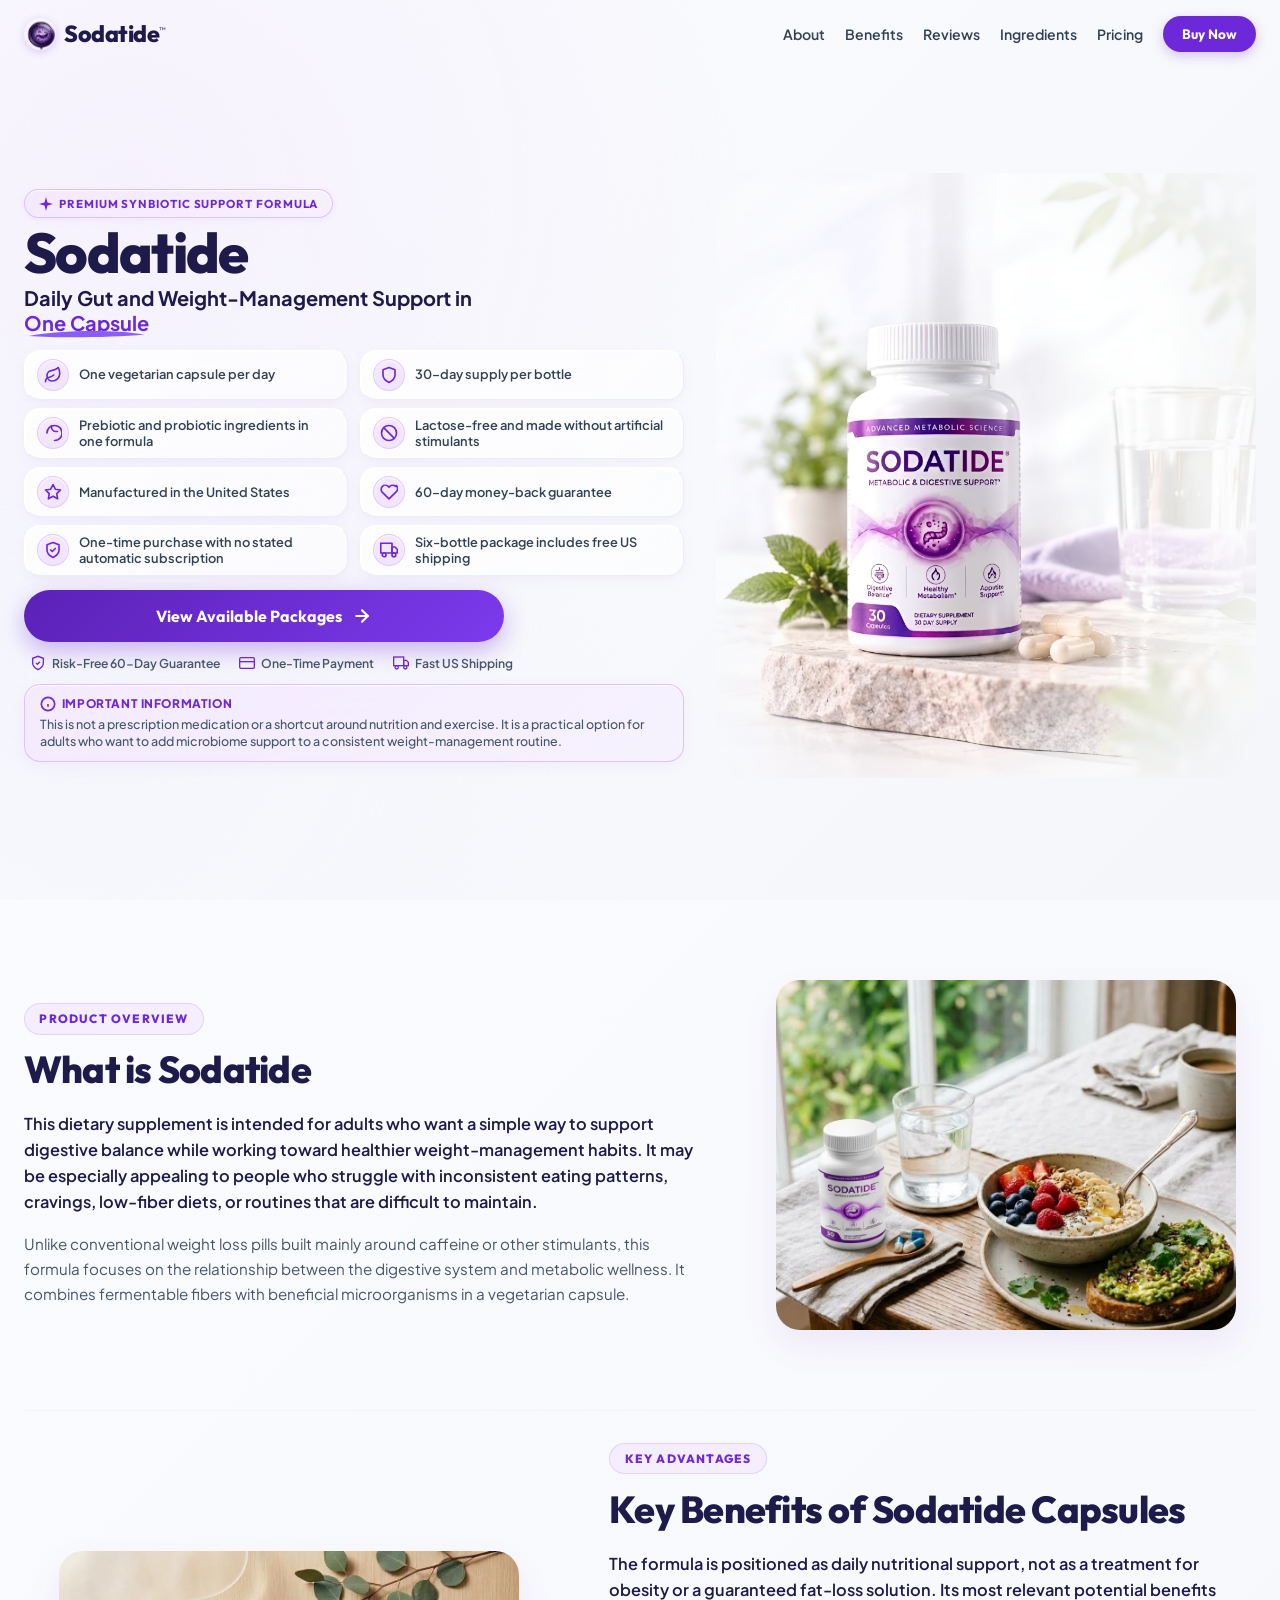
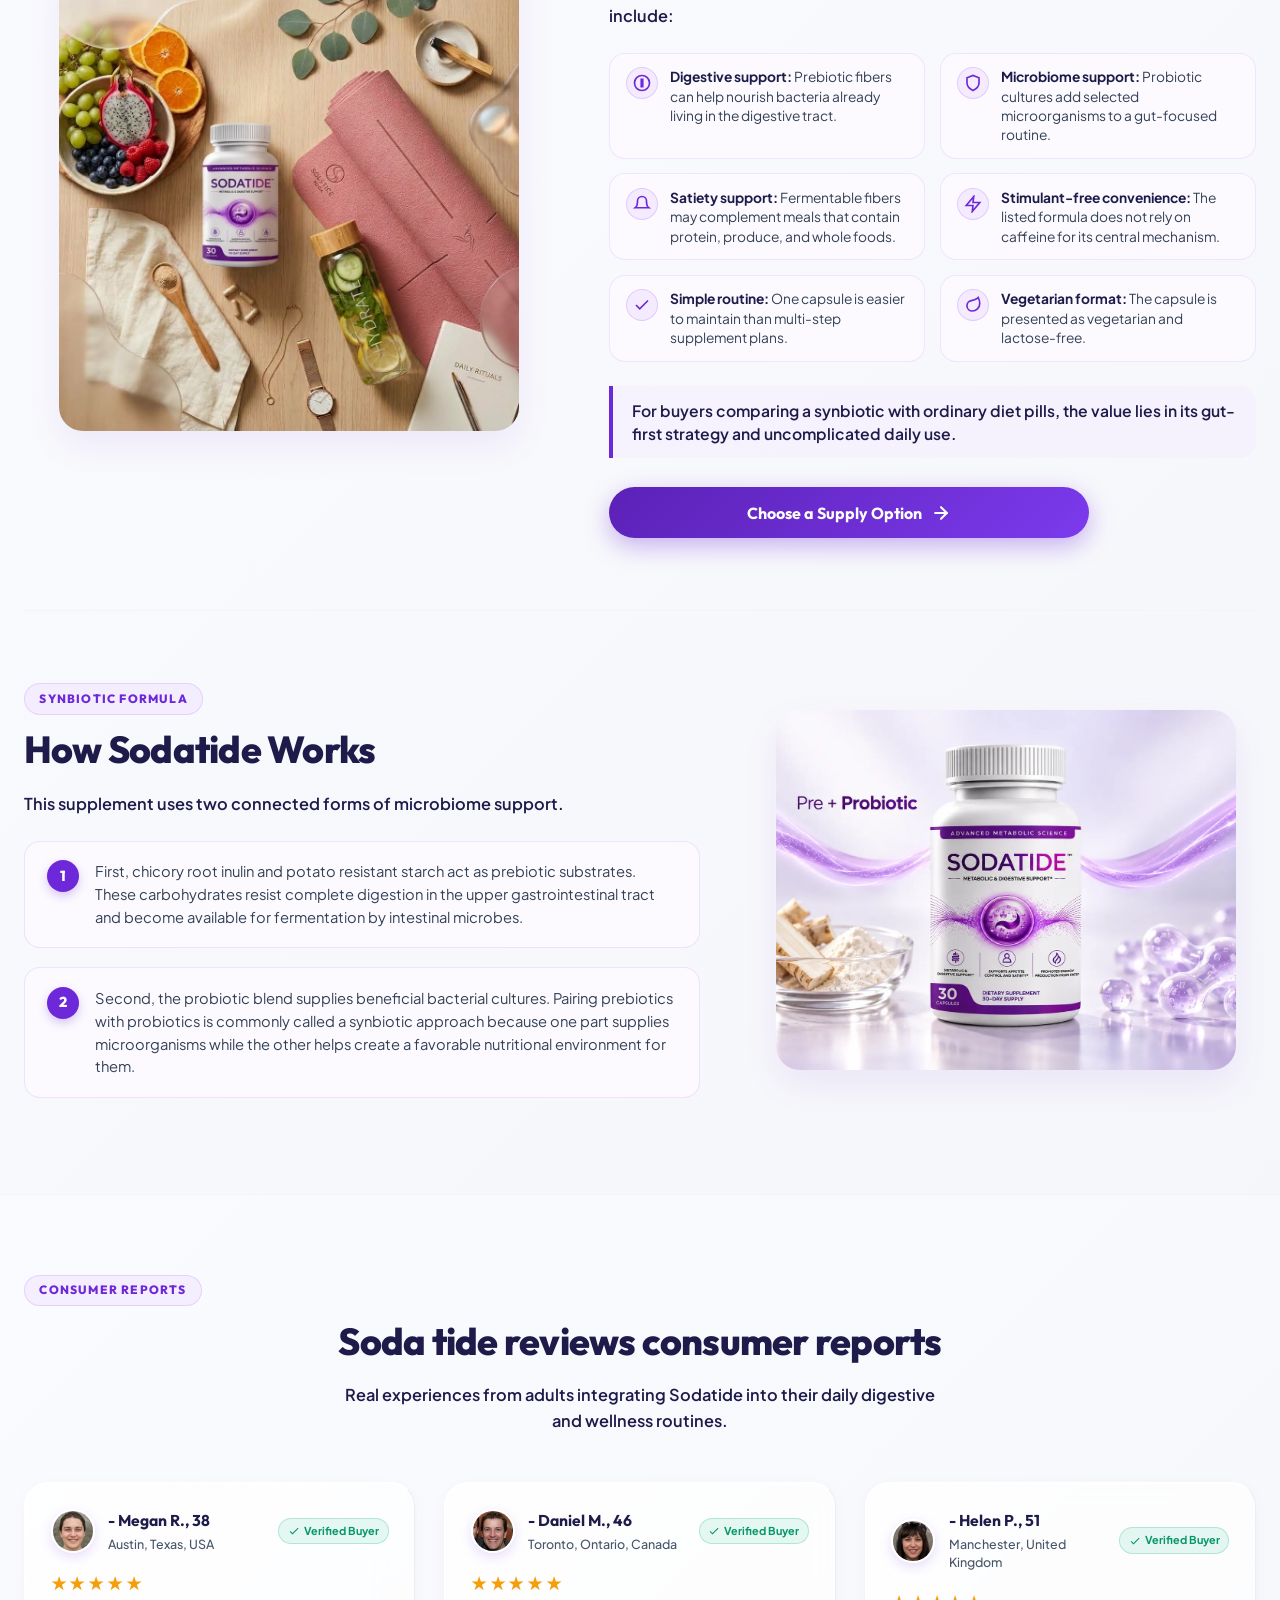
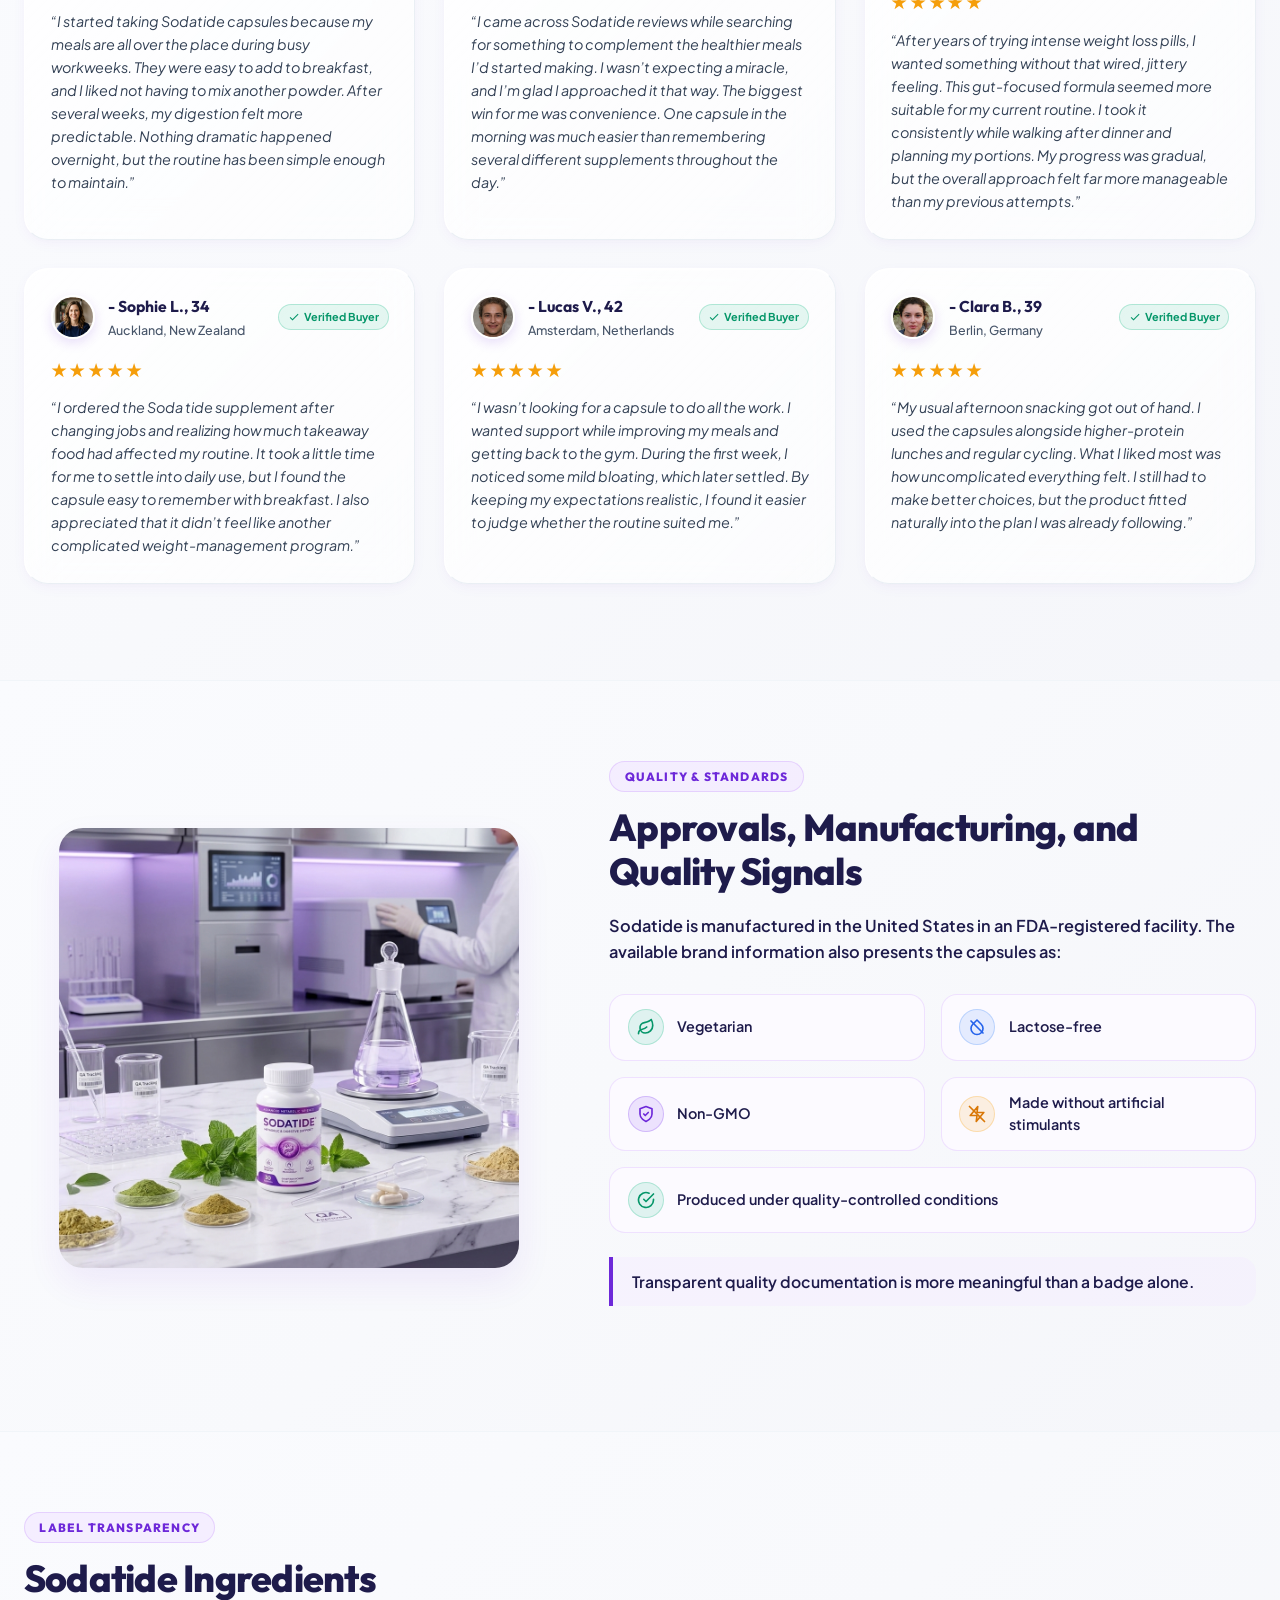
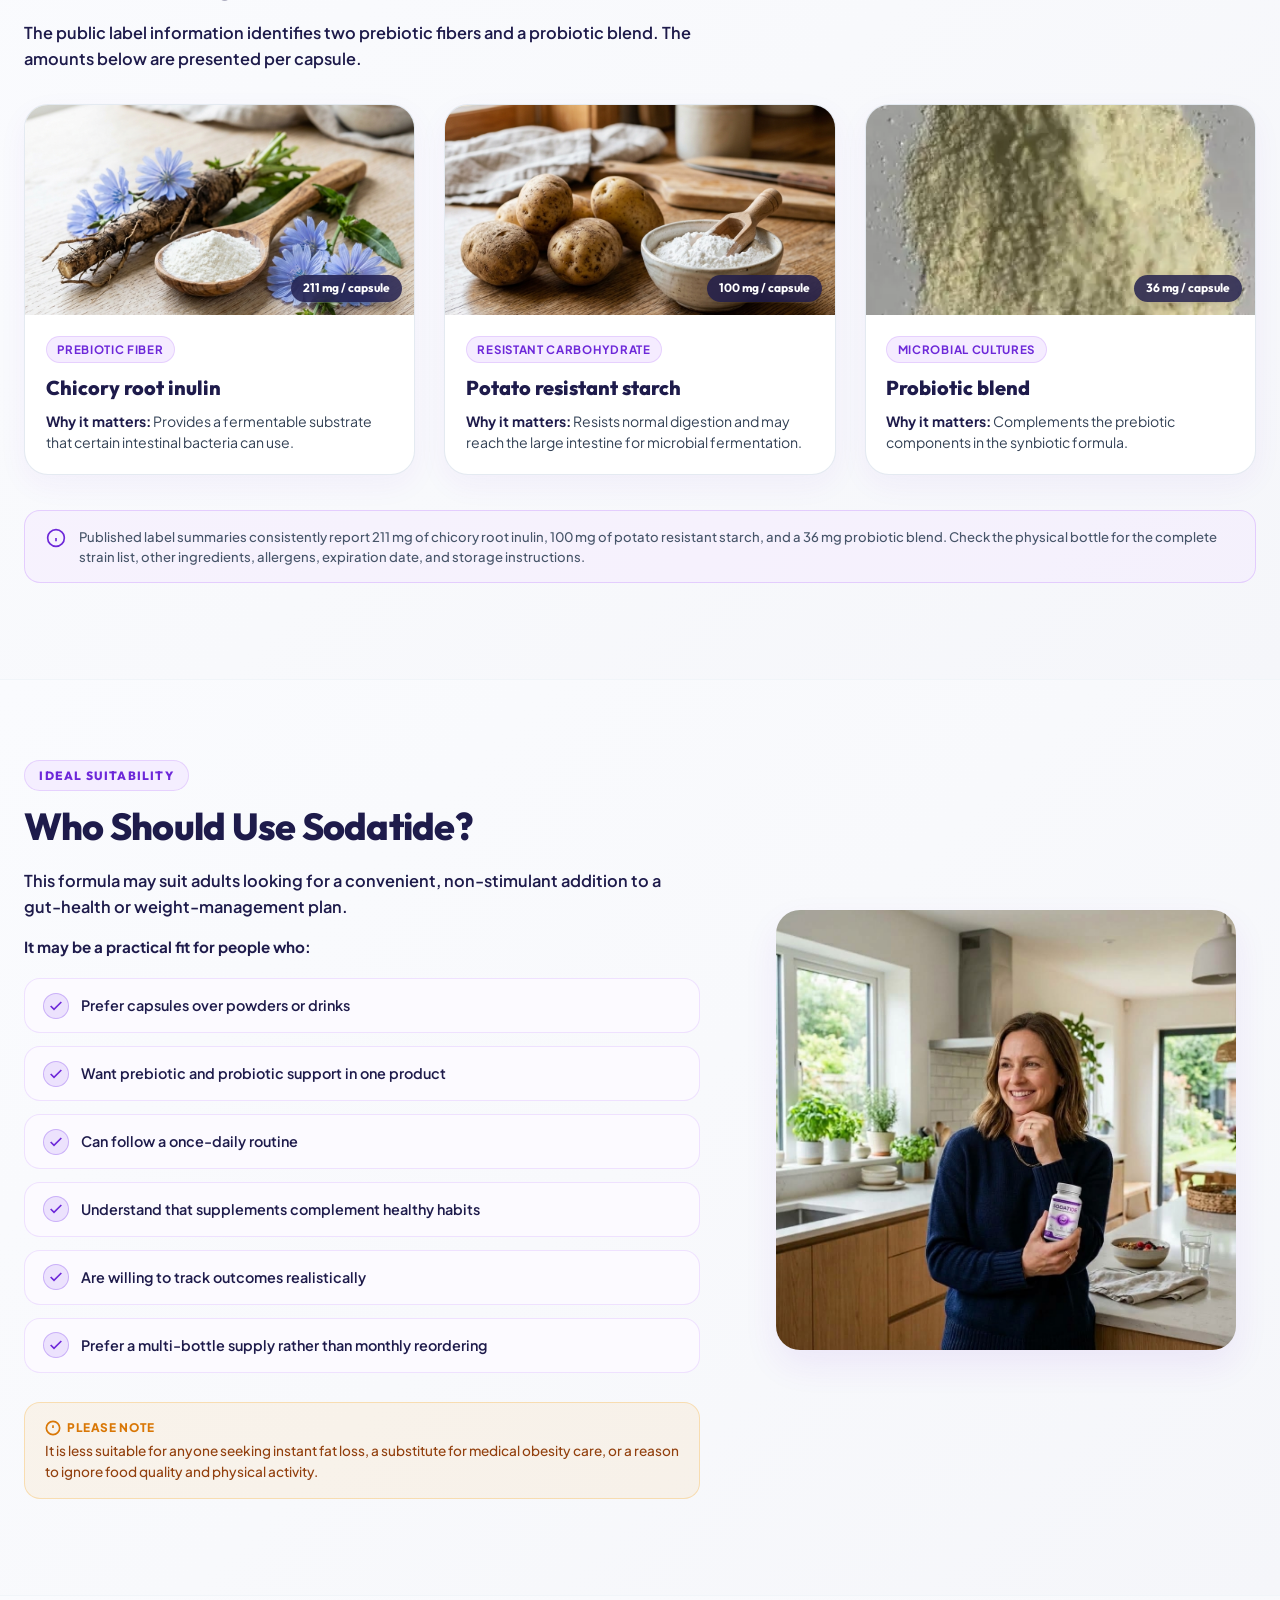
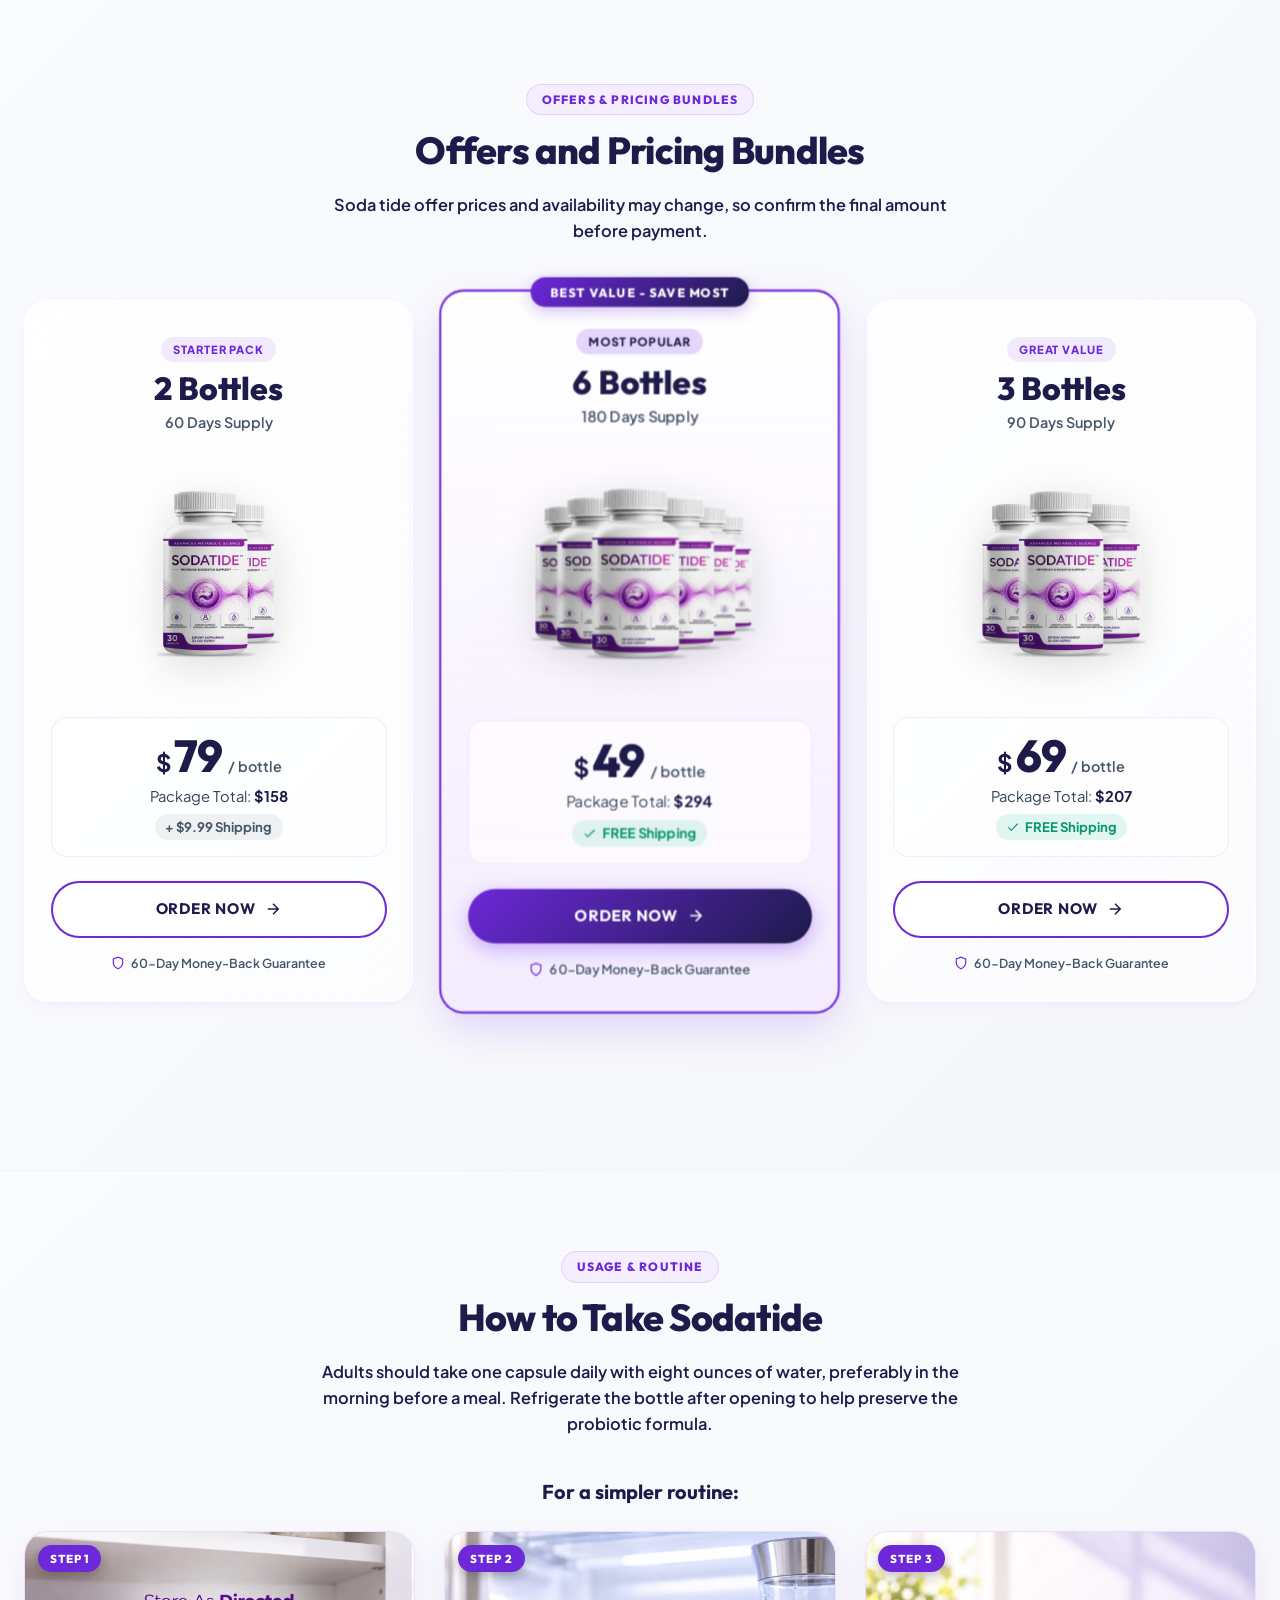
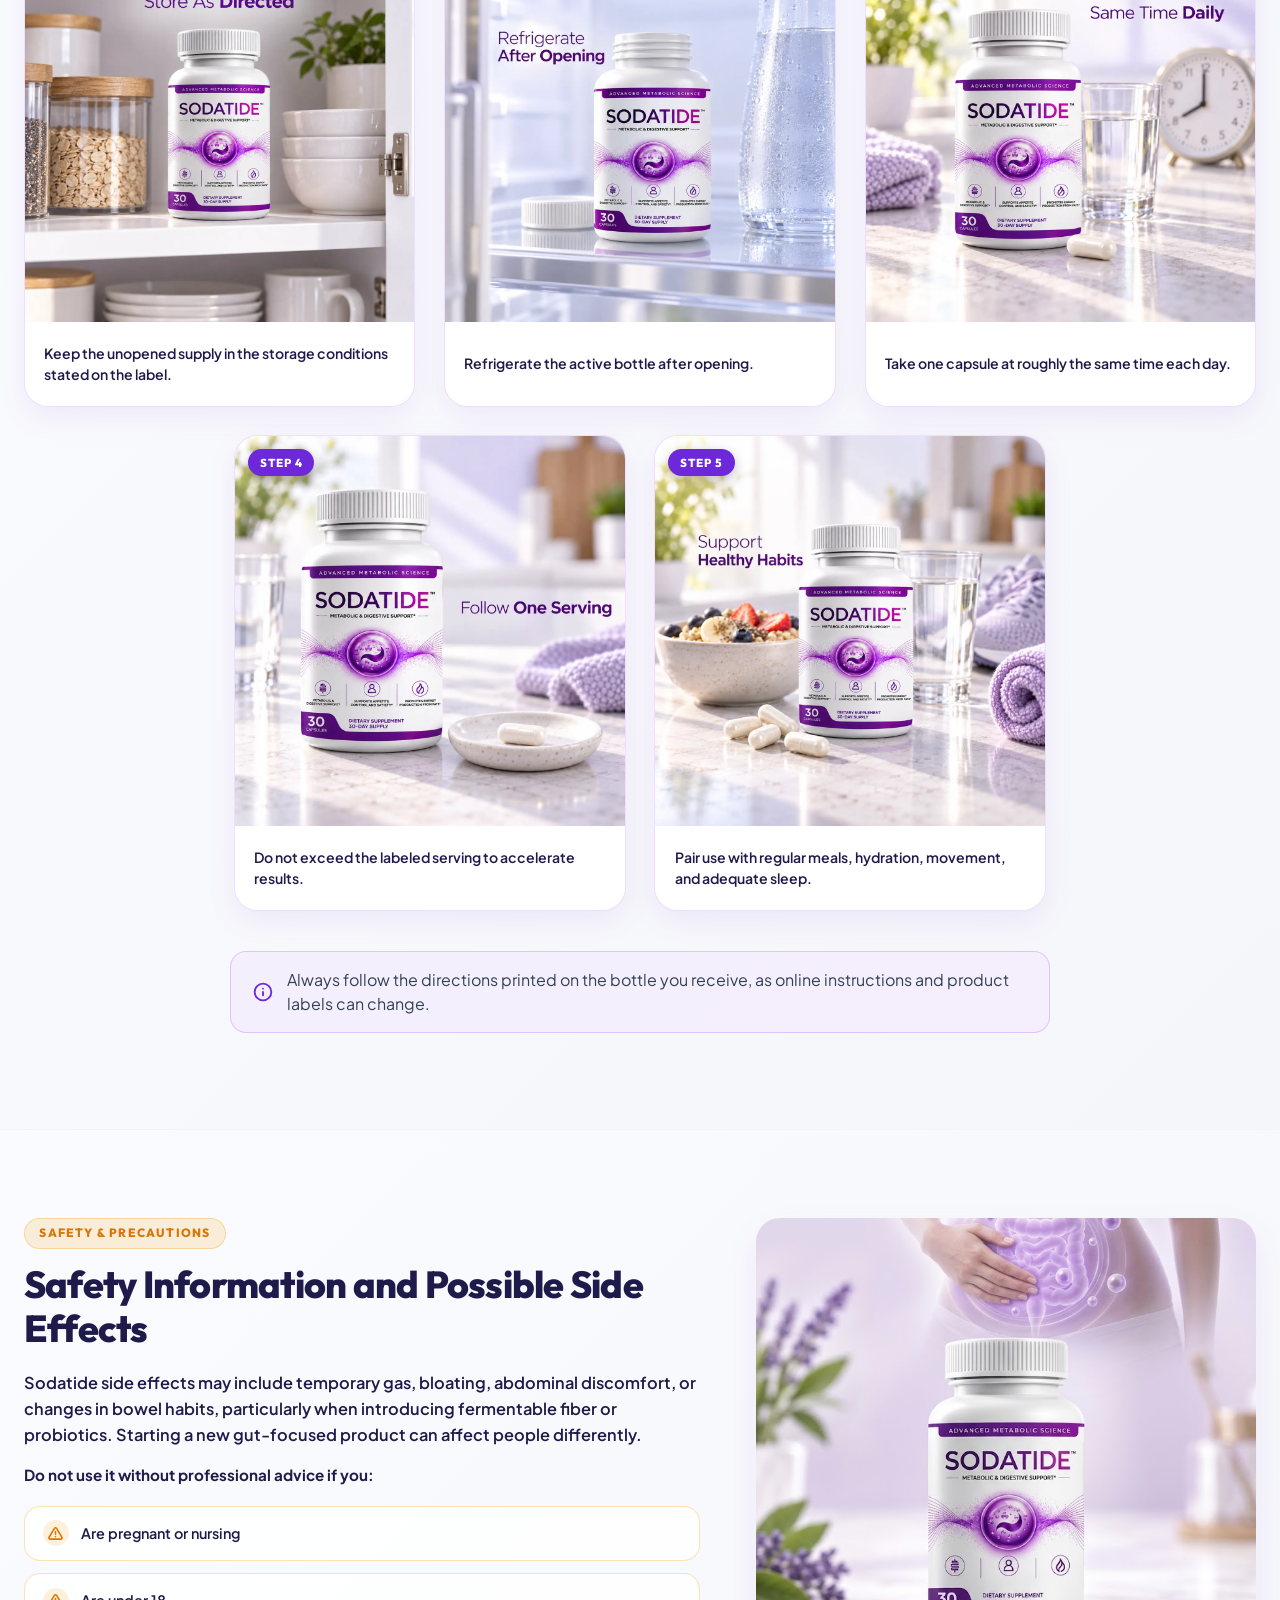
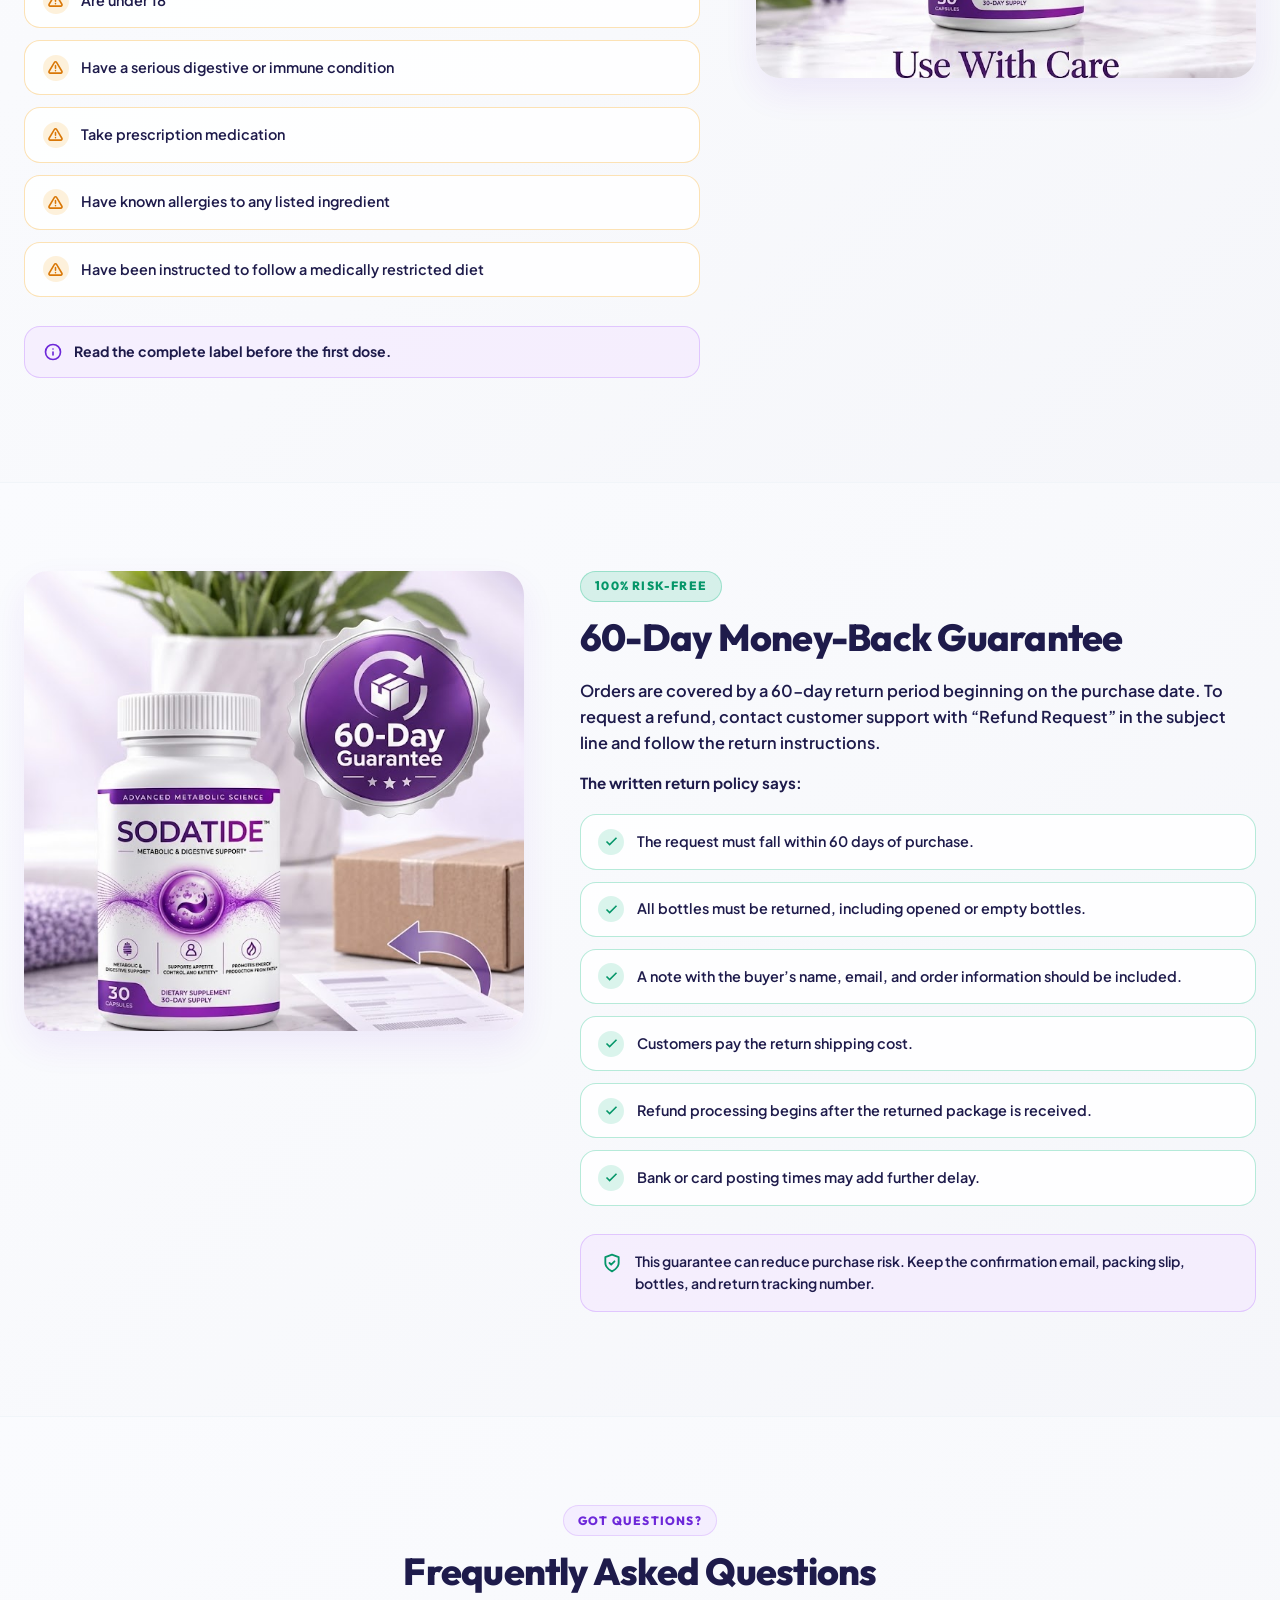
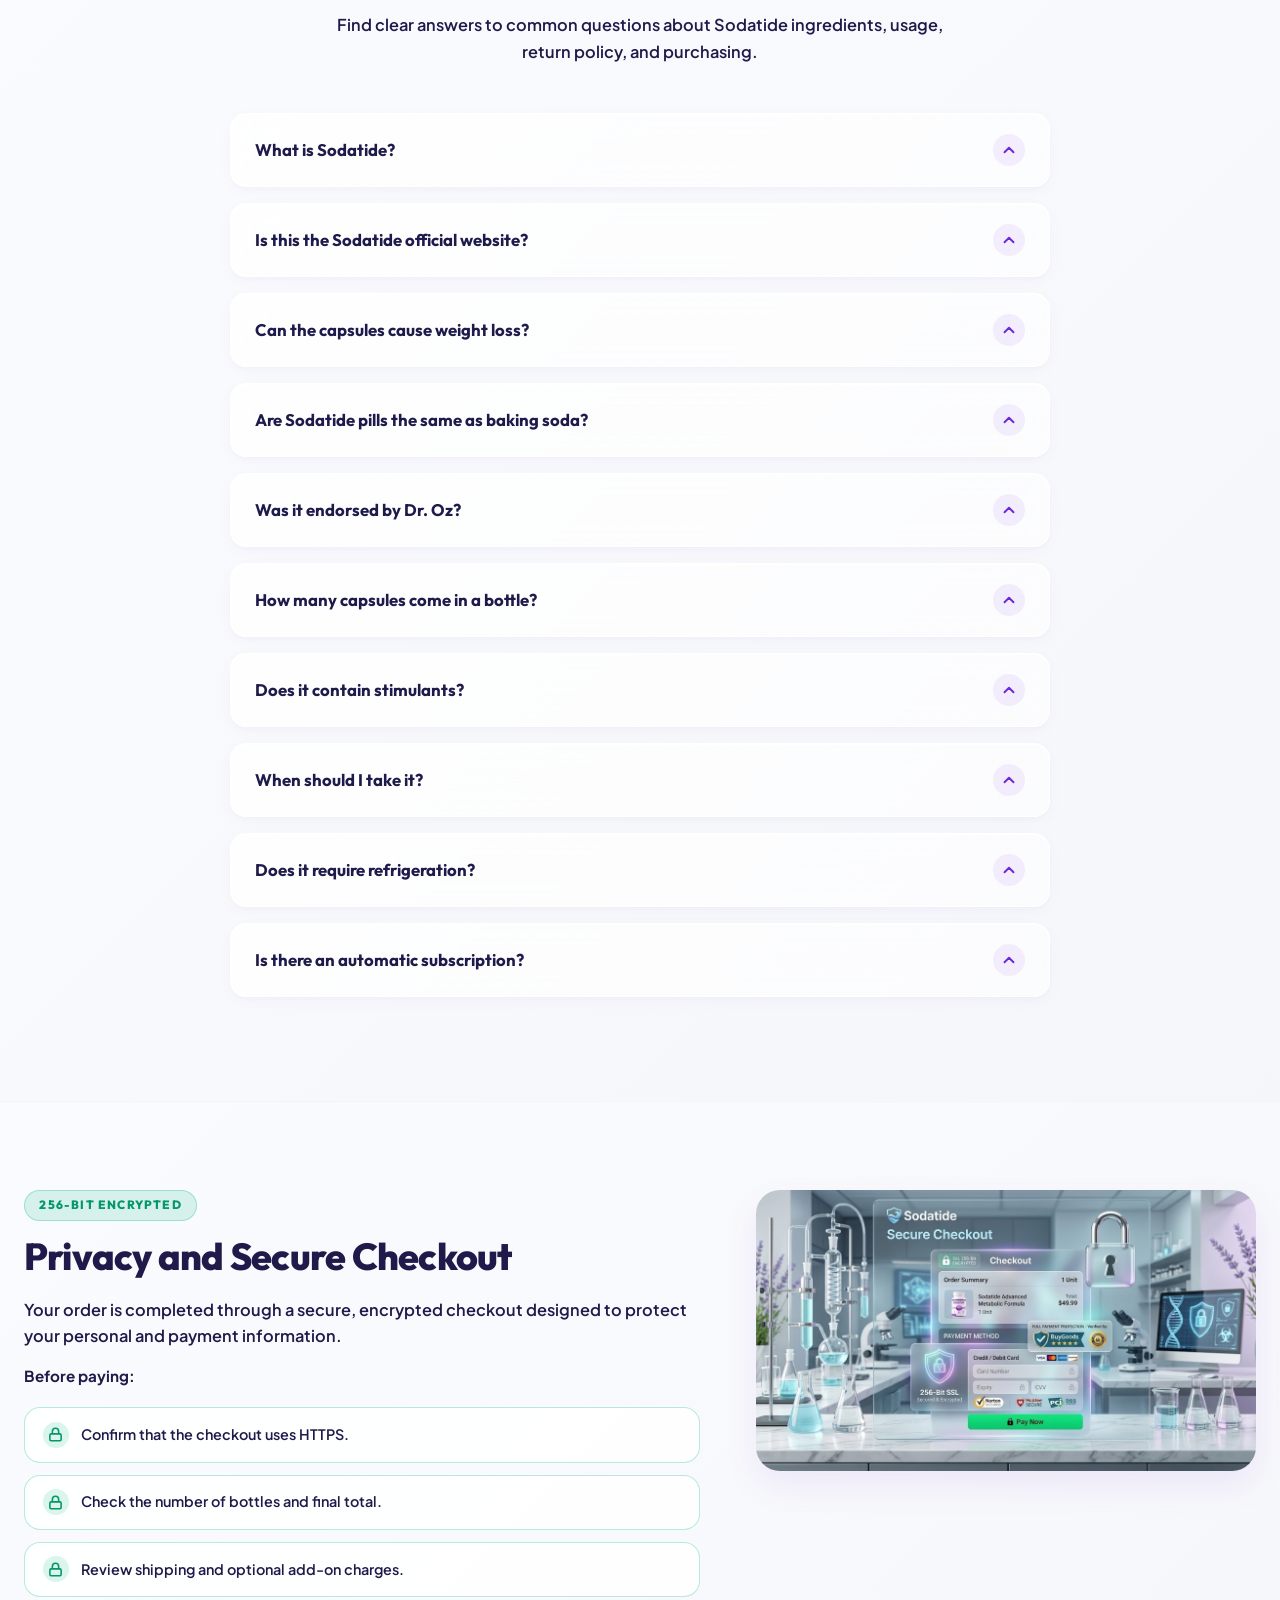
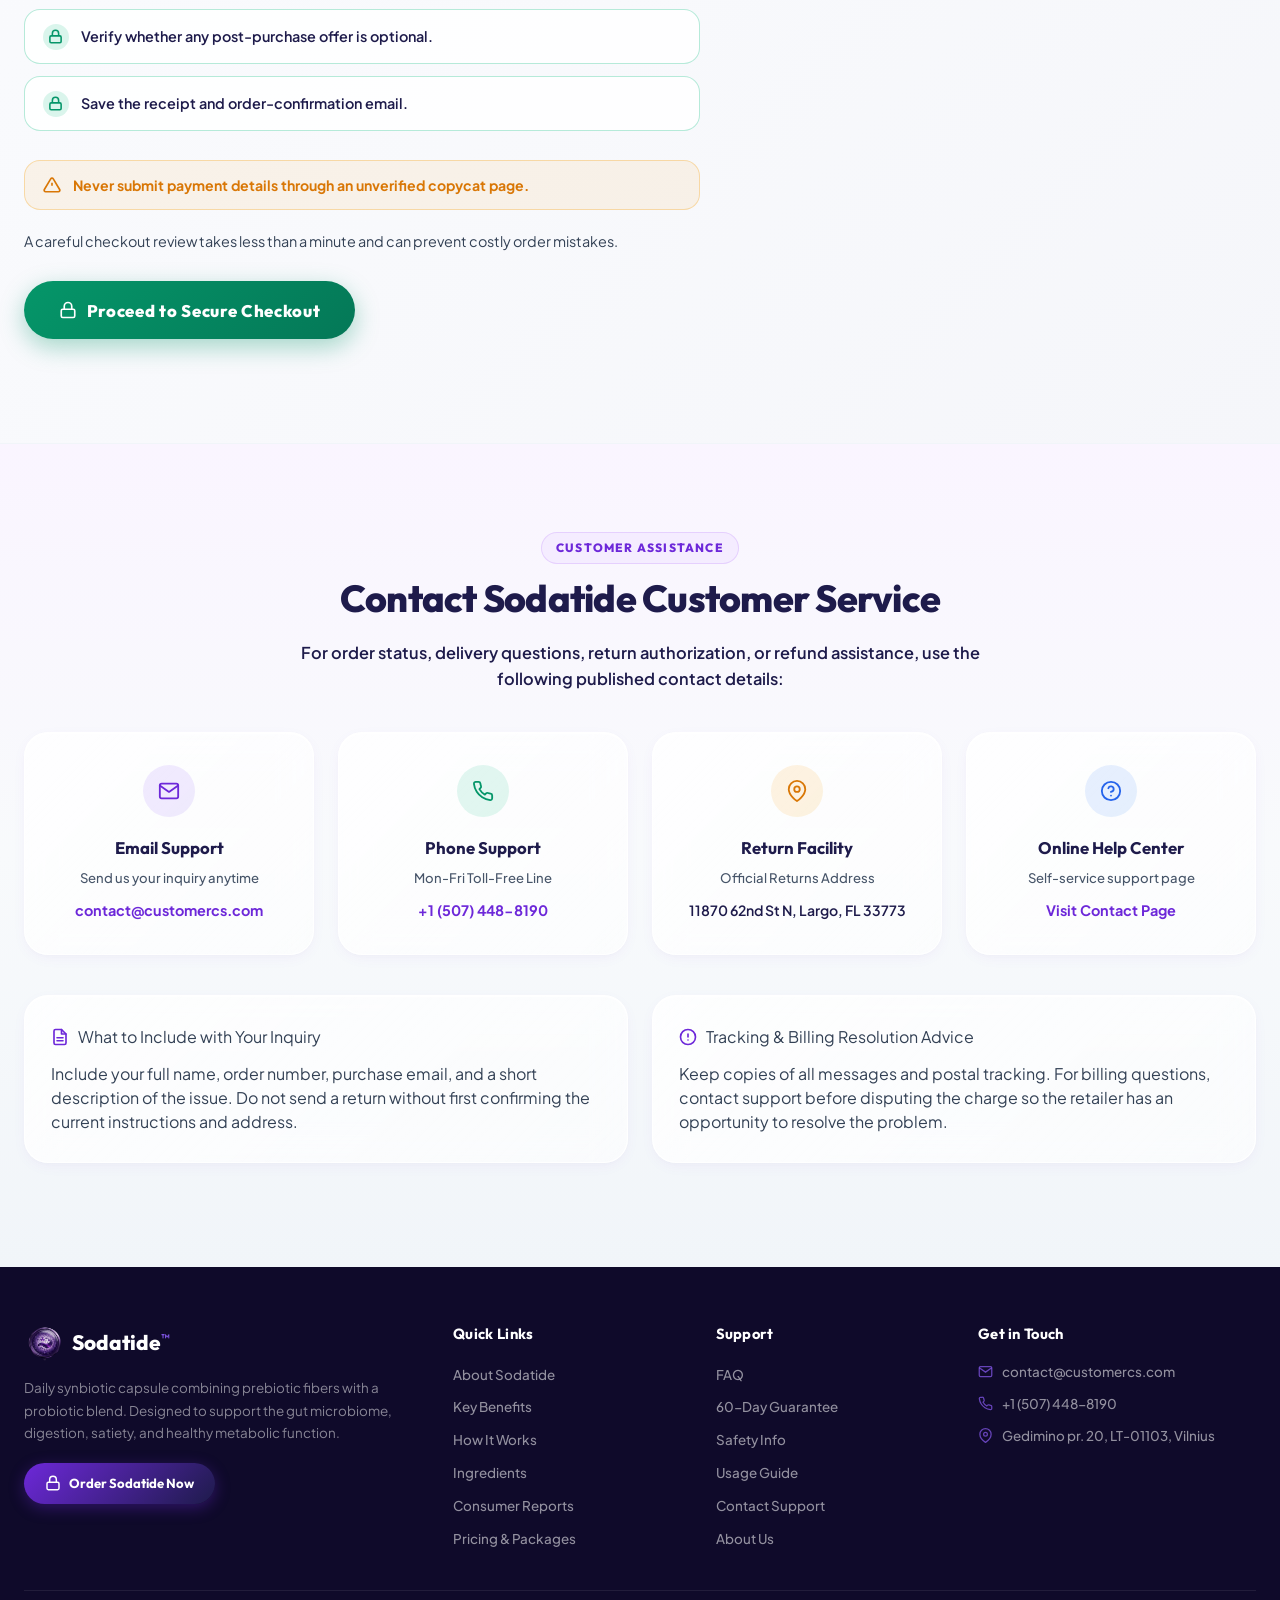
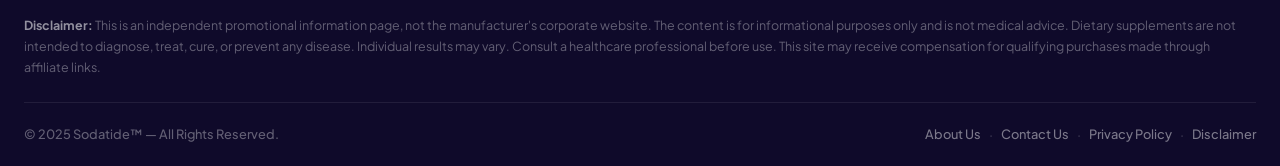
<file: index.html>
<!DOCTYPE html>
<html lang="en">
<head>
  <meta charset="UTF-8" />
  <meta name="viewport" content="width=device-width, initial-scale=1.0" />
  <title>Sodatide | Daily Gut and Weight-Management Support in One Capsule</title>
  <meta name="description" content="Sodatide is a daily synbiotic supplement featuring prebiotic and probiotic ingredients in one vegetarian capsule. 60-day money-back guarantee." />
  
  <!-- Google Fonts: Outfit, Plus Jakarta Sans -->
  <link rel="preconnect" href="https://fonts.googleapis.com">
  <link rel="preconnect" href="https://fonts.gstatic.com" crossorigin>
  <link href="https://fonts.googleapis.com/css2?family=Outfit:wght@500;600;700;800&family=Plus+Jakarta+Sans:wght@400;500;600;700&display=swap" rel="stylesheet">
  
  <link rel="icon" href="public/favicon.ico" type="image/x-icon" />
  <link rel="stylesheet" href="style.css" />

  <!-- Schema.org Structured Data -->
  <script type="application/ld+json">
  {
    "@context": "https://schema.org",
    "@graph": [
      {
        "@type": "WebSite",
        "@id": "https://www.sodatideofficial.us/#website",
        "url": "https://www.sodatideofficial.us/",
        "name": "Sodatide™ Official Information",
        "description": "Daily Synbiotic Support Supplement Information"
      },
      {
        "@type": "Organization",
        "@id": "https://www.sodatideofficial.us/#organization",
        "name": "Sodatide™",
        "url": "https://www.sodatideofficial.us",
        "logo": "https://www.sodatideofficial.us/public/logo.png",
        "email": "contact@customercs.com",
        "telephone": "+1-507-448-8190",
        "address": {
          "@type": "PostalAddress",
          "streetAddress": "Gedimino pr. 20",
          "addressLocality": "Vilnius",
          "postalCode": "LT-01103",
          "addressCountry": "Lithuania"
        }
      },
      {
        "@type": "Product",
        "@id": "https://www.sodatideofficial.us/#product",
        "name": "Sodatide Synbiotic Capsules",
        "image": "https://www.sodatideofficial.us/public/hero-blend.png",
        "description": "Sodatide is a once-daily synbiotic dietary supplement combining prebiotic fibers with a probiotic blend in vegetarian capsules to support gut microbiome, digestion, and satiety.",
        "brand": {
          "@type": "Brand",
          "name": "Sodatide™"
        },
        "offers": [
          {
            "@type": "Offer",
            "name": "6 Bottle Package (180 Day Supply)",
            "price": "234.00",
            "priceCurrency": "USD",
            "priceValidUntil": "2027-12-31",
            "availability": "https://schema.org/InStock",
            "url": "https://secureofficialsite.store/buy-sodatide"
          },
          {
            "@type": "Offer",
            "name": "3 Bottle Package (90 Day Supply)",
            "price": "147.00",
            "priceCurrency": "USD",
            "priceValidUntil": "2027-12-31",
            "availability": "https://schema.org/InStock",
            "url": "https://secureofficialsite.store/buy-sodatide"
          },
          {
            "@type": "Offer",
            "name": "1 Bottle Package (30 Day Supply)",
            "price": "69.00",
            "priceCurrency": "USD",
            "priceValidUntil": "2027-12-31",
            "availability": "https://schema.org/InStock",
            "url": "https://secureofficialsite.store/buy-sodatide"
          }
        ]
      },
      {
        "@type": "FAQPage",
        "@id": "https://www.sodatideofficial.us/#faq",
        "mainEntity": [
          {
            "@type": "Question",
            "name": "What is Sodatide?",
            "acceptedAnswer": {
              "@type": "Answer",
              "text": "Sodatide is a once-daily synbiotic capsule combining prebiotic fibers (Chicory Root Inulin and Potato Resistant Starch) with a probiotic blend. It is formulated to support gut microbiome, digestion, satiety, and healthy metabolic function."
            }
          },
          {
            "@type": "Question",
            "name": "Is this the Sodatide official website?",
            "acceptedAnswer": {
              "@type": "Answer",
              "text": "This is an independent promotional information page. Purchases are completed securely through BuyGoods, the stated online retailer."
            }
          },
          {
            "@type": "Question",
            "name": "Can the capsules cause weight loss?",
            "acceptedAnswer": {
              "@type": "Answer",
              "text": "The product is positioned as weight-management support, but no supplement can guarantee fat loss. Sustainable results depend on balanced nutrition, physical activity, sleep, and consistency."
            }
          },
          {
            "@type": "Question",
            "name": "Are Sodatide pills the same as baking soda?",
            "acceptedAnswer": {
              "@type": "Answer",
              "text": "No. Despite the 'soda tide' spelling sometimes used in searches, Sodatide is a capsule-based synbiotic formula."
            }
          },
          {
            "@type": "Question",
            "name": "How do I take Sodatide capsules?",
            "acceptedAnswer": {
              "@type": "Answer",
              "text": "Take one capsule daily with morning water or a meal according to bottle directions."
            }
          },
          {
            "@type": "Question",
            "name": "What is the return policy?",
            "acceptedAnswer": {
              "@type": "Answer",
              "text": "Orders are backed by a 60-day money-back guarantee."
            }
          }
        ]
      }
    ]
  }
  </script>
</head>
<body>

  <!-- Transparent Navbar -->
  <header class="navbar" id="navbar">
    <div class="container nav-inner">
      <a href="#hero" class="nav-logo">
        <img src="public/logo.png" alt="Sodatide logo" class="nav-logo-img" />
        <span class="nav-logo-text">Sodatide<sup>™</sup></span>
      </a>

      <nav class="nav-links" id="nav-links">
        <a href="#about" class="nav-link">About</a>
        <a href="#benefits" class="nav-link">Benefits</a>
        <a href="#reviews" class="nav-link">Reviews</a>
        <a href="#ingredients" class="nav-link">Ingredients</a>
        <a href="#pricing" class="nav-link">Pricing</a>
        <a href="https://secureofficialsite.store/buy-sodatide" target="_blank" rel="noopener" class="nav-cta">Buy Now</a>
      </nav>

      <!-- Hamburger Button (mobile) -->
      <button class="hamburger" id="hamburger-btn" aria-label="Toggle navigation menu" aria-expanded="false">
        <span class="ham-line"></span>
        <span class="ham-line"></span>
        <span class="ham-line"></span>
      </button>
    </div>
  </header>

  <!-- Mobile overlay backdrop -->
  <div class="mobile-nav-overlay" id="mobile-overlay"></div>

  <!-- Main Hero Section -->
  <section class="hero-section" id="hero">
    <!-- Ambient Background Glow Overlay -->
    <div class="hero-bg-overlay"></div>

    <div class="container hero-container">
      
      <!-- Left Section: Content -->
      <div class="hero-left">
        
        <!-- Eyebrow Pill Badge -->
        <div class="eyebrow-pill">
          <svg class="sparkle-icon" width="14" height="14" viewBox="0 0 24 24" fill="currentColor">
            <path d="M12 0L14.59 9.41L24 12L14.59 14.59L12 24L9.41 14.59L0 12L9.41 9.41L12 0Z"/>
          </svg>
          <span>PREMIUM SYNBIOTIC SUPPORT FORMULA</span>
        </div>

        <!-- Main Title -->
        <h1 class="hero-title">Sodatide</h1>

        <!-- Subtitle with Brush Curved Underline -->
        <h2 class="hero-subtitle">
          Daily Gut and Weight-Management Support in 
          <span class="underline-target">
            One Capsule
            <svg class="curved-underline" viewBox="0 0 160 16" fill="none" xmlns="http://www.w3.org/2000/svg">
              <path d="M3 12C45 4 115 3 157 10C115 14 45 15 3 12Z" fill="#8b5cf6"/>
            </svg>
          </span>
        </h2>

        <!-- 8 Glassmorphic Feature Cards Grid (2 Cols x 4 Rows) -->
        <div class="features-grid">
          
          <!-- Feature 1 -->
          <div class="feature-card">
            <div class="icon-bubble">
              <svg width="18" height="18" viewBox="0 0 24 24" fill="none" stroke="currentColor" stroke-width="2.2" stroke-linecap="round" stroke-linejoin="round">
                <path d="M11 20A7 7 0 0 1 9.8 6.1C15.5 5 17 4.48 19 2c1 2 2 4.18 2 8 0 5.5-4.78 10-10 10Z"/>
                <path d="M2 21c0-3 1.85-5.36 5.08-6C9.5 14.52 12 13 13 12"/>
              </svg>
            </div>
            <span class="feature-text">One vegetarian capsule per day</span>
          </div>

          <!-- Feature 2 -->
          <div class="feature-card">
            <div class="icon-bubble">
              <svg width="18" height="18" viewBox="0 0 24 24" fill="none" stroke="currentColor" stroke-width="2.2" stroke-linecap="round" stroke-linejoin="round">
                <path d="M12 22s8-4 8-10V5l-8-3-8 3v7c0 6 8 10 8 10z"/>
              </svg>
            </div>
            <span class="feature-text">30–day supply per bottle</span>
          </div>

          <!-- Feature 3 -->
          <div class="feature-card">
            <div class="icon-bubble">
              <svg width="18" height="18" viewBox="0 0 24 24" fill="none" stroke="currentColor" stroke-width="2.2" stroke-linecap="round" stroke-linejoin="round">
                <path d="M10 2v2a6 6 0 0 0 6 6h2"/><path d="M14 22A10 10 0 1 0 4 12"/>
              </svg>
            </div>
            <span class="feature-text">Prebiotic and probiotic ingredients in one formula</span>
          </div>

          <!-- Feature 4 -->
          <div class="feature-card">
            <div class="icon-bubble">
              <svg width="18" height="18" viewBox="0 0 24 24" fill="none" stroke="currentColor" stroke-width="2.2" stroke-linecap="round" stroke-linejoin="round">
                <circle cx="12" cy="12" r="10"/><path d="m4.93 4.93 14.14 14.14"/>
              </svg>
            </div>
            <span class="feature-text">Lactose-free and made without artificial stimulants</span>
          </div>

          <!-- Feature 5 -->
          <div class="feature-card">
            <div class="icon-bubble">
              <svg width="18" height="18" viewBox="0 0 24 24" fill="none" stroke="currentColor" stroke-width="2.2" stroke-linecap="round" stroke-linejoin="round">
                <polygon points="12 2 15.09 8.26 22 9.27 17 14.14 18.18 21.02 12 17.77 5.82 21.02 7 14.14 2 9.27 8.91 8.26 12 2"/>
              </svg>
            </div>
            <span class="feature-text">Manufactured in the United States</span>
          </div>

          <!-- Feature 6 -->
          <div class="feature-card">
            <div class="icon-bubble">
              <svg width="18" height="18" viewBox="0 0 24 24" fill="none" stroke="currentColor" stroke-width="2.2" stroke-linecap="round" stroke-linejoin="round">
                <path d="M20.84 4.61a5.5 5.5 0 0 0-7.78 0L12 5.67l-1.06-1.06a5.5 5.5 0 0 0-7.78 7.78l1.06 1.06L12 21.23l8.78-8.78 1.06-1.06a5.5 5.5 0 0 0 0-7.78z"/>
              </svg>
            </div>
            <span class="feature-text">60–day money-back guarantee</span>
          </div>

          <!-- Feature 7 -->
          <div class="feature-card">
            <div class="icon-bubble">
              <svg width="18" height="18" viewBox="0 0 24 24" fill="none" stroke="currentColor" stroke-width="2.2" stroke-linecap="round" stroke-linejoin="round">
                <path d="M12 22s8-4 8-10V5l-8-3-8 3v7c0 6 8 10 8 10z"/><polyline points="9 12 11 14 15 10"/>
              </svg>
            </div>
            <span class="feature-text">One-time purchase with no stated automatic subscription</span>
          </div>

          <!-- Feature 8 -->
          <div class="feature-card">
            <div class="icon-bubble">
              <svg width="18" height="18" viewBox="0 0 24 24" fill="none" stroke="currentColor" stroke-width="2.2" stroke-linecap="round" stroke-linejoin="round">
                <rect x="1" y="3" width="15" height="13"/><polygon points="16 8 20 8 23 11 23 16 16 16 16 8"/><circle cx="5.5" cy="18.5" r="2.5"/><circle cx="18.5" cy="18.5" r="2.5"/>
              </svg>
            </div>
            <span class="feature-text">Six-bottle package includes free US shipping</span>
          </div>

        </div>

        <!-- CTA Button -->
        <div class="cta-wrap">
          <a href="https://secureofficialsite.store/buy-sodatide" target="_blank" rel="noopener" class="cta-button">
            <span>View Available Packages</span>
            <svg class="cta-arrow" width="20" height="20" viewBox="0 0 24 24" fill="none" stroke="currentColor" stroke-width="2.5" stroke-linecap="round" stroke-linejoin="round">
              <line x1="5" y1="12" x2="19" y2="12"/><polyline points="12 5 19 12 12 19"/>
            </svg>
          </a>
        </div>

        <!-- Trust Line -->
        <div class="trust-line">
          <div class="trust-badge">
            <svg width="16" height="16" viewBox="0 0 24 24" fill="none" stroke="currentColor" stroke-width="2">
              <path d="M12 22s8-4 8-10V5l-8-3-8 3v7c0 6 8 10 8 10z"/><polyline points="9 12 11 14 15 10"/>
            </svg>
            <span>Risk-Free 60-Day Guarantee</span>
          </div>
          <div class="trust-badge">
            <svg width="16" height="16" viewBox="0 0 24 24" fill="none" stroke="currentColor" stroke-width="2">
              <rect x="1" y="4" width="22" height="16" rx="2" ry="2"/><line x1="1" y1="10" x2="23" y2="10"/>
            </svg>
            <span>One-Time Payment</span>
          </div>
          <div class="trust-badge">
            <svg width="16" height="16" viewBox="0 0 24 24" fill="none" stroke="currentColor" stroke-width="2">
              <rect x="1" y="3" width="15" height="13"/><polygon points="16 8 20 8 23 11 23 16 16 16 16 8"/><circle cx="5.5" cy="18.5" r="2.5"/><circle cx="18.5" cy="18.5" r="2.5"/>
            </svg>
            <span>Fast US Shipping</span>
          </div>
        </div>

        <!-- Glassmorphic Important Information Box -->
        <div class="info-box">
          <div class="info-header">
            <svg width="16" height="16" viewBox="0 0 24 24" fill="none" stroke="currentColor" stroke-width="2.5">
              <circle cx="12" cy="12" r="10"/><line x1="12" y1="16" x2="12" y2="12"/><line x1="12" y1="8" x2="12.01" y2="8"/>
            </svg>
            <span>IMPORTANT INFORMATION</span>
          </div>
          <p class="info-content">
            This is not a prescription medication or a shortcut around nutrition and exercise. It is a practical option for adults who want to add microbiome support to a consistent weight-management routine.
          </p>
        </div>

      </div>

      <!-- Right Section: Seamless Full-Bleed Image -->
      <div class="hero-right">
        <div class="hero-image-stage">
          <img 
            src="public/hero.png" 
            alt="Sodatide supplement bottle with daily synbiotic capsules" 
            class="hero-main-img" 
          />
        </div>
      </div>

    </div>
  </section>

  <!-- About & Benefits Section (Appended directly after Hero) -->
  <section class="about-section" id="about">
    <div class="container">
      
      <!-- Block 1: What is Sodatide -->
      <div class="about-grid">
        <div class="about-text-content">
          <div class="section-badge">PRODUCT OVERVIEW</div>
          <h2 class="section-heading">What is Sodatide</h2>
          <p class="section-lead-p">
            This dietary supplement is intended for adults who want a simple way to support digestive balance while working toward healthier weight-management habits. It may be especially appealing to people who struggle with inconsistent eating patterns, cravings, low-fiber diets, or routines that are difficult to maintain.
          </p>
          <p class="section-body-p">
            Unlike conventional weight loss pills built mainly around caffeine or other stimulants, this formula focuses on the relationship between the digestive system and metabolic wellness. It combines fermentable fibers with beneficial microorganisms in a vegetarian capsule.
          </p>
        </div>
        <div class="about-img-wrap">
          <div class="img-glass-frame">
            <img 
              src="public/sodatide-breakfast.png" 
              alt="Sodatide capsules beside water and a balanced breakfast" 
              class="about-img"
            />
          </div>
        </div>
      </div>

      <!-- Block 2: Key Benefits of Sodatide Capsules -->
      <div class="benefits-block" id="benefits">
        <div class="benefits-grid">
          <div class="benefits-img-wrap">
            <div class="img-glass-frame">
              <img 
                src="public/sodatide-lifestyle.png" 
                alt="Sodatide weight loss support as part of a balanced lifestyle" 
                class="benefits-img"
              />
            </div>
          </div>

          <div class="benefits-text-content">
            <div class="section-badge">KEY ADVANTAGES</div>
            <h2 class="section-heading">Key Benefits of Sodatide Capsules</h2>
            <p class="section-lead-p">
              The formula is positioned as daily nutritional support, not as a treatment for obesity or a guaranteed fat-loss solution. Its most relevant potential benefits include:
            </p>

            <div class="benefits-list">
              <!-- Benefit 1 -->
              <div class="benefit-card">
                <div class="benefit-icon-bubble">
                  <svg width="18" height="18" viewBox="0 0 24 24" fill="none" stroke="currentColor" stroke-width="2.2"><path d="M12 2a10 10 0 1 0 10 10A10 10 0 0 0 12 2zm1 15h-2v-6h2zm0-8h-2V7h2z"/></svg>
                </div>
                <div class="benefit-card-content">
                  <strong>Digestive support:</strong> Prebiotic fibers can help nourish bacteria already living in the digestive tract.
                </div>
              </div>

              <!-- Benefit 2 -->
              <div class="benefit-card">
                <div class="benefit-icon-bubble">
                  <svg width="18" height="18" viewBox="0 0 24 24" fill="none" stroke="currentColor" stroke-width="2.2"><path d="M12 22s8-4 8-10V5l-8-3-8 3v7c0 6 8 10 8 10z"/></svg>
                </div>
                <div class="benefit-card-content">
                  <strong>Microbiome support:</strong> Probiotic cultures add selected microorganisms to a gut-focused routine.
                </div>
              </div>

              <!-- Benefit 3 -->
              <div class="benefit-card">
                <div class="benefit-icon-bubble">
                  <svg width="18" height="18" viewBox="0 0 24 24" fill="none" stroke="currentColor" stroke-width="2.2"><path d="M18 8A6 6 0 0 0 6 8c0 7-3 9-3 9h18s-3-2-3-9"/></svg>
                </div>
                <div class="benefit-card-content">
                  <strong>Satiety support:</strong> Fermentable fibers may complement meals that contain protein, produce, and whole foods.
                </div>
              </div>

              <!-- Benefit 4 -->
              <div class="benefit-card">
                <div class="benefit-icon-bubble">
                  <svg width="18" height="18" viewBox="0 0 24 24" fill="none" stroke="currentColor" stroke-width="2.2"><polygon points="13 2 3 14 12 14 11 22 21 10 12 10 13 2"/></svg>
                </div>
                <div class="benefit-card-content">
                  <strong>Stimulant-free convenience:</strong> The listed formula does not rely on caffeine for its central mechanism.
                </div>
              </div>

              <!-- Benefit 5 -->
              <div class="benefit-card">
                <div class="benefit-icon-bubble">
                  <svg width="18" height="18" viewBox="0 0 24 24" fill="none" stroke="currentColor" stroke-width="2.2"><polyline points="20 6 9 17 4 12"/></svg>
                </div>
                <div class="benefit-card-content">
                  <strong>Simple routine:</strong> One capsule is easier to maintain than multi-step supplement plans.
                </div>
              </div>

              <!-- Benefit 6 -->
              <div class="benefit-card">
                <div class="benefit-icon-bubble">
                  <svg width="18" height="18" viewBox="0 0 24 24" fill="none" stroke="currentColor" stroke-width="2.2"><path d="M11 20A7 7 0 0 1 9.8 6.1C15.5 5 17 4.48 19 2c1 2 2 4.18 2 8 0 5.5-4.78 10-10 10Z"/></svg>
                </div>
                <div class="benefit-card-content">
                  <strong>Vegetarian format:</strong> The capsule is presented as vegetarian and lactose-free.
                </div>
              </div>
            </div>

            <p class="benefits-summary-text">
              For buyers comparing a synbiotic with ordinary diet pills, the value lies in its gut-first strategy and uncomplicated daily use.
            </p>

            <div class="benefits-cta-wrap">
              <a href="https://secureofficialsite.store/buy-sodatide" target="_blank" rel="noopener" class="cta-button">
                <span>Choose a Supply Option</span>
                <svg class="cta-arrow" width="20" height="20" viewBox="0 0 24 24" fill="none" stroke="currentColor" stroke-width="2.5" stroke-linecap="round" stroke-linejoin="round">
                  <line x1="5" y1="12" x2="19" y2="12"/><polyline points="12 5 19 12 12 19"/>
                </svg>
              </a>
            </div>

          </div>
        </div>
      </div>

      <!-- Block 3: How Sodatide Works -->
      <div class="works-block" id="how-it-works">
        <div class="works-grid">
          <div class="works-text-content">
            <div class="section-badge">SYNBIOTIC FORMULA</div>
            <h2 class="section-heading">How Sodatide Works</h2>
            <p class="section-lead-p">
              This supplement uses two connected forms of microbiome support.
            </p>

            <div class="works-steps-list">
              <!-- Step 1 -->
              <div class="works-step-card">
                <div class="step-num-pill">1</div>
                <div class="step-card-text">
                  First, chicory root inulin and potato resistant starch act as prebiotic substrates. These carbohydrates resist complete digestion in the upper gastrointestinal tract and become available for fermentation by intestinal microbes.
                </div>
              </div>

              <!-- Step 2 -->
              <div class="works-step-card">
                <div class="step-num-pill">2</div>
                <div class="step-card-text">
                  Second, the probiotic blend supplies beneficial bacterial cultures. Pairing prebiotics with probiotics is commonly called a synbiotic approach because one part supplies microorganisms while the other helps create a favorable nutritional environment for them.
                </div>
              </div>
            </div>
          </div>

          <div class="works-img-wrap">
            <div class="img-glass-frame">
              <img 
                src="public/How%20Sodatide%20Works.webp" 
                alt="How Sodatide supplement combines prebiotics and probiotics" 
                class="works-img"
              />
            </div>
          </div>
        </div>
      </div>

    </div>
  </section>

  <!-- Consumer Reviews Section -->
  <section class="reviews-section" id="reviews">
    <div class="container">
      <div class="section-title-box">
        <div class="section-badge">CONSUMER REPORTS</div>
        <h2 class="section-heading" style="text-align: center;">Soda tide reviews consumer reports</h2>
        <p class="section-lead-p" style="margin: 0 auto; max-width: 620px; text-align: center;">
          Real experiences from adults integrating Sodatide into their daily digestive and wellness routines.
        </p>
      </div>

      <div class="reviews-grid">
        
        <!-- Review 1: Megan R. -->
        <div class="review-card">
          <div class="review-top">
            <img src="public/Megan.webp" alt="Megan R." class="reviewer-avatar-img" />
            <div class="reviewer-info">
              <h3 class="reviewer-name">- Megan R., 38</h3>
              <p class="reviewer-location">Austin, Texas, USA</p>
            </div>
            <div class="verified-badge">
              <svg width="12" height="12" viewBox="0 0 24 24" fill="currentColor"><path d="M9 16.17L4.83 12l-1.42 1.41L9 19 21 7l-1.41-1.41z"/></svg>
              <span>Verified Buyer</span>
            </div>
          </div>
          <div class="star-rating">
            ★★★★★
          </div>
          <p class="review-quote">
            “I started taking Sodatide capsules because my meals are all over the place during busy workweeks. They were easy to add to breakfast, and I liked not having to mix another powder. After several weeks, my digestion felt more predictable. Nothing dramatic happened overnight, but the routine has been simple enough to maintain.”
          </p>
        </div>

        <!-- Review 2: Daniel M. -->
        <div class="review-card">
          <div class="review-top">
            <img src="public/Daniel.webp" alt="Daniel M." class="reviewer-avatar-img" />
            <div class="reviewer-info">
              <h3 class="reviewer-name">- Daniel M., 46</h3>
              <p class="reviewer-location">Toronto, Ontario, Canada</p>
            </div>
            <div class="verified-badge">
              <svg width="12" height="12" viewBox="0 0 24 24" fill="currentColor"><path d="M9 16.17L4.83 12l-1.42 1.41L9 19 21 7l-1.41-1.41z"/></svg>
              <span>Verified Buyer</span>
            </div>
          </div>
          <div class="star-rating">
            ★★★★★
          </div>
          <p class="review-quote">
            “I came across Sodatide reviews while searching for something to complement the healthier meals I’d started making. I wasn’t expecting a miracle, and I’m glad I approached it that way. The biggest win for me was convenience. One capsule in the morning was much easier than remembering several different supplements throughout the day.”
          </p>
        </div>

        <!-- Review 3: Helen P. -->
        <div class="review-card">
          <div class="review-top">
            <img src="public/Helen.webp" alt="Helen P." class="reviewer-avatar-img" />
            <div class="reviewer-info">
              <h3 class="reviewer-name">- Helen P., 51</h3>
              <p class="reviewer-location">Manchester, United Kingdom</p>
            </div>
            <div class="verified-badge">
              <svg width="12" height="12" viewBox="0 0 24 24" fill="currentColor"><path d="M9 16.17L4.83 12l-1.42 1.41L9 19 21 7l-1.41-1.41z"/></svg>
              <span>Verified Buyer</span>
            </div>
          </div>
          <div class="star-rating">
            ★★★★★
          </div>
          <p class="review-quote">
            “After years of trying intense weight loss pills, I wanted something without that wired, jittery feeling. This gut-focused formula seemed more suitable for my current routine. I took it consistently while walking after dinner and planning my portions. My progress was gradual, but the overall approach felt far more manageable than my previous attempts.”
          </p>
        </div>

        <!-- Review 4: Sophie L. -->
        <div class="review-card">
          <div class="review-top">
            <img src="public/Sophie.webp" alt="Sophie L." class="reviewer-avatar-img" />
            <div class="reviewer-info">
              <h3 class="reviewer-name">- Sophie L., 34</h3>
              <p class="reviewer-location">Auckland, New Zealand</p>
            </div>
            <div class="verified-badge">
              <svg width="12" height="12" viewBox="0 0 24 24" fill="currentColor"><path d="M9 16.17L4.83 12l-1.42 1.41L9 19 21 7l-1.41-1.41z"/></svg>
              <span>Verified Buyer</span>
            </div>
          </div>
          <div class="star-rating">
            ★★★★★
          </div>
          <p class="review-quote">
            “I ordered the Soda tide supplement after changing jobs and realizing how much takeaway food had affected my routine. It took a little time for me to settle into daily use, but I found the capsule easy to remember with breakfast. I also appreciated that it didn’t feel like another complicated weight-management program.”
          </p>
        </div>

        <!-- Review 5: Lucas V. -->
        <div class="review-card">
          <div class="review-top">
            <img src="public/Lucas.webp" alt="Lucas V." class="reviewer-avatar-img" />
            <div class="reviewer-info">
              <h3 class="reviewer-name">- Lucas V., 42</h3>
              <p class="reviewer-location">Amsterdam, Netherlands</p>
            </div>
            <div class="verified-badge">
              <svg width="12" height="12" viewBox="0 0 24 24" fill="currentColor"><path d="M9 16.17L4.83 12l-1.42 1.41L9 19 21 7l-1.41-1.41z"/></svg>
              <span>Verified Buyer</span>
            </div>
          </div>
          <div class="star-rating">
            ★★★★★
          </div>
          <p class="review-quote">
            “I wasn’t looking for a capsule to do all the work. I wanted support while improving my meals and getting back to the gym. During the first week, I noticed some mild bloating, which later settled. By keeping my expectations realistic, I found it easier to judge whether the routine suited me.”
          </p>
        </div>

        <!-- Review 6: Clara B. -->
        <div class="review-card">
          <div class="review-top">
            <img src="public/Clara.webp" alt="Clara B." class="reviewer-avatar-img" />
            <div class="reviewer-info">
              <h3 class="reviewer-name">- Clara B., 39</h3>
              <p class="reviewer-location">Berlin, Germany</p>
            </div>
            <div class="verified-badge">
              <svg width="12" height="12" viewBox="0 0 24 24" fill="currentColor"><path d="M9 16.17L4.83 12l-1.42 1.41L9 19 21 7l-1.41-1.41z"/></svg>
              <span>Verified Buyer</span>
            </div>
          </div>
          <div class="star-rating">
            ★★★★★
          </div>
          <p class="review-quote">
            “My usual afternoon snacking got out of hand. I used the capsules alongside higher-protein lunches and regular cycling. What I liked most was how uncomplicated everything felt. I still had to make better choices, but the product fitted naturally into the plan I was already following.”
          </p>
        </div>

      </div>
    </div>
  </section>

  <!-- Approvals, Manufacturing, and Quality Signals Section -->
  <section class="quality-section" id="quality">
    <div class="container">
      <div class="quality-grid">
        <div class="quality-img-wrap">
          <div class="img-glass-frame">
            <img 
              src="public/sodatide-quality.png" 
              alt="Sodatide manufacturing and supplement quality information" 
              class="quality-img"
            />
          </div>
        </div>

        <div class="quality-text-content">
          <div class="section-badge">QUALITY & STANDARDS</div>
          <h2 class="section-heading">Approvals, Manufacturing, and Quality Signals</h2>
          <p class="section-lead-p">
            Sodatide is manufactured in the United States in an FDA-registered facility. The available brand information also presents the capsules as:
          </p>

          <div class="quality-signals-grid">
            <!-- Signal 1: Vegetarian (Leaf Icon) -->
            <div class="quality-card">
              <div class="quality-icon-bubble leaf-icon">
                <svg width="18" height="18" viewBox="0 0 24 24" fill="none" stroke="currentColor" stroke-width="2.2" stroke-linecap="round" stroke-linejoin="round">
                  <path d="M11 20A7 7 0 0 1 9.8 6.1C15.5 5 17 4.48 19 2c1 2 2 4.18 2 8 0 5.5-4.78 10-10 10Z"/>
                  <path d="M2 21c0-3 1.85-5.36 5.08-6C9.5 14.52 12 13 13 12"/>
                </svg>
              </div>
              <span>Vegetarian</span>
            </div>

            <!-- Signal 2: Lactose-free (Drop Icon) -->
            <div class="quality-card">
              <div class="quality-icon-bubble drop-icon">
                <svg width="18" height="18" viewBox="0 0 24 24" fill="none" stroke="currentColor" stroke-width="2.2" stroke-linecap="round" stroke-linejoin="round">
                  <path d="M12 2.69l5.66 5.66a8 8 0 1 1-11.31 0z"/>
                  <line x1="4" y1="4" x2="20" y2="20"/>
                </svg>
              </div>
              <span>Lactose-free</span>
            </div>

            <!-- Signal 3: Non-GMO (Shield Icon) -->
            <div class="quality-card">
              <div class="quality-icon-bubble shield-icon">
                <svg width="18" height="18" viewBox="0 0 24 24" fill="none" stroke="currentColor" stroke-width="2.2" stroke-linecap="round" stroke-linejoin="round">
                  <path d="M12 22s8-4 8-10V5l-8-3-8 3v7c0 6 8 10 8 10z"/>
                  <path d="M9 12l2 2 4-4"/>
                </svg>
              </div>
              <span>Non-GMO</span>
            </div>

            <!-- Signal 4: Made without artificial stimulants (Energy Free Icon) -->
            <div class="quality-card">
              <div class="quality-icon-bubble bolt-icon">
                <svg width="18" height="18" viewBox="0 0 24 24" fill="none" stroke="currentColor" stroke-width="2.2" stroke-linecap="round" stroke-linejoin="round">
                  <polygon points="13 2 3 14 12 14 11 22 21 10 12 10 13 2"/>
                  <line x1="2" y1="2" x2="22" y2="22"/>
                </svg>
              </div>
              <span>Made without artificial stimulants</span>
            </div>

            <!-- Signal 5: Quality-controlled conditions (Facility Badge Icon) -->
            <div class="quality-card full-width-signal">
              <div class="quality-icon-bubble badge-icon">
                <svg width="18" height="18" viewBox="0 0 24 24" fill="none" stroke="currentColor" stroke-width="2.2" stroke-linecap="round" stroke-linejoin="round">
                  <path d="M22 11.08V12a10 10 0 1 1-5.93-9.14"/>
                  <polyline points="22 4 12 14.01 9 11.01"/>
                </svg>
              </div>
              <span>Produced under quality-controlled conditions</span>
            </div>
          </div>

          <p class="benefits-summary-text" style="margin-top: 1.5rem;">
            Transparent quality documentation is more meaningful than a badge alone.
          </p>
        </div>
      </div>
    </div>
  </section>

  <!-- Sodatide Ingredients Section (Moved to the very bottom) -->
  <section class="ingredients-section" id="ingredients">
    <div class="container">
      <div class="ingredients-header">
        <div class="section-badge">LABEL TRANSPARENCY</div>
        <h2 class="section-heading">Sodatide Ingredients</h2>
        <p class="section-lead-p" style="max-width: 680px;">
          The public label information identifies two prebiotic fibers and a probiotic blend. The amounts below are presented per capsule.
        </p>
      </div>

      <div class="ingredients-grid">
        
        <!-- Ingredient 1: Chicory root inulin -->
        <div class="ingredient-card">
          <div class="ingredient-img-wrap">
            <img 
              src="public/ingredient-chicory.png" 
              alt="Chicory root inulin prebiotic fiber" 
              class="ingredient-img"
            />
            <span class="ingredient-amount-badge">211 mg / capsule</span>
          </div>
          <div class="ingredient-card-body">
            <div class="ingredient-function-tag">Prebiotic fiber</div>
            <h3 class="ingredient-title">Chicory root inulin</h3>
            <p class="ingredient-matters">
              <strong>Why it matters:</strong> Provides a fermentable substrate that certain intestinal bacteria can use.
            </p>
          </div>
        </div>

        <!-- Ingredient 2: Potato resistant starch -->
        <div class="ingredient-card">
          <div class="ingredient-img-wrap">
            <img 
              src="public/ingredient-potato.png" 
              alt="Potato resistant starch carbohydrate" 
              class="ingredient-img"
            />
            <span class="ingredient-amount-badge">100 mg / capsule</span>
          </div>
          <div class="ingredient-card-body">
            <div class="ingredient-function-tag">Resistant carbohydrate</div>
            <h3 class="ingredient-title">Potato resistant starch</h3>
            <p class="ingredient-matters">
              <strong>Why it matters:</strong> Resists normal digestion and may reach the large intestine for microbial fermentation.
            </p>
          </div>
        </div>

        <!-- Ingredient 3: Probiotic blend -->
        <div class="ingredient-card">
          <div class="ingredient-img-wrap">
            <img 
              src="public/ingredient-probiotic.png" 
              alt="Probiotic blend micro-flora cultures" 
              class="ingredient-img"
            />
            <span class="ingredient-amount-badge">36 mg / capsule</span>
          </div>
          <div class="ingredient-card-body">
            <div class="ingredient-function-tag">Microbial cultures</div>
            <h3 class="ingredient-title">Probiotic blend</h3>
            <p class="ingredient-matters">
              <strong>Why it matters:</strong> Complements the prebiotic components in the synbiotic formula.
            </p>
          </div>
        </div>

      </div>

      <!-- Published Label Summary Disclaimer Note -->
      <div class="ingredients-disclaimer-box">
        <div class="disclaimer-icon">
          <svg width="20" height="20" viewBox="0 0 24 24" fill="none" stroke="currentColor" stroke-width="2">
            <circle cx="12" cy="12" r="10"/><line x1="12" y1="16" x2="12" y2="12"/><line x1="12" y1="8" x2="12.01" y2="8"/>
          </svg>
        </div>
        <p class="disclaimer-text">
          Published label summaries consistently report 211 mg of chicory root inulin, 100 mg of potato resistant starch, and a 36 mg probiotic blend. Check the physical bottle for the complete strain list, other ingredients, allergens, expiration date, and storage instructions.
        </p>
      </div>

    </div>
  </section>

  <!-- Who Should Use Sodatide Section (Appended as the last section) -->
  <section class="suitability-section" id="who-should-use">
    <div class="container">
      <div class="suitability-grid">
        <div class="suitability-text-content">
          <div class="section-badge">IDEAL SUITABILITY</div>
          <h2 class="section-heading">Who Should Use Sodatide?</h2>
          <p class="section-lead-p">
            This formula may suit adults looking for a convenient, non-stimulant addition to a gut-health or weight-management plan.
          </p>
          <p class="suitability-intro-p">
            It may be a practical fit for people who:
          </p>

          <div class="suitability-list">
            <!-- Point 1 -->
            <div class="suitability-item">
              <div class="suitability-check">
                <svg width="16" height="16" viewBox="0 0 24 24" fill="none" stroke="currentColor" stroke-width="2.5"><polyline points="20 6 9 17 4 12"/></svg>
              </div>
              <span>Prefer capsules over powders or drinks</span>
            </div>

            <!-- Point 2 -->
            <div class="suitability-item">
              <div class="suitability-check">
                <svg width="16" height="16" viewBox="0 0 24 24" fill="none" stroke="currentColor" stroke-width="2.5"><polyline points="20 6 9 17 4 12"/></svg>
              </div>
              <span>Want prebiotic and probiotic support in one product</span>
            </div>

            <!-- Point 3 -->
            <div class="suitability-item">
              <div class="suitability-check">
                <svg width="16" height="16" viewBox="0 0 24 24" fill="none" stroke="currentColor" stroke-width="2.5"><polyline points="20 6 9 17 4 12"/></svg>
              </div>
              <span>Can follow a once-daily routine</span>
            </div>

            <!-- Point 4 -->
            <div class="suitability-item">
              <div class="suitability-check">
                <svg width="16" height="16" viewBox="0 0 24 24" fill="none" stroke="currentColor" stroke-width="2.5"><polyline points="20 6 9 17 4 12"/></svg>
              </div>
              <span>Understand that supplements complement healthy habits</span>
            </div>

            <!-- Point 5 -->
            <div class="suitability-item">
              <div class="suitability-check">
                <svg width="16" height="16" viewBox="0 0 24 24" fill="none" stroke="currentColor" stroke-width="2.5"><polyline points="20 6 9 17 4 12"/></svg>
              </div>
              <span>Are willing to track outcomes realistically</span>
            </div>

            <!-- Point 6 -->
            <div class="suitability-item">
              <div class="suitability-check">
                <svg width="16" height="16" viewBox="0 0 24 24" fill="none" stroke="currentColor" stroke-width="2.5"><polyline points="20 6 9 17 4 12"/></svg>
              </div>
              <span>Prefer a multi-bottle supply rather than monthly reordering</span>
            </div>
          </div>

          <!-- Less Suitable Caution Box -->
          <div class="less-suitable-box">
            <div class="less-suitable-header">
              <svg width="16" height="16" viewBox="0 0 24 24" fill="none" stroke="currentColor" stroke-width="2.5">
                <circle cx="12" cy="12" r="10"/><line x1="12" y1="8" x2="12" y2="12"/><line x1="12" y1="16" x2="12.01" y2="16"/>
              </svg>
              <span>PLEASE NOTE</span>
            </div>
            <p class="less-suitable-text">
              It is less suitable for anyone seeking instant fat loss, a substitute for medical obesity care, or a reason to ignore food quality and physical activity.
            </p>
          </div>

        </div>

        <div class="suitability-img-wrap">
          <div class="img-glass-frame">
            <img 
              src="public/sodatide-who-should-use.png" 
              alt="Adult considering Sodatide for weight loss and digestive support" 
              class="suitability-img"
            />
          </div>
        </div>
      </div>
    </div>
  </section>

  <!-- Offers and Pricing Bundles Section -->
  <section class="pricing-section" id="pricing">
    <div class="container">
      <div class="section-title-box" style="text-align: center;">
        <div class="section-badge">OFFERS & PRICING BUNDLES</div>
        <h2 class="section-heading">Offers and Pricing Bundles</h2>
        <p class="section-lead-p" style="margin: 0 auto; max-width: 650px;">
          Soda tide offer prices and availability may change, so confirm the final amount before payment.
        </p>
      </div>

      <div class="pricing-grid">

        <!-- Bundle 1: 2 Bottles -->
        <div class="pricing-card">
          <div class="pricing-card-header">
            <span class="pricing-tag">STARTER PACK</span>
            <h3 class="pricing-package-title">2 Bottles</h3>
            <span class="pricing-supply">60 Days Supply</span>
          </div>

          <div class="pricing-card-img-wrap">
            <img src="public/2-bottles.png" alt="Sodatide 2 Bottles 60 Days Supply" class="pricing-img" />
          </div>

          <div class="pricing-price-box">
            <div class="price-per-bottle">
              <span class="price-currency">$</span>
              <span class="price-amount">79</span>
              <span class="price-unit">/ bottle</span>
            </div>
            <div class="price-total">
              Package Total: <strong>$158</strong>
            </div>
            <div class="price-shipping shipping-paid">
              + $9.99 Shipping
            </div>
          </div>

          <a href="https://secureofficialsite.store/buy-sodatide" target="_blank" rel="noopener" class="pricing-btn secondary-btn">
            <span>ORDER NOW</span>
            <svg width="18" height="18" viewBox="0 0 24 24" fill="none" stroke="currentColor" stroke-width="2"><path d="M5 12h14M12 5l7 7-7 7"/></svg>
          </a>

          <div class="pricing-guarantee-note">
            <svg width="14" height="14" viewBox="0 0 24 24" fill="none" stroke="currentColor" stroke-width="2"><path d="M12 22s8-4 8-10V5l-8-3-8 3v7c0 6 8 10 8 10z"/></svg>
            <span>60-Day Money-Back Guarantee</span>
          </div>
        </div>

        <!-- Bundle 2: 6 Bottles (Best Value / Featured) -->
        <div class="pricing-card featured">
          <div class="featured-ribbon">BEST VALUE - SAVE MOST</div>
          <div class="pricing-card-header">
            <span class="pricing-tag featured-tag">MOST POPULAR</span>
            <h3 class="pricing-package-title">6 Bottles</h3>
            <span class="pricing-supply">180 Days Supply</span>
          </div>

          <div class="pricing-card-img-wrap">
            <img src="public/6-bottles.png" alt="Sodatide 6 Bottles 180 Days Supply" class="pricing-img" />
          </div>

          <div class="pricing-price-box">
            <div class="price-per-bottle">
              <span class="price-currency">$</span>
              <span class="price-amount">49</span>
              <span class="price-unit">/ bottle</span>
            </div>
            <div class="price-total">
              Package Total: <strong>$294</strong>
            </div>
            <div class="price-shipping shipping-free">
              <svg width="14" height="14" viewBox="0 0 24 24" fill="currentColor"><path d="M9 16.17L4.83 12l-1.42 1.41L9 19 21 7l-1.41-1.41z"/></svg>
              <span>FREE Shipping</span>
            </div>
          </div>

          <a href="https://secureofficialsite.store/buy-sodatide" target="_blank" rel="noopener" class="pricing-btn primary-btn">
            <span>ORDER NOW</span>
            <svg width="18" height="18" viewBox="0 0 24 24" fill="none" stroke="currentColor" stroke-width="2"><path d="M5 12h14M12 5l7 7-7 7"/></svg>
          </a>

          <div class="pricing-guarantee-note">
            <svg width="14" height="14" viewBox="0 0 24 24" fill="none" stroke="currentColor" stroke-width="2"><path d="M12 22s8-4 8-10V5l-8-3-8 3v7c0 6 8 10 8 10z"/></svg>
            <span>60-Day Money-Back Guarantee</span>
          </div>
        </div>

        <!-- Bundle 3: 3 Bottles -->
        <div class="pricing-card">
          <div class="pricing-card-header">
            <span class="pricing-tag">GREAT VALUE</span>
            <h3 class="pricing-package-title">3 Bottles</h3>
            <span class="pricing-supply">90 Days Supply</span>
          </div>

          <div class="pricing-card-img-wrap">
            <img src="public/3-bottles.png" alt="Sodatide 3 Bottles 90 Days Supply" class="pricing-img" />
          </div>

          <div class="pricing-price-box">
            <div class="price-per-bottle">
              <span class="price-currency">$</span>
              <span class="price-amount">69</span>
              <span class="price-unit">/ bottle</span>
            </div>
            <div class="price-total">
              Package Total: <strong>$207</strong>
            </div>
            <div class="price-shipping shipping-free">
              <svg width="14" height="14" viewBox="0 0 24 24" fill="currentColor"><path d="M9 16.17L4.83 12l-1.42 1.41L9 19 21 7l-1.41-1.41z"/></svg>
              <span>FREE Shipping</span>
            </div>
          </div>

          <a href="https://secureofficialsite.store/buy-sodatide" target="_blank" rel="noopener" class="pricing-btn secondary-btn">
            <span>ORDER NOW</span>
            <svg width="18" height="18" viewBox="0 0 24 24" fill="none" stroke="currentColor" stroke-width="2"><path d="M5 12h14M12 5l7 7-7 7"/></svg>
          </a>

          <div class="pricing-guarantee-note">
            <svg width="14" height="14" viewBox="0 0 24 24" fill="none" stroke="currentColor" stroke-width="2"><path d="M12 22s8-4 8-10V5l-8-3-8 3v7c0 6 8 10 8 10z"/></svg>
            <span>60-Day Money-Back Guarantee</span>
          </div>
        </div>

      </div>

    </div>
  </section>

  <!-- How to Take Sodatide Section (Appended as the bottom-most section) -->
  <section class="take-section" id="how-to-take">
    <div class="container">
      <div class="section-title-box" style="text-align: center;">
        <div class="section-badge">USAGE & ROUTINE</div>
        <h2 class="section-heading">How to Take Sodatide</h2>
        <p class="section-lead-p" style="margin: 0 auto; max-width: 680px;">
          Adults should take one capsule daily with eight ounces of water, preferably in the morning before a meal. Refrigerate the bottle after opening to help preserve the probiotic formula.
        </p>
      </div>

      <div class="take-routine-header">
        <h3 class="routine-subtitle">For a simpler routine:</h3>
      </div>

      <div class="take-steps-grid">
        
        <!-- Step 1 -->
        <div class="take-step-card">
          <div class="take-step-img-wrap">
            <img src="public/How%20to%20take%20sodatide%20step%201.webp" alt="Keep unopened supply stored as directed" class="take-step-img" />
            <span class="take-step-badge">STEP 1</span>
          </div>
          <div class="take-step-content">
            <p class="take-step-text">Keep the unopened supply in the storage conditions stated on the label.</p>
          </div>
        </div>

        <!-- Step 2 -->
        <div class="take-step-card">
          <div class="take-step-img-wrap">
            <img src="public/How%20to%20take%20sodatide%20step%202.webp" alt="Refrigerate active bottle after opening" class="take-step-img" />
            <span class="take-step-badge">STEP 2</span>
          </div>
          <div class="take-step-content">
            <p class="take-step-text">Refrigerate the active bottle after opening.</p>
          </div>
        </div>

        <!-- Step 3 -->
        <div class="take-step-card">
          <div class="take-step-img-wrap">
            <img src="public/How%20to%20take%20sodatide%20step%203.webp" alt="Take one capsule daily at roughly the same time" class="take-step-img" />
            <span class="take-step-badge">STEP 3</span>
          </div>
          <div class="take-step-content">
            <p class="take-step-text">Take one capsule at roughly the same time each day.</p>
          </div>
        </div>

        <!-- Step 4 -->
        <div class="take-step-card">
          <div class="take-step-img-wrap">
            <img src="public/How%20to%20take%20sodatide%20step%204.webp" alt="Do not exceed labeled serving size" class="take-step-img" />
            <span class="take-step-badge">STEP 4</span>
          </div>
          <div class="take-step-content">
            <p class="take-step-text">Do not exceed the labeled serving to accelerate results.</p>
          </div>
        </div>

        <!-- Step 5 -->
        <div class="take-step-card">
          <div class="take-step-img-wrap">
            <img src="public/How%20to%20take%20sodatide%20step%205.webp" alt="Pair with regular meals, hydration, movement and sleep" class="take-step-img" />
            <span class="take-step-badge">STEP 5</span>
          </div>
          <div class="take-step-content">
            <p class="take-step-text">Pair use with regular meals, hydration, movement, and adequate sleep.</p>
          </div>
        </div>

      </div>

      <!-- Closing Label Warning Note -->
      <div class="take-notice-box">
        <svg width="20" height="20" viewBox="0 0 24 24" fill="none" stroke="currentColor" stroke-width="2.2" stroke-linecap="round" stroke-linejoin="round">
          <circle cx="12" cy="12" r="10"/>
          <line x1="12" y1="16" x2="12" y2="12"/>
          <line x1="12" y1="8" x2="12.01" y2="8"/>
        </svg>
        <p class="take-notice-text">
          Always follow the directions printed on the bottle you receive, as online instructions and product labels can change.
        </p>
      </div>

    </div>
    </section>
  <!-- Safety Information and Possible Side Effects Section (Appended as the last section) -->
  <section class="safety-section" id="safety">
    <div class="container">
      <div class="safety-grid">
        
        <div class="safety-text-content">
          <div class="section-badge badge-warning">SAFETY & PRECAUTIONS</div>
          <h2 class="section-heading">Safety Information and Possible Side Effects</h2>
          <p class="section-lead-p">
            Sodatide side effects may include temporary gas, bloating, abdominal discomfort, or changes in bowel habits, particularly when introducing fermentable fiber or probiotics. Starting a new gut-focused product can affect people differently.
          </p>

          <p class="safety-intro-p">
            Do not use it without professional advice if you:
          </p>

          <div class="safety-list">
            <!-- Item 1 -->
            <div class="safety-item">
              <div class="safety-warning-icon">
                <svg width="15" height="15" viewBox="0 0 24 24" fill="none" stroke="currentColor" stroke-width="2.5" stroke-linecap="round" stroke-linejoin="round">
                  <path d="M10.29 3.86L1.82 18a2 2 0 0 0 1.71 3h16.94a2 2 0 0 0 1.71-3L13.71 3.86a2 2 0 0 0-3.42 0z"/>
                  <line x1="12" y1="9" x2="12" y2="13"/>
                  <line x1="12" y1="17" x2="12.01" y2="17"/>
                </svg>
              </div>
              <span>Are pregnant or nursing</span>
            </div>

            <!-- Item 2 -->
            <div class="safety-item">
              <div class="safety-warning-icon">
                <svg width="15" height="15" viewBox="0 0 24 24" fill="none" stroke="currentColor" stroke-width="2.5" stroke-linecap="round" stroke-linejoin="round">
                  <path d="M10.29 3.86L1.82 18a2 2 0 0 0 1.71 3h16.94a2 2 0 0 0 1.71-3L13.71 3.86a2 2 0 0 0-3.42 0z"/>
                  <line x1="12" y1="9" x2="12" y2="13"/>
                  <line x1="12" y1="17" x2="12.01" y2="17"/>
                </svg>
              </div>
              <span>Are under 18</span>
            </div>

            <!-- Item 3 -->
            <div class="safety-item">
              <div class="safety-warning-icon">
                <svg width="15" height="15" viewBox="0 0 24 24" fill="none" stroke="currentColor" stroke-width="2.5" stroke-linecap="round" stroke-linejoin="round">
                  <path d="M10.29 3.86L1.82 18a2 2 0 0 0 1.71 3h16.94a2 2 0 0 0 1.71-3L13.71 3.86a2 2 0 0 0-3.42 0z"/>
                  <line x1="12" y1="9" x2="12" y2="13"/>
                  <line x1="12" y1="17" x2="12.01" y2="17"/>
                </svg>
              </div>
              <span>Have a serious digestive or immune condition</span>
            </div>

            <!-- Item 4 -->
            <div class="safety-item">
              <div class="safety-warning-icon">
                <svg width="15" height="15" viewBox="0 0 24 24" fill="none" stroke="currentColor" stroke-width="2.5" stroke-linecap="round" stroke-linejoin="round">
                  <path d="M10.29 3.86L1.82 18a2 2 0 0 0 1.71 3h16.94a2 2 0 0 0 1.71-3L13.71 3.86a2 2 0 0 0-3.42 0z"/>
                  <line x1="12" y1="9" x2="12" y2="13"/>
                  <line x1="12" y1="17" x2="12.01" y2="17"/>
                </svg>
              </div>
              <span>Take prescription medication</span>
            </div>

            <!-- Item 5 -->
            <div class="safety-item">
              <div class="safety-warning-icon">
                <svg width="15" height="15" viewBox="0 0 24 24" fill="none" stroke="currentColor" stroke-width="2.5" stroke-linecap="round" stroke-linejoin="round">
                  <path d="M10.29 3.86L1.82 18a2 2 0 0 0 1.71 3h16.94a2 2 0 0 0 1.71-3L13.71 3.86a2 2 0 0 0-3.42 0z"/>
                  <line x1="12" y1="9" x2="12" y2="13"/>
                  <line x1="12" y1="17" x2="12.01" y2="17"/>
                </svg>
              </div>
              <span>Have known allergies to any listed ingredient</span>
            </div>

            <!-- Item 6 -->
            <div class="safety-item">
              <div class="safety-warning-icon">
                <svg width="15" height="15" viewBox="0 0 24 24" fill="none" stroke="currentColor" stroke-width="2.5" stroke-linecap="round" stroke-linejoin="round">
                  <path d="M10.29 3.86L1.82 18a2 2 0 0 0 1.71 3h16.94a2 2 0 0 0 1.71-3L13.71 3.86a2 2 0 0 0-3.42 0z"/>
                  <line x1="12" y1="9" x2="12" y2="13"/>
                  <line x1="12" y1="17" x2="12.01" y2="17"/>
                </svg>
              </div>
              <span>Have been instructed to follow a medically restricted diet</span>
            </div>
          </div>

          <div class="safety-label-box">
            <svg width="18" height="18" viewBox="0 0 24 24" fill="none" stroke="currentColor" stroke-width="2.2" stroke-linecap="round" stroke-linejoin="round">
              <circle cx="12" cy="12" r="10"/>
              <line x1="12" y1="16" x2="12" y2="12"/>
              <line x1="12" y1="8" x2="12.01" y2="8"/>
            </svg>
            <span>Read the complete label before the first dose.</span>
          </div>
        </div>

        <div class="safety-img-wrap">
          <div class="img-glass-frame">
            <img 
              src="public/Soda%20tide%20safety%20information.webp" 
              alt="Soda tide safety information" 
              class="safety-img"
            />
          </div>
        </div>

      </div>
    </div>
    </section>
  <!-- 60-Day Money-Back Guarantee Section (Appended as the last section) -->
  <section class="guarantee-section" id="guarantee">
    <div class="container">
      <div class="guarantee-grid">
        
        <div class="guarantee-img-wrap">
          <div class="img-glass-frame">
            <img 
              src="public/Soda%20tide%20money%20back%20guarantee.webp" 
              alt="Soda tide money back guarantee" 
              class="guarantee-img"
            />
          </div>
        </div>

        <div class="guarantee-text-content">
          <div class="section-badge badge-success">100% RISK-FREE</div>
          <h2 class="section-heading">60-Day Money-Back Guarantee</h2>
          <p class="section-lead-p">
            Orders are covered by a 60-day return period beginning on the purchase date. To request a refund, contact customer support with “Refund Request” in the subject line and follow the return instructions.
          </p>

          <p class="guarantee-intro-p">
            The written return policy says:
          </p>

          <div class="guarantee-list">
            <!-- Item 1 -->
            <div class="guarantee-item">
              <div class="guarantee-check-icon">
                <svg width="15" height="15" viewBox="0 0 24 24" fill="none" stroke="currentColor" stroke-width="2.5"><polyline points="20 6 9 17 4 12"/></svg>
              </div>
              <span>The request must fall within 60 days of purchase.</span>
            </div>

            <!-- Item 2 -->
            <div class="guarantee-item">
              <div class="guarantee-check-icon">
                <svg width="15" height="15" viewBox="0 0 24 24" fill="none" stroke="currentColor" stroke-width="2.5"><polyline points="20 6 9 17 4 12"/></svg>
              </div>
              <span>All bottles must be returned, including opened or empty bottles.</span>
            </div>

            <!-- Item 3 -->
            <div class="guarantee-item">
              <div class="guarantee-check-icon">
                <svg width="15" height="15" viewBox="0 0 24 24" fill="none" stroke="currentColor" stroke-width="2.5"><polyline points="20 6 9 17 4 12"/></svg>
              </div>
              <span>A note with the buyer’s name, email, and order information should be included.</span>
            </div>

            <!-- Item 4 -->
            <div class="guarantee-item">
              <div class="guarantee-check-icon">
                <svg width="15" height="15" viewBox="0 0 24 24" fill="none" stroke="currentColor" stroke-width="2.5"><polyline points="20 6 9 17 4 12"/></svg>
              </div>
              <span>Customers pay the return shipping cost.</span>
            </div>

            <!-- Item 5 -->
            <div class="guarantee-item">
              <div class="guarantee-check-icon">
                <svg width="15" height="15" viewBox="0 0 24 24" fill="none" stroke="currentColor" stroke-width="2.5"><polyline points="20 6 9 17 4 12"/></svg>
              </div>
              <span>Refund processing begins after the returned package is received.</span>
            </div>

            <!-- Item 6 -->
            <div class="guarantee-item">
              <div class="guarantee-check-icon">
                <svg width="15" height="15" viewBox="0 0 24 24" fill="none" stroke="currentColor" stroke-width="2.5"><polyline points="20 6 9 17 4 12"/></svg>
              </div>
              <span>Bank or card posting times may add further delay.</span>
            </div>
          </div>

          <div class="guarantee-summary-box">
            <svg width="20" height="20" viewBox="0 0 24 24" fill="none" stroke="currentColor" stroke-width="2.2" stroke-linecap="round" stroke-linejoin="round">
              <path d="M12 22s8-4 8-10V5l-8-3-8 3v7c0 6 8 10 8 10z"/>
              <path d="M9 12l2 2 4-4"/>
            </svg>
            <p class="guarantee-summary-text">
              This guarantee can reduce purchase risk. Keep the confirmation email, packing slip, bottles, and return tracking number.
            </p>
          </div>
        </div>

      </div>
    </div>
  </section>
  <!-- Frequently Asked Questions Section (Appended) -->
  <section class="faq-section" id="faq">
    <div class="container">
      <div class="section-title-box" style="text-align: center;">
        <div class="section-badge">GOT QUESTIONS?</div>
        <h2 class="section-heading">Frequently Asked Questions</h2>
        <p class="section-lead-p" style="margin: 0 auto; max-width: 650px;">
          Find clear answers to common questions about Sodatide ingredients, usage, return policy, and purchasing.
        </p>
      </div>

      <div class="faq-container">
        
        <!-- FAQ Item 1 -->
        <div class="faq-item">
          <button class="faq-question" aria-expanded="false">
            <span class="faq-title">What is Sodatide?</span>
            <div class="faq-toggle-icon">
              <svg width="18" height="18" viewBox="0 0 24 24" fill="none" stroke="currentColor" stroke-width="2.5" stroke-linecap="round" stroke-linejoin="round">
                <polyline points="18 15 12 9 6 15"/>
              </svg>
            </div>
          </button>
          <div class="faq-answer">
            <div class="faq-answer-inner">
              Sodatide is a once-daily synbiotic capsule combining prebiotic fibers with a probiotic blend. It is marketed to support the gut microbiome, digestion, satiety, and healthy metabolic function alongside balanced nutrition and regular activity.
            </div>
          </div>
        </div>

        <!-- FAQ Item 2 -->
        <div class="faq-item">
          <button class="faq-question" aria-expanded="false">
            <span class="faq-title">Is this the Sodatide official website?</span>
            <div class="faq-toggle-icon">
              <svg width="18" height="18" viewBox="0 0 24 24" fill="none" stroke="currentColor" stroke-width="2.5" stroke-linecap="round" stroke-linejoin="round">
                <polyline points="18 15 12 9 6 15"/>
              </svg>
            </div>
          </button>
          <div class="faq-answer">
            <div class="faq-answer-inner">
              This is an independent promotional information page, not the manufacturer’s corporate website. Purchases are completed through BuyGoods, the stated online retailer. Always verify the package, total, shipping charge, return terms, and seller details before submitting payment.
            </div>
          </div>
        </div>

        <!-- FAQ Item 3 -->
        <div class="faq-item">
          <button class="faq-question" aria-expanded="false">
            <span class="faq-title">Can the capsules cause weight loss?</span>
            <div class="faq-toggle-icon">
              <svg width="18" height="18" viewBox="0 0 24 24" fill="none" stroke="currentColor" stroke-width="2.5" stroke-linecap="round" stroke-linejoin="round">
                <polyline points="18 15 12 9 6 15"/>
              </svg>
            </div>
          </button>
          <div class="faq-answer">
            <div class="faq-answer-inner">
              The product is positioned as weight-management support, but no supplement can guarantee fat loss. Sustainable results still depend on calorie intake, food quality, movement, sleep, health conditions, and consistency.
            </div>
          </div>
        </div>

        <!-- FAQ Item 4 -->
        <div class="faq-item">
          <button class="faq-question" aria-expanded="false">
            <span class="faq-title">Are Sodatide pills the same as baking soda?</span>
            <div class="faq-toggle-icon">
              <svg width="18" height="18" viewBox="0 0 24 24" fill="none" stroke="currentColor" stroke-width="2.5" stroke-linecap="round" stroke-linejoin="round">
                <polyline points="18 15 12 9 6 15"/>
              </svg>
            </div>
          </button>
          <div class="faq-answer">
            <div class="faq-answer-inner">
              No. Despite the “soda tide” spelling sometimes used in searches, the product is a capsule-based synbiotic formula. It should not be confused with baking soda drinks, sodium bicarbonate remedies, or household products.
            </div>
          </div>
        </div>

        <!-- FAQ Item 5 -->
        <div class="faq-item">
          <button class="faq-question" aria-expanded="false">
            <span class="faq-title">Was it endorsed by Dr. Oz?</span>
            <div class="faq-toggle-icon">
              <svg width="18" height="18" viewBox="0 0 24 24" fill="none" stroke="currentColor" stroke-width="2.5" stroke-linecap="round" stroke-linejoin="round">
                <polyline points="18 15 12 9 6 15"/>
              </svg>
            </div>
          </button>
          <div class="faq-answer">
            <div class="faq-answer-inner">
              No verified endorsement was found. Searches for “Dr Oz soda tide” may lead to unaffiliated pages or promotional claims. His official website warns that scammers use his name and likeness to market products without permission. (<a href="https://www.doctoroz.com" target="_blank" rel="noopener" style="color: var(--purple-primary); text-decoration: underline;">Dr. Oz scam warning</a>)
            </div>
          </div>
        </div>

        <!-- FAQ Item 6 -->
        <div class="faq-item">
          <button class="faq-question" aria-expanded="false">
            <span class="faq-title">How many capsules come in a bottle?</span>
            <div class="faq-toggle-icon">
              <svg width="18" height="18" viewBox="0 0 24 24" fill="none" stroke="currentColor" stroke-width="2.5" stroke-linecap="round" stroke-linejoin="round">
                <polyline points="18 15 12 9 6 15"/>
              </svg>
            </div>
          </button>
          <div class="faq-answer">
            <div class="faq-answer-inner">
              The available label information indicates that one bottle contains 30 capsules, equal to a 30-day supply when taken once daily.
            </div>
          </div>
        </div>

        <!-- FAQ Item 7 -->
        <div class="faq-item">
          <button class="faq-question" aria-expanded="false">
            <span class="faq-title">Does it contain stimulants?</span>
            <div class="faq-toggle-icon">
              <svg width="18" height="18" viewBox="0 0 24 24" fill="none" stroke="currentColor" stroke-width="2.5" stroke-linecap="round" stroke-linejoin="round">
                <polyline points="18 15 12 9 6 15"/>
              </svg>
            </div>
          </button>
          <div class="faq-answer">
            <div class="faq-answer-inner">
              The published product information describes the formula as free from artificial stimulants. Check the current physical label before use, especially if you are sensitive to particular ingredients.
            </div>
          </div>
        </div>

        <!-- FAQ Item 8 -->
        <div class="faq-item">
          <button class="faq-question" aria-expanded="false">
            <span class="faq-title">When should I take it?</span>
            <div class="faq-toggle-icon">
              <svg width="18" height="18" viewBox="0 0 24 24" fill="none" stroke="currentColor" stroke-width="2.5" stroke-linecap="round" stroke-linejoin="round">
                <polyline points="18 15 12 9 6 15"/>
              </svg>
            </div>
          </button>
          <div class="faq-answer">
            <div class="faq-answer-inner">
              Take one capsule with eight ounces of water, preferably in the morning before a meal, unless the label or your healthcare professional gives different instructions.
            </div>
          </div>
        </div>

        <!-- FAQ Item 9 -->
        <div class="faq-item">
          <button class="faq-question" aria-expanded="false">
            <span class="faq-title">Does it require refrigeration?</span>
            <div class="faq-toggle-icon">
              <svg width="18" height="18" viewBox="0 0 24 24" fill="none" stroke="currentColor" stroke-width="2.5" stroke-linecap="round" stroke-linejoin="round">
                <polyline points="18 15 12 9 6 15"/>
              </svg>
            </div>
          </button>
          <div class="faq-answer">
            <div class="faq-answer-inner">
              The available directions say to refrigerate the bottle after opening to preserve probiotic potency. Follow the storage instructions printed on the delivered product.
            </div>
          </div>
        </div>

        <!-- FAQ Item 10 -->
        <div class="faq-item">
          <button class="faq-question" aria-expanded="false">
            <span class="faq-title">Is there an automatic subscription?</span>
            <div class="faq-toggle-icon">
              <svg width="18" height="18" viewBox="0 0 24 24" fill="none" stroke="currentColor" stroke-width="2.5" stroke-linecap="round" stroke-linejoin="round">
                <polyline points="18 15 12 9 6 15"/>
              </svg>
            </div>
          </button>
          <div class="faq-answer">
            <div class="faq-answer-inner">
              The seller states that purchases are one-time orders without automatic renewal. Review the checkout page carefully before paying to confirm that no optional recurring offer has been added.
            </div>
          </div>
        </div>

      </div>
    </div>
  </section>

  <!-- Privacy and Secure Checkout Section (Appended as the last section) -->
  <section class="privacy-section" id="privacy">
    <div class="container">
      <div class="privacy-grid">
        
        <div class="privacy-text-content">
          <div class="section-badge badge-secure">256-BIT ENCRYPTED</div>
          <h2 class="section-heading">Privacy and Secure Checkout</h2>
          <p class="section-lead-p">
            Your order is completed through a secure, encrypted checkout designed to protect your personal and payment information.
          </p>

          <p class="privacy-intro-p">
            Before paying:
          </p>

          <div class="privacy-list">
            <!-- Item 1 -->
            <div class="privacy-item">
              <div class="privacy-lock-icon">
                <svg width="15" height="15" viewBox="0 0 24 24" fill="none" stroke="currentColor" stroke-width="2.5"><rect x="3" y="11" width="18" height="11" rx="2" ry="2"/><path d="M7 11V7a5 5 0 0 1 10 0v4"/></svg>
              </div>
              <span>Confirm that the checkout uses HTTPS.</span>
            </div>

            <!-- Item 2 -->
            <div class="privacy-item">
              <div class="privacy-lock-icon">
                <svg width="15" height="15" viewBox="0 0 24 24" fill="none" stroke="currentColor" stroke-width="2.5"><rect x="3" y="11" width="18" height="11" rx="2" ry="2"/><path d="M7 11V7a5 5 0 0 1 10 0v4"/></svg>
              </div>
              <span>Check the number of bottles and final total.</span>
            </div>

            <!-- Item 3 -->
            <div class="privacy-item">
              <div class="privacy-lock-icon">
                <svg width="15" height="15" viewBox="0 0 24 24" fill="none" stroke="currentColor" stroke-width="2.5"><rect x="3" y="11" width="18" height="11" rx="2" ry="2"/><path d="M7 11V7a5 5 0 0 1 10 0v4"/></svg>
              </div>
              <span>Review shipping and optional add-on charges.</span>
            </div>

            <!-- Item 4 -->
            <div class="privacy-item">
              <div class="privacy-lock-icon">
                <svg width="15" height="15" viewBox="0 0 24 24" fill="none" stroke="currentColor" stroke-width="2.5"><rect x="3" y="11" width="18" height="11" rx="2" ry="2"/><path d="M7 11V7a5 5 0 0 1 10 0v4"/></svg>
              </div>
              <span>Verify whether any post-purchase offer is optional.</span>
            </div>

            <!-- Item 5 -->
            <div class="privacy-item">
              <div class="privacy-lock-icon">
                <svg width="15" height="15" viewBox="0 0 24 24" fill="none" stroke="currentColor" stroke-width="2.5"><rect x="3" y="11" width="18" height="11" rx="2" ry="2"/><path d="M7 11V7a5 5 0 0 1 10 0v4"/></svg>
              </div>
              <span>Save the receipt and order-confirmation email.</span>
            </div>
          </div>

          <div class="privacy-warning-box">
            <svg width="18" height="18" viewBox="0 0 24 24" fill="none" stroke="currentColor" stroke-width="2.2">
              <path d="M10.29 3.86L1.82 18a2 2 0 0 0 1.71 3h16.94a2 2 0 0 0 1.71-3L13.71 3.86a2 2 0 0 0-3.42 0z"/>
              <line x1="12" y1="9" x2="12" y2="13"/><line x1="12" y1="17" x2="12.01" y2="17"/>
            </svg>
            <span>Never submit payment details through an unverified copycat page.</span>
          </div>

          <p class="privacy-summary-p">
            A careful checkout review takes less than a minute and can prevent costly order mistakes.
          </p>

          <div class="privacy-cta-wrap">
            <a href="https://secureofficialsite.store/buy-sodatide" target="_blank" rel="noopener" class="checkout-btn">
              <svg width="18" height="18" viewBox="0 0 24 24" fill="none" stroke="currentColor" stroke-width="2.2"><rect x="3" y="11" width="18" height="11" rx="2" ry="2"/><path d="M7 11V7a5 5 0 0 1 10 0v4"/></svg>
              <span>Proceed to Secure Checkout</span>
            </a>
          </div>
        </div>

        <div class="privacy-img-wrap">
          <div class="img-glass-frame">
            <img 
              src="public/sodatide-checkout.png" 
              alt="Secure BuyGoods checkout for Sodatide capsules" 
              class="privacy-img"
            />
          </div>
        </div>

      </div>
    </div>
  </section>

  <!-- Contact Sodatide Customer Service Section (Appended as the last section) -->
  <section class="contact-section" id="contact">
    <div class="container">
      <div class="section-title-box" style="text-align: center;">
        <div class="section-badge">CUSTOMER ASSISTANCE</div>
        <h2 class="section-heading">Contact Sodatide Customer Service</h2>
        <p class="section-lead-p" style="margin: 0 auto; max-width: 680px;">
          For order status, delivery questions, return authorization, or refund assistance, use the following published contact details:
        </p>
      </div>

      <!-- 4 Contact Cards Grid -->
      <div class="contact-cards-grid">
        
        <!-- Email Card -->
        <div class="contact-card">
          <div class="contact-icon-bubble email-bubble">
            <svg width="22" height="22" viewBox="0 0 24 24" fill="none" stroke="currentColor" stroke-width="2" stroke-linecap="round" stroke-linejoin="round">
              <path d="M4 4h16c1.1 0 2 .9 2 2v12c0 1.1-.9 2-2 2H4c-1.1 0-2-.9-2-2V6c0-1.1.9-2 2-2z"/>
              <polyline points="22,6 12,13 2,6"/>
            </svg>
          </div>
          <h3 class="contact-card-title">Email Support</h3>
          <p class="contact-card-sub">Send us your inquiry anytime</p>
          <a href="mailto:contact@customercs.com" class="contact-value-link">contact@customercs.com</a>
        </div>

        <!-- Phone Card -->
        <div class="contact-card">
          <div class="contact-icon-bubble phone-bubble">
            <svg width="22" height="22" viewBox="0 0 24 24" fill="none" stroke="currentColor" stroke-width="2" stroke-linecap="round" stroke-linejoin="round">
              <path d="M22 16.92v3a2 2 0 0 1-2.18 2 19.79 19.79 0 0 1-8.63-3.07 19.5 19.5 0 0 1-6-6 19.79 19.79 0 0 1-3.07-8.67A2 2 0 0 1 4.11 2h3a2 2 0 0 1 2 1.72 12.84 12.84 0 0 0 .7 2.81 2 2 0 0 1-.45 2.11L8.09 9.91a16 16 0 0 0 6 6l1.27-1.27a2 2 0 0 1 2.11-.45 12.84 12.84 0 0 0 2.81.7A2 2 0 0 1 22 16.92z"/>
            </svg>
          </div>
          <h3 class="contact-card-title">Phone Support</h3>
          <p class="contact-card-sub">Mon-Fri Toll-Free Line</p>
          <a href="tel:+15074488190" class="contact-value-link">+1 (507) 448-8190</a>
        </div>

        <!-- Returns Address Card -->
        <div class="contact-card">
          <div class="contact-icon-bubble address-bubble">
            <svg width="22" height="22" viewBox="0 0 24 24" fill="none" stroke="currentColor" stroke-width="2" stroke-linecap="round" stroke-linejoin="round">
              <path d="M21 10c0 7-9 13-9 13s-9-6-9-13a9 9 0 0 1 18 0z"/>
              <circle cx="12" cy="10" r="3"/>
            </svg>
          </div>
          <h3 class="contact-card-title">Return Facility</h3>
          <p class="contact-card-sub">Official Returns Address</p>
          <span class="contact-value-text">11870 62nd St N, Largo, FL 33773</span>
        </div>

        <!-- Help Page Card -->
        <div class="contact-card">
          <div class="contact-icon-bubble help-bubble">
            <svg width="22" height="22" viewBox="0 0 24 24" fill="none" stroke="currentColor" stroke-width="2" stroke-linecap="round" stroke-linejoin="round">
              <circle cx="12" cy="12" r="10"/>
              <path d="M9.09 9a3 3 0 0 1 5.83 1c0 2-3 3-3 3"/>
              <line x1="12" y1="17" x2="12.01" y2="17"/>
            </svg>
          </div>
          <h3 class="contact-card-title">Online Help Center</h3>
          <p class="contact-card-sub">Self-service support page</p>
          <a href="https://secureofficialsite.store/buy-sodatide" target="_blank" rel="noopener" class="contact-value-link">Visit Contact Page</a>
        </div>

      </div>

      <!-- Additional Instructions & Billing Advice Grid -->
      <div class="contact-info-boxes">
        
        <div class="contact-notice-card">
          <div class="notice-card-header">
            <svg width="18" height="18" viewBox="0 0 24 24" fill="none" stroke="currentColor" stroke-width="2.2" stroke-linecap="round" stroke-linejoin="round">
              <path d="M14 2H6a2 2 0 0 0-2 2v16a2 2 0 0 0 2 2h12a2 2 0 0 0 2-2V8z"/>
              <polyline points="14 2 14 8 20 8"/>
              <line x1="16" y1="13" x2="8" y2="13"/>
              <line x1="16" y1="17" x2="8" y2="17"/>
            </svg>
            <span>What to Include with Your Inquiry</span>
          </div>
          <p class="notice-card-text">
            Include your full name, order number, purchase email, and a short description of the issue. Do not send a return without first confirming the current instructions and address.
          </p>
        </div>

        <div class="contact-notice-card">
          <div class="notice-card-header">
            <svg width="18" height="18" viewBox="0 0 24 24" fill="none" stroke="currentColor" stroke-width="2.2" stroke-linecap="round" stroke-linejoin="round">
              <circle cx="12" cy="12" r="10"/>
              <path d="M12 8v4"/>
              <path d="M12 16h.01"/>
            </svg>
            <span>Tracking & Billing Resolution Advice</span>
          </div>
          <p class="notice-card-text">
            Keep copies of all messages and postal tracking. For billing questions, contact support before disputing the charge so the retailer has an opportunity to resolve the problem.
          </p>
        </div>

      </div>

    </div>
  </section>

  <!-- Site Footer -->
  <footer class="site-footer" id="footer">
    <div class="container">

      <div class="footer-top">
        <!-- Brand Column -->
        <div class="footer-brand-col">
          <a href="#hero" class="footer-logo">
            <img src="public/logo.png" alt="Sodatide logo" class="footer-logo-img" />
            <span class="footer-logo-text">Sodatide<sup>™</sup></span>
          </a>
          <p class="footer-brand-desc">
            Daily synbiotic capsule combining prebiotic fibers with a probiotic blend. Designed to support the gut microbiome, digestion, satiety, and healthy metabolic function.
          </p>
          <a href="https://secureofficialsite.store/buy-sodatide" target="_blank" rel="noopener" class="footer-cta-btn">
            <svg width="16" height="16" viewBox="0 0 24 24" fill="none" stroke="currentColor" stroke-width="2.2"><rect x="3" y="11" width="18" height="11" rx="2" ry="2"/><path d="M7 11V7a5 5 0 0 1 10 0v4"/></svg>
            <span>Order Sodatide Now</span>
          </a>
        </div>

        <!-- Quick Links Column -->
        <div class="footer-links-col">
          <h4 class="footer-col-title">Quick Links</h4>
          <ul class="footer-link-list">
            <li><a href="#about">About Sodatide</a></li>
            <li><a href="#benefits">Key Benefits</a></li>
            <li><a href="#how-it-works">How It Works</a></li>
            <li><a href="#ingredients">Ingredients</a></li>
            <li><a href="#reviews">Consumer Reports</a></li>
            <li><a href="#pricing">Pricing & Packages</a></li>
          </ul>
        </div>

        <!-- Support Column -->
        <div class="footer-links-col">
          <h4 class="footer-col-title">Support</h4>
          <ul class="footer-link-list">
            <li><a href="#faq">FAQ</a></li>
            <li><a href="#guarantee">60-Day Guarantee</a></li>
            <li><a href="#safety">Safety Info</a></li>
            <li><a href="#how-to-take">Usage Guide</a></li>
            <li><a href="#contact">Contact Support</a></li>
            <li><a href="about.html">About Us</a></li>
          </ul>
        </div>

        <!-- Contact Column -->
        <div class="footer-links-col">
          <h4 class="footer-col-title">Get in Touch</h4>
          <ul class="footer-contact-list">
            <li>
              <svg width="15" height="15" viewBox="0 0 24 24" fill="none" stroke="currentColor" stroke-width="2"><path d="M4 4h16c1.1 0 2 .9 2 2v12c0 1.1-.9 2-2 2H4c-1.1 0-2-.9-2-2V6c0-1.1.9-2 2-2z"/><polyline points="22,6 12,13 2,6"/></svg>
              <a href="mailto:contact@customercs.com">contact@customercs.com</a>
            </li>
            <li>
              <svg width="15" height="15" viewBox="0 0 24 24" fill="none" stroke="currentColor" stroke-width="2"><path d="M22 16.92v3a2 2 0 0 1-2.18 2 19.79 19.79 0 0 1-8.63-3.07 19.5 19.5 0 0 1-6-6 19.79 19.79 0 0 1-3.07-8.67A2 2 0 0 1 4.11 2h3a2 2 0 0 1 2 1.72 12.84 12.84 0 0 0 .7 2.81 2 2 0 0 1-.45 2.11L8.09 9.91a16 16 0 0 0 6 6l1.27-1.27a2 2 0 0 1 2.11-.45 12.84 12.84 0 0 0 2.81.7A2 2 0 0 1 22 16.92z"/></svg>
              <a href="tel:+15074488190">+1 (507) 448-8190</a>
            </li>
            <li>
              <svg width="15" height="15" viewBox="0 0 24 24" fill="none" stroke="currentColor" stroke-width="2"><path d="M21 10c0 7-9 13-9 13s-9-6-9-13a9 9 0 0 1 18 0z"/><circle cx="12" cy="10" r="3"/></svg>
              <span>Gedimino pr. 20, LT-01103, Vilnius</span>
            </li>
          </ul>
        </div>
      </div>

      <!-- Footer Disclaimer -->
      <div class="footer-disclaimer">
        <p>
          <strong>Disclaimer:</strong> This is an independent promotional information page, not the manufacturer's corporate website. The content is for informational purposes only and is not medical advice. Dietary supplements are not intended to diagnose, treat, cure, or prevent any disease. Individual results may vary. Consult a healthcare professional before use. This site may receive compensation for qualifying purchases made through affiliate links.
        </p>
      </div>

      <!-- Footer Bottom -->
      <div class="footer-bottom">
        <p class="footer-copyright">
          &copy; 2025 Sodatide™ &mdash; All Rights Reserved.
        </p>
        <div class="footer-bottom-links">
          <a href="about.html">About Us</a>
          <span class="footer-dot">&middot;</span>
          <a href="contact.html">Contact Us</a>
          <span class="footer-dot">&middot;</span>
          <a href="privacy.html">Privacy Policy</a>
          <span class="footer-dot">&middot;</span>
          <a href="disclaimer.html">Disclaimer</a>
        </div>
      </div>

    </div>
  </footer>

  <script src="script.js"></script>
</body>
</html>
</file>
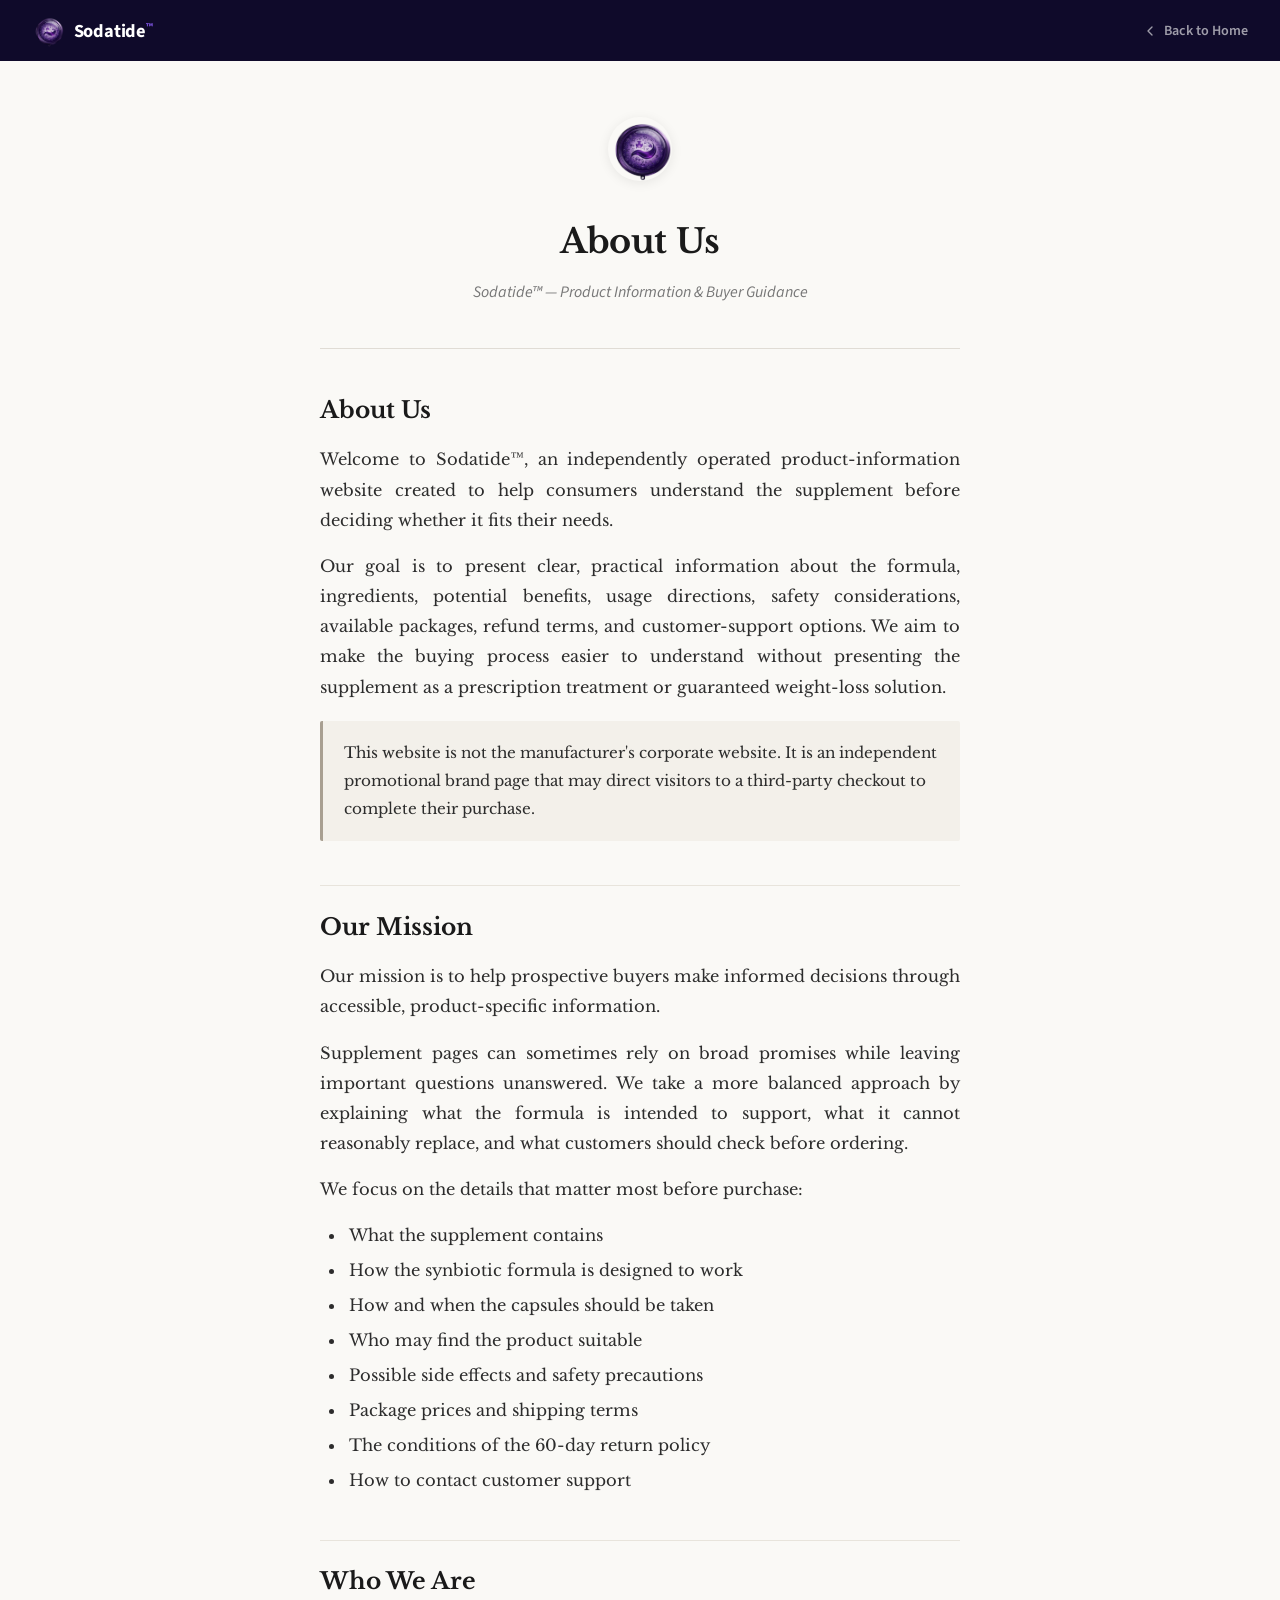
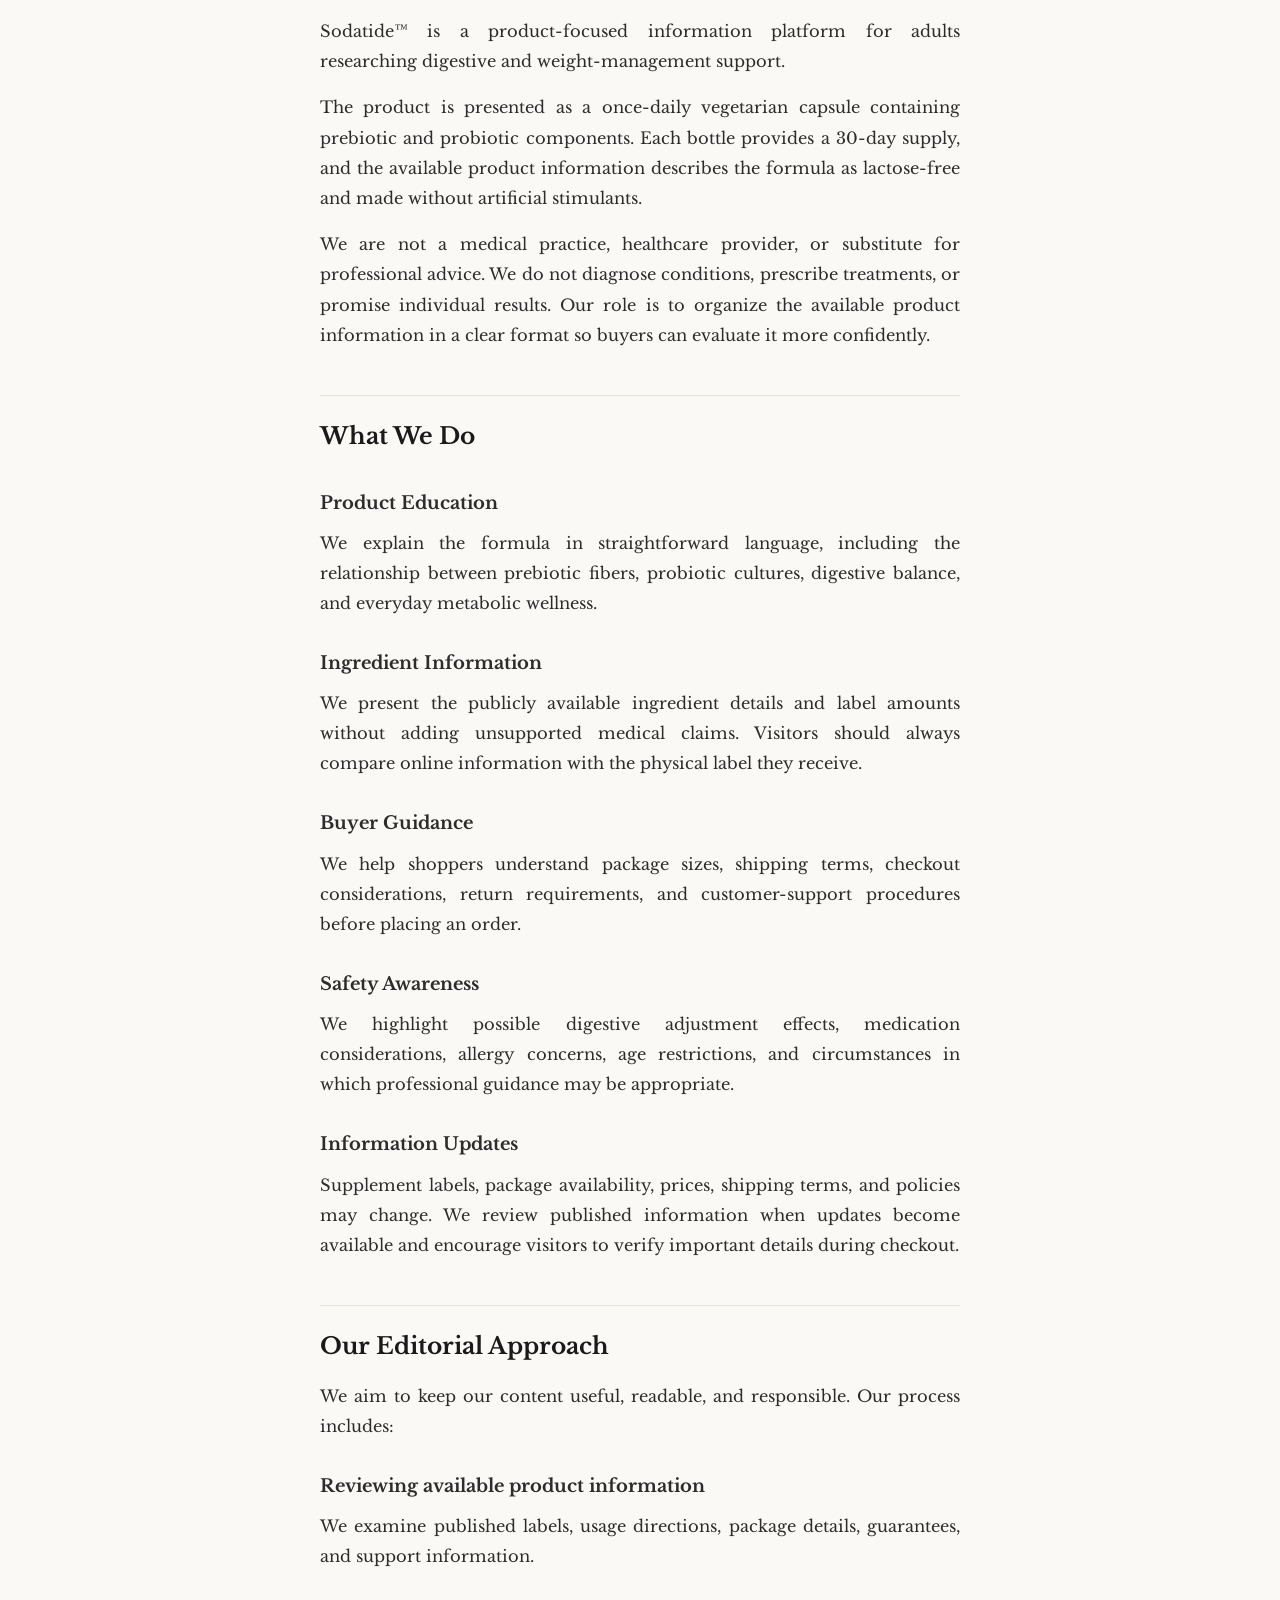
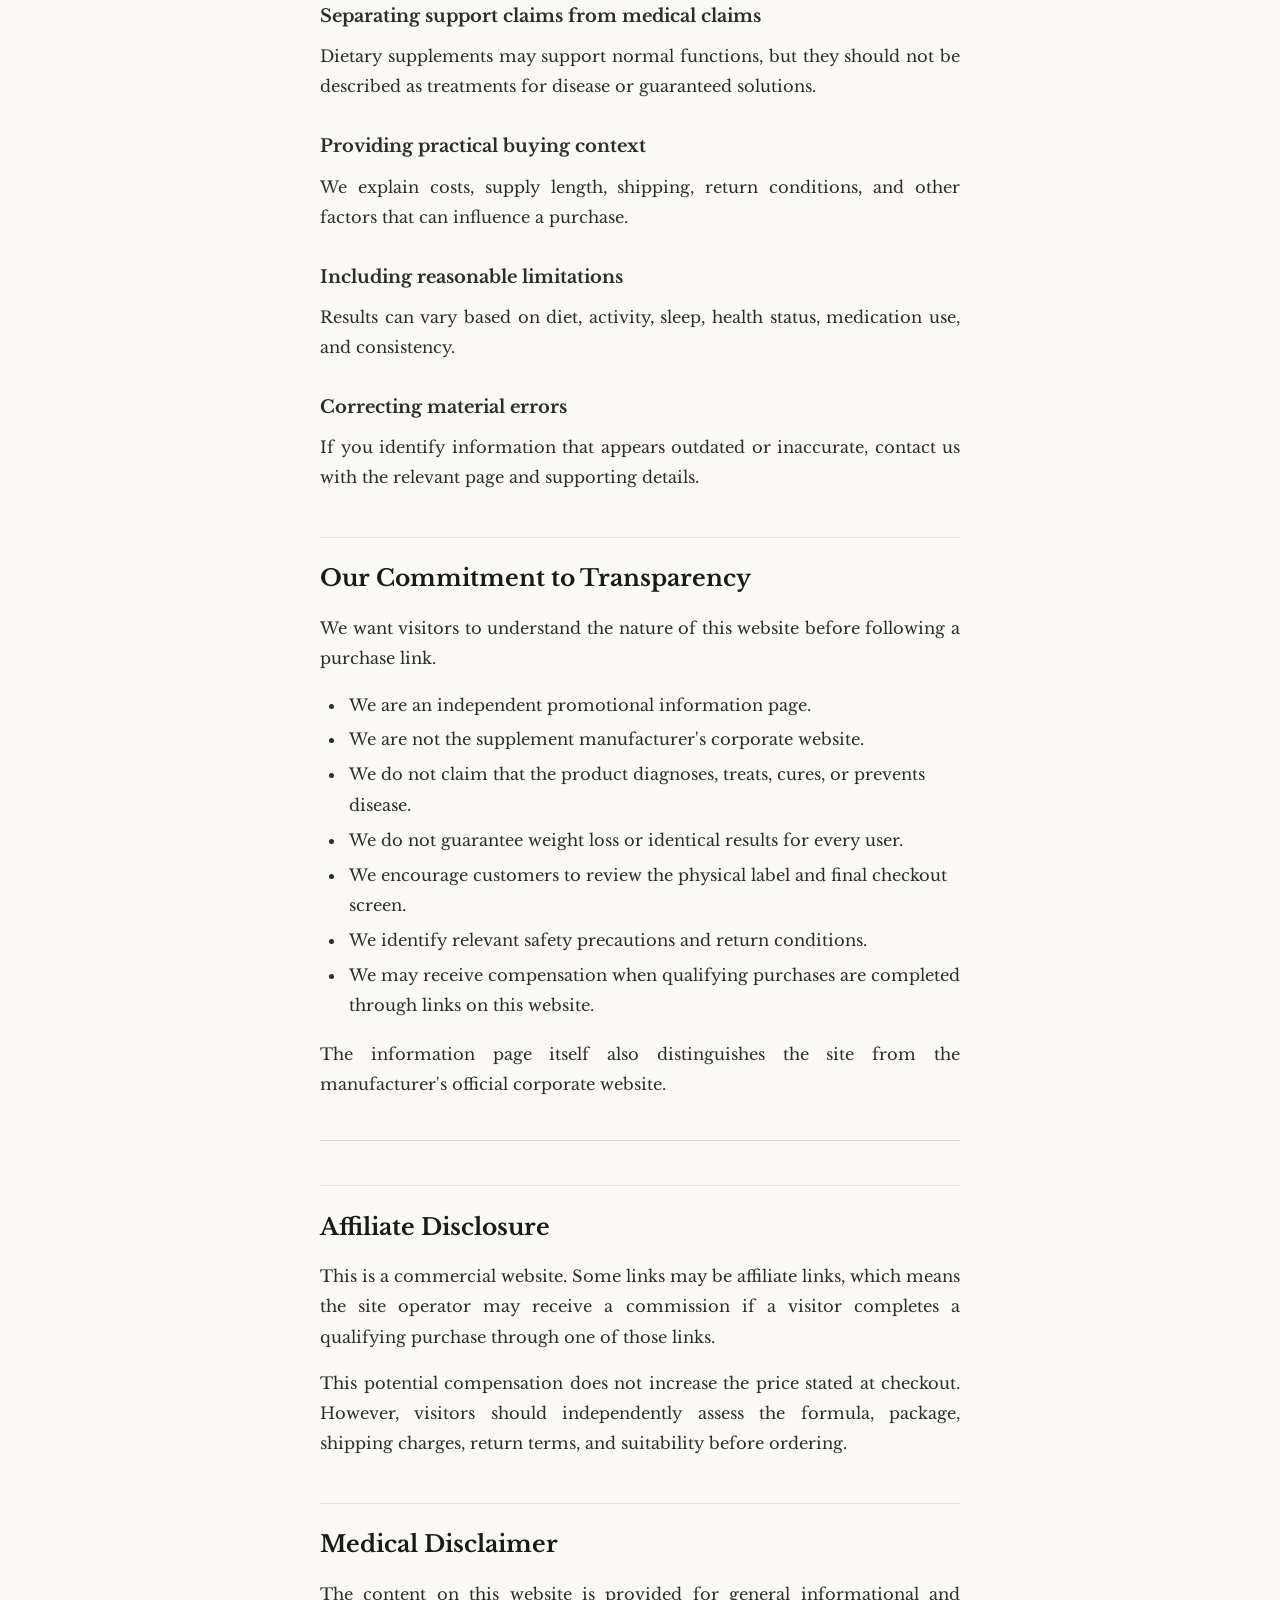
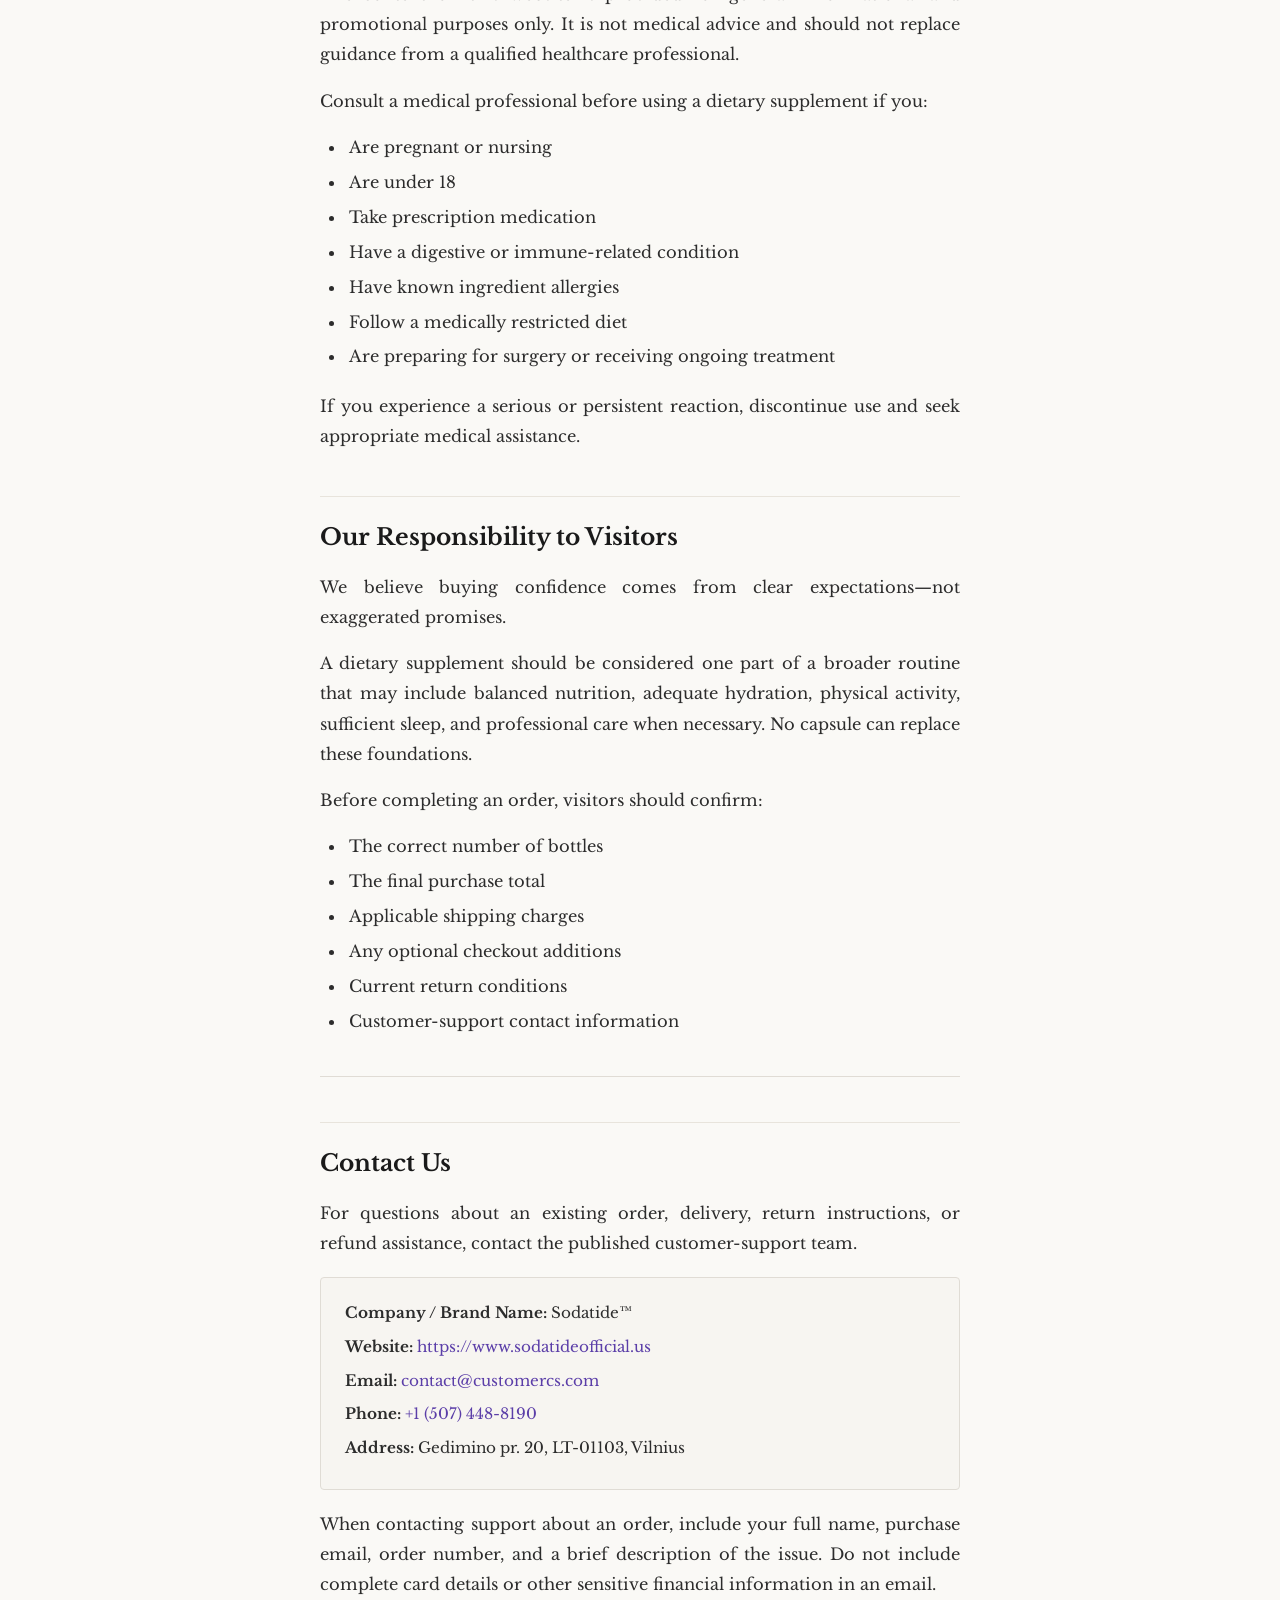
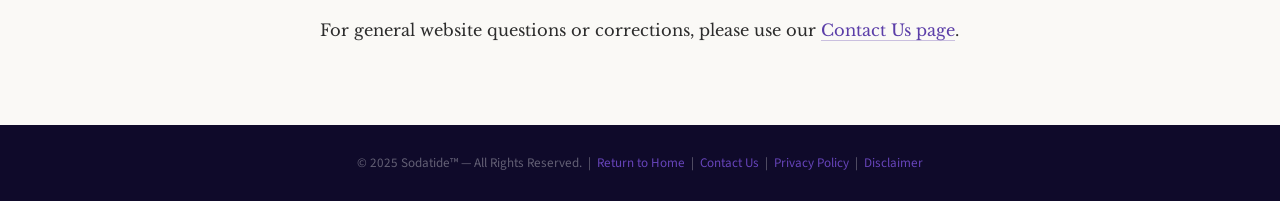
<file: about.html>
<!DOCTYPE html>
<html lang="en">
<head>
  <meta charset="UTF-8" />
  <meta name="viewport" content="width=device-width, initial-scale=1.0" />
  <title>About Us | Sodatide™</title>
  <meta name="description" content="Learn about Sodatide™, our mission, editorial approach, affiliate disclosure, and medical disclaimer." />

  <link rel="icon" href="public/favicon.ico" type="image/x-icon" />
  <link rel="preconnect" href="https://fonts.googleapis.com">
  <link rel="preconnect" href="https://fonts.gstatic.com" crossorigin>
  <link href="https://fonts.googleapis.com/css2?family=Libre+Baskerville:ital,wght@0,400;0,700;1,400&family=Source+Sans+3:wght@400;500;600;700&display=swap" rel="stylesheet">

  <style>
    /* ── Reset ── */
    *, *::before, *::after { box-sizing: border-box; margin: 0; padding: 0; }

    html {
      scroll-behavior: smooth;
      -webkit-font-smoothing: antialiased;
    }

    body {
      font-family: 'Libre Baskerville', Georgia, 'Times New Roman', serif;
      background: #faf9f6;
      color: #2c2c2c;
      line-height: 1.85;
      font-size: 1.02rem;
      overflow-x: hidden;
    }

    /* ── Top Navigation Bar ── */
    .about-nav {
      background: #0f0a2a;
      padding: 0.85rem 2rem;
      display: flex;
      align-items: center;
      justify-content: space-between;
      position: sticky;
      top: 0;
      z-index: 100;
    }

    .about-nav-logo {
      display: flex;
      align-items: center;
      gap: 0.6rem;
      text-decoration: none;
    }

    .about-nav-logo img {
      width: 32px;
      height: 32px;
      border-radius: 50%;
      object-fit: cover;
    }

    .about-nav-logo span {
      font-family: 'Source Sans 3', sans-serif;
      font-size: 1.15rem;
      font-weight: 700;
      color: #ffffff;
      letter-spacing: -0.01em;
    }

    .about-nav-logo sup {
      font-size: 0.55em;
      color: rgba(139, 92, 246, 0.9);
    }

    .about-nav-back {
      color: rgba(255, 255, 255, 0.6);
      text-decoration: none;
      font-family: 'Source Sans 3', sans-serif;
      font-size: 0.88rem;
      font-weight: 600;
      display: flex;
      align-items: center;
      gap: 0.35rem;
      transition: color 0.2s ease;
    }

    .about-nav-back:hover {
      color: rgba(139, 92, 246, 0.95);
    }

    /* ── Page Container ── */
    .book-page {
      max-width: 720px;
      margin: 0 auto;
      padding: 3.5rem 2.5rem 4rem;
    }

    /* ── Title Block ── */
    .book-header {
      text-align: center;
      padding-bottom: 2.5rem;
      margin-bottom: 2.5rem;
      border-bottom: 1px solid #e0dcd5;
    }

    .book-header-logo {
      width: 64px;
      height: 64px;
      border-radius: 50%;
      object-fit: cover;
      margin-bottom: 1.2rem;
      box-shadow: 0 2px 12px rgba(0,0,0,0.08);
    }

    .book-title {
      font-family: 'Libre Baskerville', Georgia, serif;
      font-size: 2.1rem;
      font-weight: 700;
      color: #1a1a1a;
      margin-bottom: 0.4rem;
      letter-spacing: -0.01em;
    }

    .book-subtitle {
      font-family: 'Source Sans 3', sans-serif;
      font-size: 1rem;
      color: #777;
      font-weight: 400;
      font-style: italic;
    }

    /* ── Section Headings ── */
    h2.book-h2 {
      font-family: 'Libre Baskerville', Georgia, serif;
      font-size: 1.45rem;
      font-weight: 700;
      color: #1a1a1a;
      margin-top: 2.8rem;
      margin-bottom: 0.8rem;
      padding-top: 1.2rem;
      border-top: 1px solid #e8e4dc;
    }

    h2.book-h2:first-of-type {
      border-top: none;
      padding-top: 0;
      margin-top: 0;
    }

    h3.book-h3 {
      font-family: 'Libre Baskerville', Georgia, serif;
      font-size: 1.12rem;
      font-weight: 700;
      color: #2c2c2c;
      margin-top: 1.8rem;
      margin-bottom: 0.5rem;
    }

    /* ── Body Text ── */
    .book-p {
      margin-bottom: 1rem;
      text-align: justify;
      hyphens: auto;
    }

    /* ── Lists ── */
    .book-ul {
      margin: 0.6rem 0 1.2rem 1.6rem;
      list-style: disc;
    }

    .book-ul li {
      margin-bottom: 0.3rem;
      padding-left: 0.2rem;
    }

    .book-ol {
      margin: 0.6rem 0 1.2rem 1.6rem;
      list-style: decimal;
    }

    .book-ol li {
      margin-bottom: 0.3rem;
      padding-left: 0.2rem;
    }

    /* ── Highlight / Call-out boxes ── */
    .book-callout {
      background: #f3f0ea;
      border-left: 3px solid #a89f91;
      padding: 1.1rem 1.3rem;
      margin: 1.2rem 0 1.5rem;
      font-size: 0.95rem;
      border-radius: 2px;
    }

    .book-callout p {
      margin-bottom: 0.5rem;
    }

    .book-callout p:last-child {
      margin-bottom: 0;
    }

    /* ── Contact Info Box ── */
    .book-contact-box {
      background: #f7f5f1;
      border: 1px solid #e0dcd5;
      border-radius: 4px;
      padding: 1.3rem 1.5rem;
      margin: 1.2rem 0;
    }

    .book-contact-box p {
      margin-bottom: 0.35rem;
      font-size: 0.95rem;
    }

    .book-contact-box a {
      color: #5b3ea8;
      text-decoration: none;
    }

    .book-contact-box a:hover {
      text-decoration: underline;
    }

    /* ── Links ── */
    .book-link {
      color: #5b3ea8;
      text-decoration: none;
      border-bottom: 1px solid rgba(91, 62, 168, 0.3);
      transition: border-color 0.2s ease;
    }

    .book-link:hover {
      border-bottom-color: #5b3ea8;
    }

    /* ── Divider ── */
    .book-divider {
      border: none;
      border-top: 1px solid #e0dcd5;
      margin: 2.5rem 0;
    }

    /* ── Footer on About page ── */
    .about-footer {
      background: #0f0a2a;
      padding: 1.6rem 2rem;
      text-align: center;
    }

    .about-footer p {
      font-family: 'Source Sans 3', sans-serif;
      font-size: 0.82rem;
      color: rgba(255, 255, 255, 0.35);
    }

    .about-footer a {
      color: rgba(139, 92, 246, 0.7);
      text-decoration: none;
    }

    .about-footer a:hover {
      color: rgba(139, 92, 246, 1);
    }

    /* ── Responsive ── */
    @media (max-width: 768px) {
      .book-page {
        padding: 2.5rem 1.5rem 3rem;
      }
      .book-title {
        font-size: 1.65rem;
      }
      h2.book-h2 {
        font-size: 1.25rem;
      }
      body {
        font-size: 0.96rem;
      }
    }

    @media (max-width: 480px) {
      .book-page {
        padding: 2rem 1.1rem 2.5rem;
      }
      .book-title {
        font-size: 1.45rem;
      }
      .about-nav {
        padding: 0.75rem 1rem;
      }
    }
  </style>
</head>
<body>

  <!-- Navigation -->
  <nav class="about-nav">
    <a href="index.html" class="about-nav-logo">
      <img src="public/logo.png" alt="Sodatide logo" />
      <span>Sodatide<sup>™</sup></span>
    </a>
    <a href="index.html" class="about-nav-back">
      <svg width="16" height="16" viewBox="0 0 24 24" fill="none" stroke="currentColor" stroke-width="2" stroke-linecap="round" stroke-linejoin="round"><polyline points="15 18 9 12 15 6"/></svg>
      Back to Home
    </a>
  </nav>

  <!-- Book Content -->
  <main class="book-page">

    <header class="book-header">
      <img src="public/logo.png" alt="Sodatide logo" class="book-header-logo" />
      <h1 class="book-title">About Us</h1>
      <p class="book-subtitle">Sodatide™ — Product Information &amp; Buyer Guidance</p>
    </header>

    <!-- About Us -->
    <h2 class="book-h2">About Us</h2>
    <p class="book-p">
      Welcome to Sodatide™, an independently operated product-information website created to help consumers understand the supplement before deciding whether it fits their needs.
    </p>
    <p class="book-p">
      Our goal is to present clear, practical information about the formula, ingredients, potential benefits, usage directions, safety considerations, available packages, refund terms, and customer-support options. We aim to make the buying process easier to understand without presenting the supplement as a prescription treatment or guaranteed weight-loss solution.
    </p>
    <div class="book-callout">
      <p>This website is not the manufacturer's corporate website. It is an independent promotional brand page that may direct visitors to a third-party checkout to complete their purchase.</p>
    </div>

    <!-- Our Mission -->
    <h2 class="book-h2">Our Mission</h2>
    <p class="book-p">
      Our mission is to help prospective buyers make informed decisions through accessible, product-specific information.
    </p>
    <p class="book-p">
      Supplement pages can sometimes rely on broad promises while leaving important questions unanswered. We take a more balanced approach by explaining what the formula is intended to support, what it cannot reasonably replace, and what customers should check before ordering.
    </p>
    <p class="book-p">We focus on the details that matter most before purchase:</p>
    <ul class="book-ul">
      <li>What the supplement contains</li>
      <li>How the synbiotic formula is designed to work</li>
      <li>How and when the capsules should be taken</li>
      <li>Who may find the product suitable</li>
      <li>Possible side effects and safety precautions</li>
      <li>Package prices and shipping terms</li>
      <li>The conditions of the 60-day return policy</li>
      <li>How to contact customer support</li>
    </ul>

    <!-- Who We Are -->
    <h2 class="book-h2">Who We Are</h2>
    <p class="book-p">
      Sodatide™ is a product-focused information platform for adults researching digestive and weight-management support.
    </p>
    <p class="book-p">
      The product is presented as a once-daily vegetarian capsule containing prebiotic and probiotic components. Each bottle provides a 30-day supply, and the available product information describes the formula as lactose-free and made without artificial stimulants.
    </p>
    <p class="book-p">
      We are not a medical practice, healthcare provider, or substitute for professional advice. We do not diagnose conditions, prescribe treatments, or promise individual results. Our role is to organize the available product information in a clear format so buyers can evaluate it more confidently.
    </p>

    <!-- What We Do -->
    <h2 class="book-h2">What We Do</h2>

    <h3 class="book-h3">Product Education</h3>
    <p class="book-p">
      We explain the formula in straightforward language, including the relationship between prebiotic fibers, probiotic cultures, digestive balance, and everyday metabolic wellness.
    </p>

    <h3 class="book-h3">Ingredient Information</h3>
    <p class="book-p">
      We present the publicly available ingredient details and label amounts without adding unsupported medical claims. Visitors should always compare online information with the physical label they receive.
    </p>

    <h3 class="book-h3">Buyer Guidance</h3>
    <p class="book-p">
      We help shoppers understand package sizes, shipping terms, checkout considerations, return requirements, and customer-support procedures before placing an order.
    </p>

    <h3 class="book-h3">Safety Awareness</h3>
    <p class="book-p">
      We highlight possible digestive adjustment effects, medication considerations, allergy concerns, age restrictions, and circumstances in which professional guidance may be appropriate.
    </p>

    <h3 class="book-h3">Information Updates</h3>
    <p class="book-p">
      Supplement labels, package availability, prices, shipping terms, and policies may change. We review published information when updates become available and encourage visitors to verify important details during checkout.
    </p>

    <!-- Our Editorial Approach -->
    <h2 class="book-h2">Our Editorial Approach</h2>
    <p class="book-p">
      We aim to keep our content useful, readable, and responsible. Our process includes:
    </p>

    <h3 class="book-h3">Reviewing available product information</h3>
    <p class="book-p">
      We examine published labels, usage directions, package details, guarantees, and support information.
    </p>

    <h3 class="book-h3">Separating support claims from medical claims</h3>
    <p class="book-p">
      Dietary supplements may support normal functions, but they should not be described as treatments for disease or guaranteed solutions.
    </p>

    <h3 class="book-h3">Providing practical buying context</h3>
    <p class="book-p">
      We explain costs, supply length, shipping, return conditions, and other factors that can influence a purchase.
    </p>

    <h3 class="book-h3">Including reasonable limitations</h3>
    <p class="book-p">
      Results can vary based on diet, activity, sleep, health status, medication use, and consistency.
    </p>

    <h3 class="book-h3">Correcting material errors</h3>
    <p class="book-p">
      If you identify information that appears outdated or inaccurate, contact us with the relevant page and supporting details.
    </p>

    <!-- Our Commitment to Transparency -->
    <h2 class="book-h2">Our Commitment to Transparency</h2>
    <p class="book-p">
      We want visitors to understand the nature of this website before following a purchase link.
    </p>
    <ul class="book-ul">
      <li>We are an independent promotional information page.</li>
      <li>We are not the supplement manufacturer's corporate website.</li>
      <li>We do not claim that the product diagnoses, treats, cures, or prevents disease.</li>
      <li>We do not guarantee weight loss or identical results for every user.</li>
      <li>We encourage customers to review the physical label and final checkout screen.</li>
      <li>We identify relevant safety precautions and return conditions.</li>
      <li>We may receive compensation when qualifying purchases are completed through links on this website.</li>
    </ul>
    <p class="book-p">
      The information page itself also distinguishes the site from the manufacturer's official corporate website.
    </p>

    <hr class="book-divider" />

    <!-- Affiliate Disclosure -->
    <h2 class="book-h2">Affiliate Disclosure</h2>
    <p class="book-p">
      This is a commercial website. Some links may be affiliate links, which means the site operator may receive a commission if a visitor completes a qualifying purchase through one of those links.
    </p>
    <p class="book-p">
      This potential compensation does not increase the price stated at checkout. However, visitors should independently assess the formula, package, shipping charges, return terms, and suitability before ordering.
    </p>

    <!-- Medical Disclaimer -->
    <h2 class="book-h2">Medical Disclaimer</h2>
    <p class="book-p">
      The content on this website is provided for general informational and promotional purposes only. It is not medical advice and should not replace guidance from a qualified healthcare professional.
    </p>
    <p class="book-p">Consult a medical professional before using a dietary supplement if you:</p>
    <ul class="book-ul">
      <li>Are pregnant or nursing</li>
      <li>Are under 18</li>
      <li>Take prescription medication</li>
      <li>Have a digestive or immune-related condition</li>
      <li>Have known ingredient allergies</li>
      <li>Follow a medically restricted diet</li>
      <li>Are preparing for surgery or receiving ongoing treatment</li>
    </ul>
    <p class="book-p">
      If you experience a serious or persistent reaction, discontinue use and seek appropriate medical assistance.
    </p>

    <!-- Our Responsibility to Visitors -->
    <h2 class="book-h2">Our Responsibility to Visitors</h2>
    <p class="book-p">
      We believe buying confidence comes from clear expectations—not exaggerated promises.
    </p>
    <p class="book-p">
      A dietary supplement should be considered one part of a broader routine that may include balanced nutrition, adequate hydration, physical activity, sufficient sleep, and professional care when necessary. No capsule can replace these foundations.
    </p>
    <p class="book-p">Before completing an order, visitors should confirm:</p>
    <ul class="book-ul">
      <li>The correct number of bottles</li>
      <li>The final purchase total</li>
      <li>Applicable shipping charges</li>
      <li>Any optional checkout additions</li>
      <li>Current return conditions</li>
      <li>Customer-support contact information</li>
    </ul>

    <hr class="book-divider" />

    <!-- Contact Us -->
    <h2 class="book-h2">Contact Us</h2>
    <p class="book-p">
      For questions about an existing order, delivery, return instructions, or refund assistance, contact the published customer-support team.
    </p>

    <div class="book-contact-box">
      <p><strong>Company / Brand Name:</strong> Sodatide™</p>
      <p><strong>Website:</strong> <a href="https://www.sodatideofficial.us" target="_blank" rel="noopener">https://www.sodatideofficial.us</a></p>
      <p><strong>Email:</strong> <a href="mailto:contact@customercs.com">contact@customercs.com</a></p>
      <p><strong>Phone:</strong> <a href="tel:+15074488190">+1 (507) 448-8190</a></p>
      <p><strong>Address:</strong> Gedimino pr. 20, LT-01103, Vilnius</p>
    </div>

    <p class="book-p">
      When contacting support about an order, include your full name, purchase email, order number, and a brief description of the issue. Do not include complete card details or other sensitive financial information in an email.
    </p>
    <p class="book-p">
      For general website questions or corrections, please use our <a href="contact.html" class="book-link">Contact Us page</a>.
    </p>

  </main>

  <!-- Footer -->
  <footer class="about-footer">
    <p>&copy; 2025 Sodatide™ &mdash; All Rights Reserved. &nbsp;|&nbsp; <a href="index.html">Return to Home</a> &nbsp;|&nbsp; <a href="contact.html">Contact Us</a> &nbsp;|&nbsp; <a href="privacy.html">Privacy Policy</a> &nbsp;|&nbsp; <a href="disclaimer.html">Disclaimer</a></p>
  </footer>

</body>
</html>
</file>
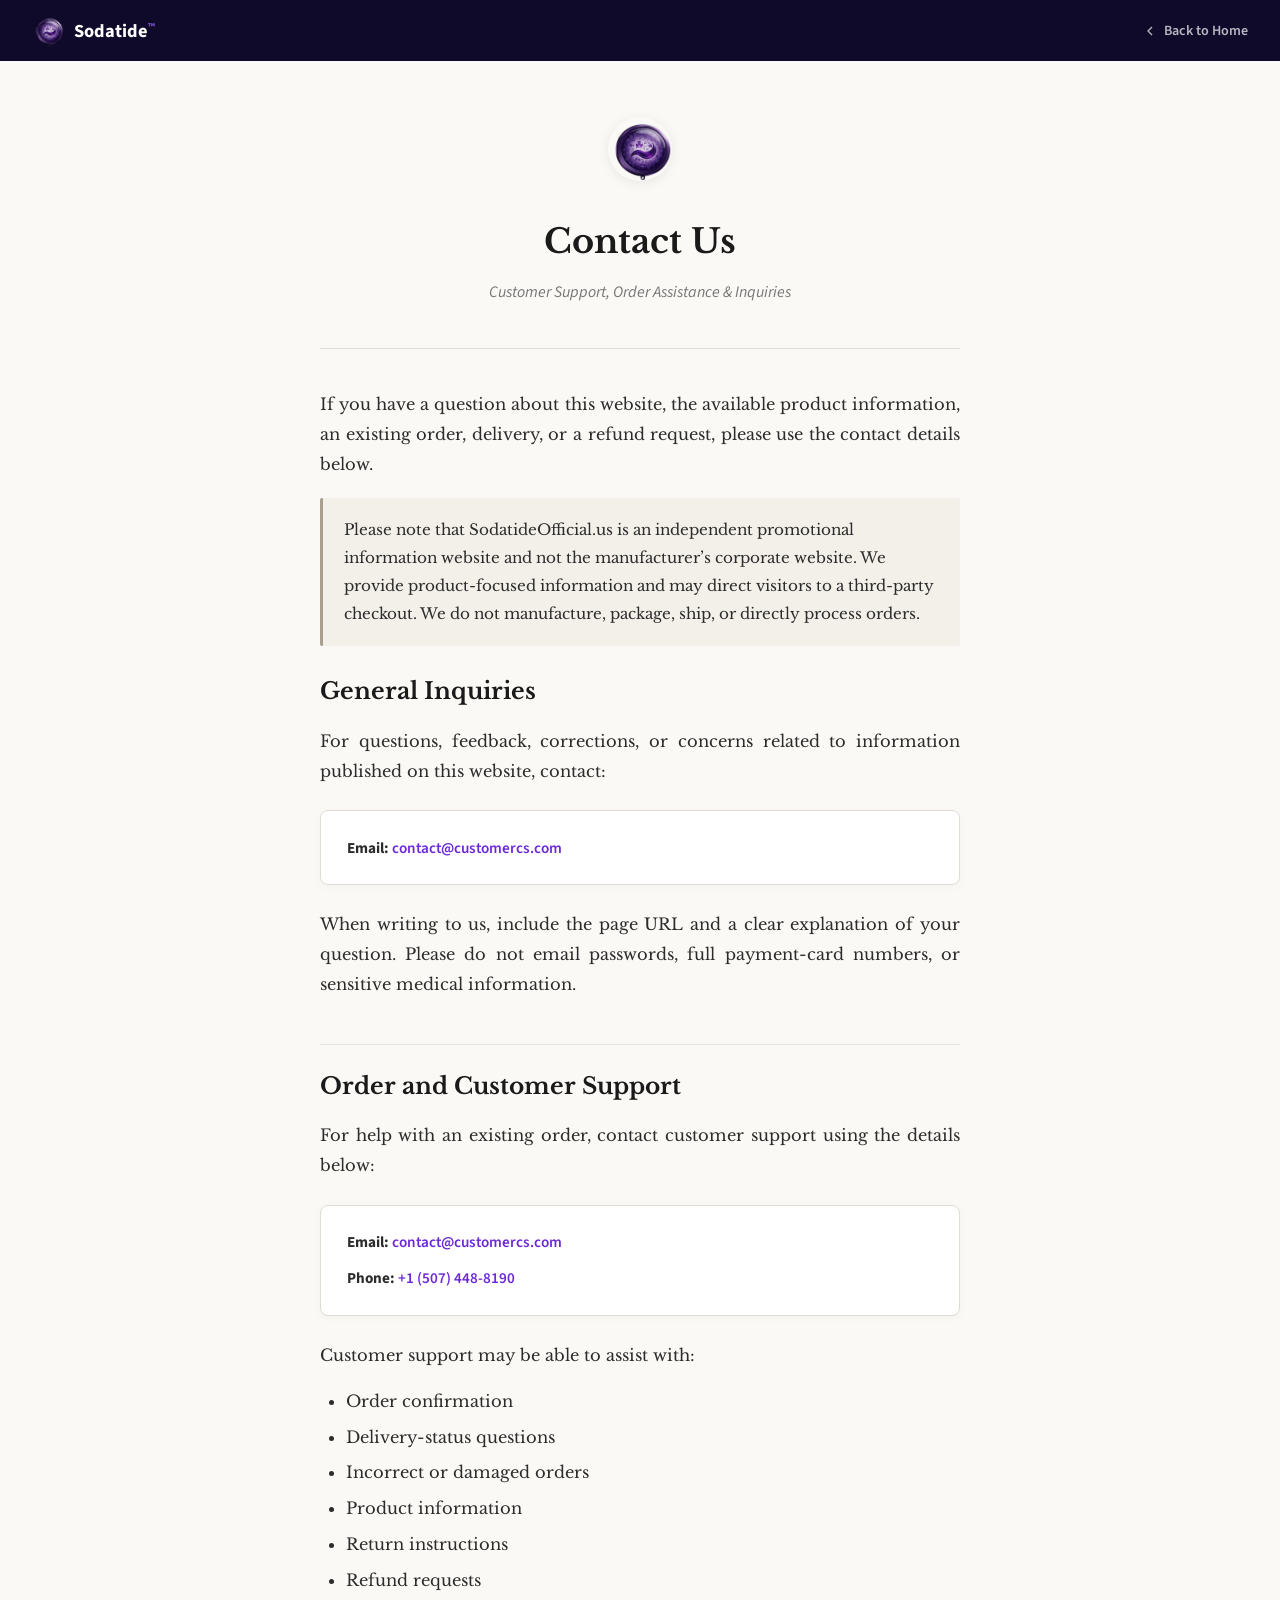
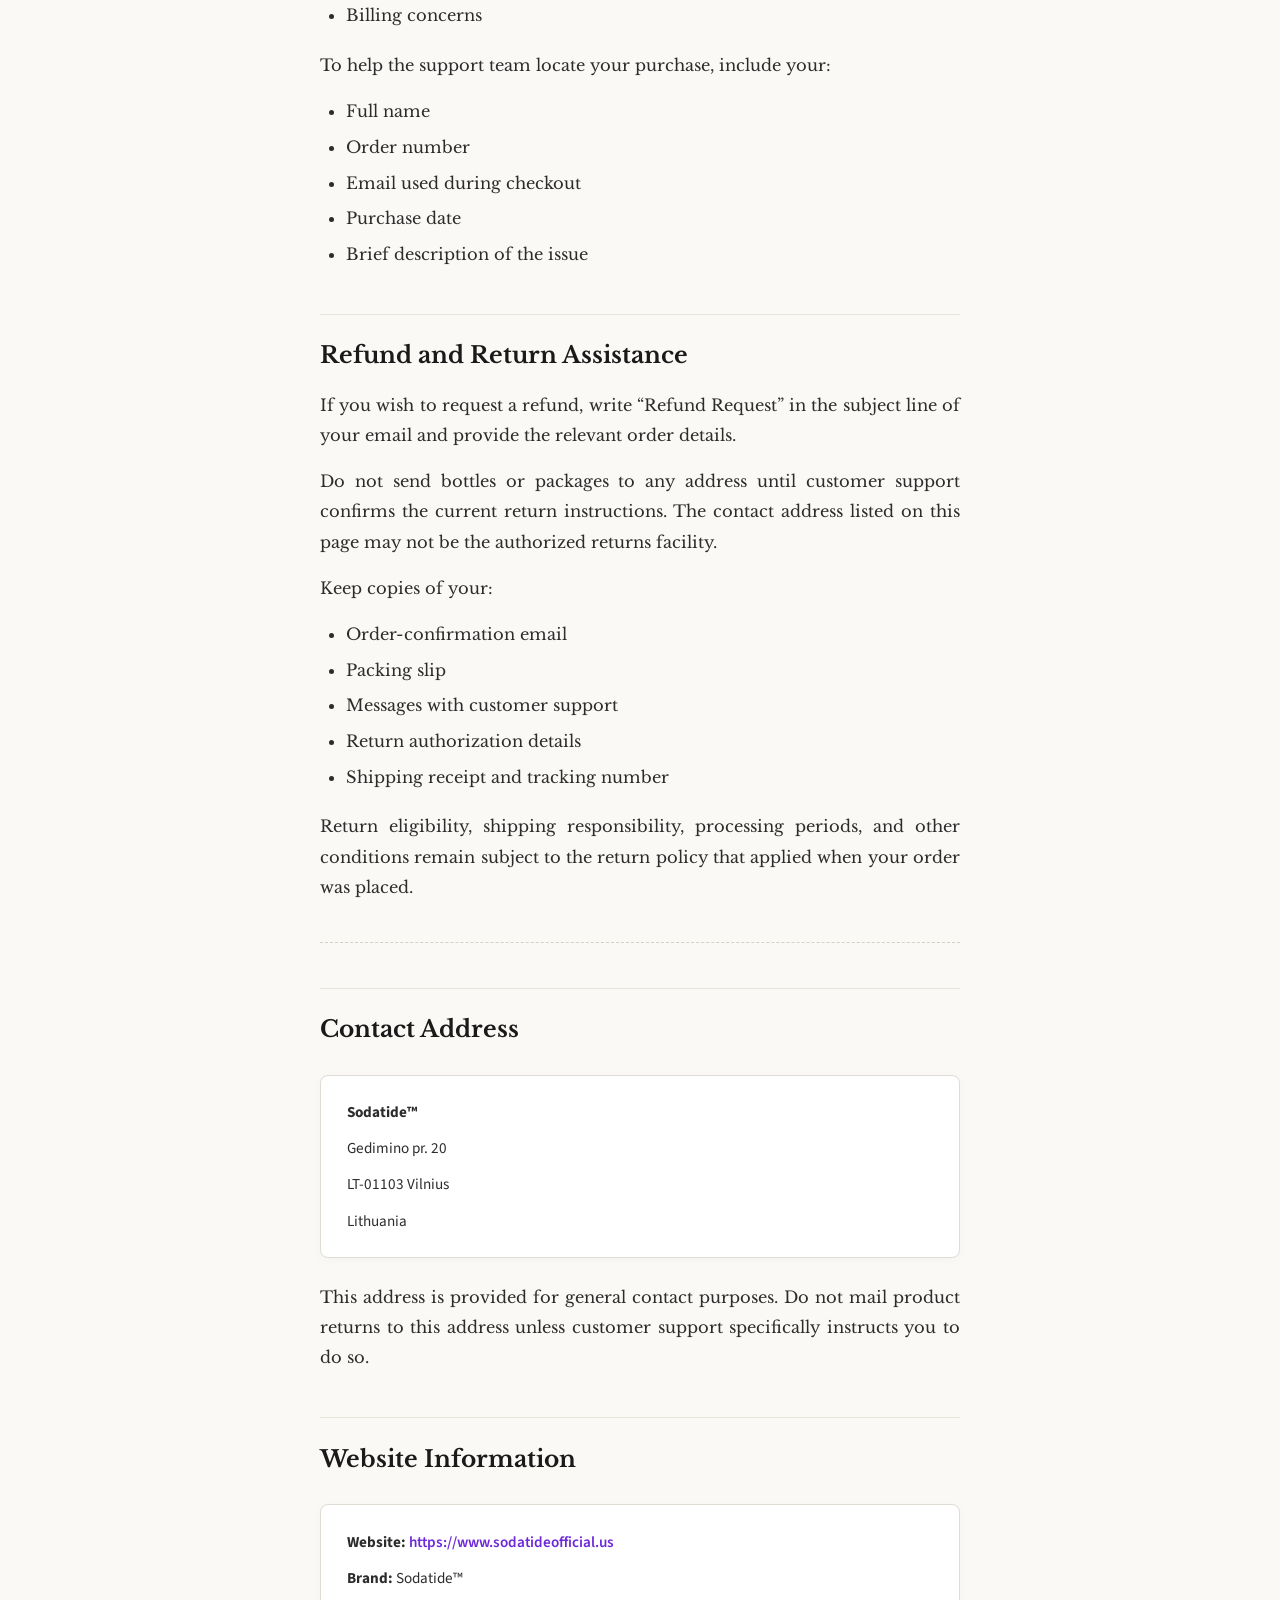
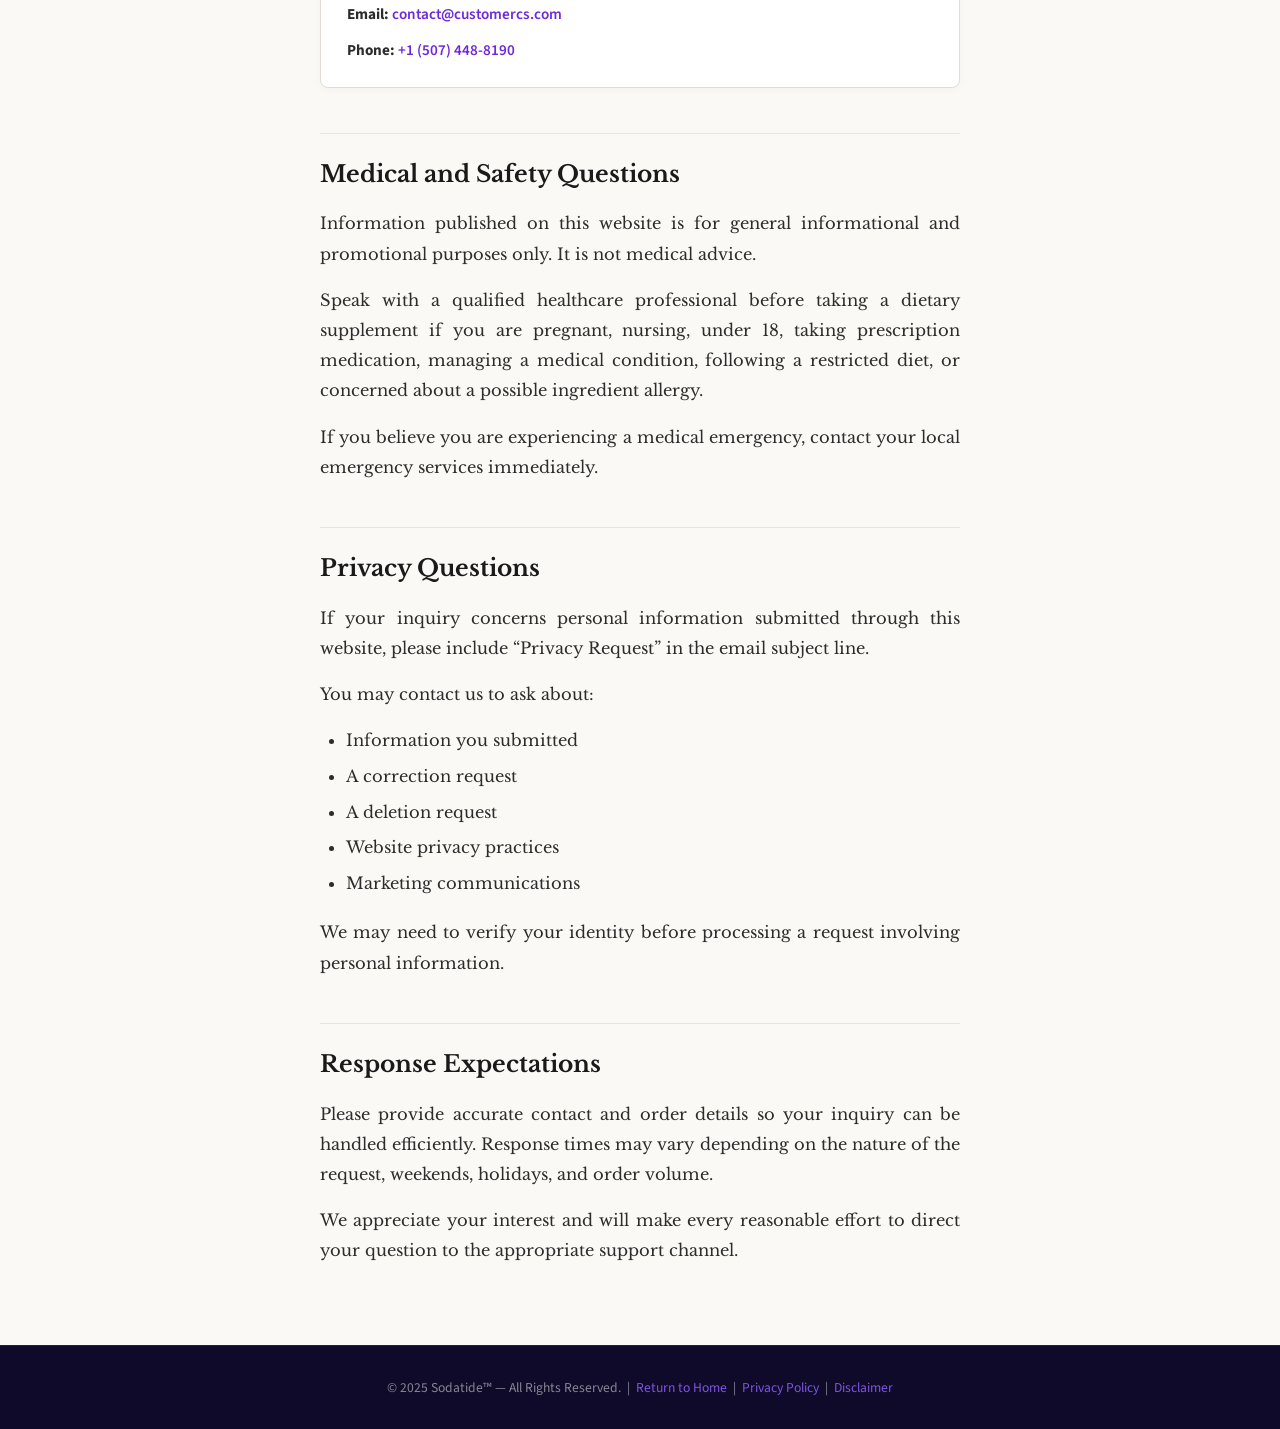
<file: contact.html>
<!DOCTYPE html>
<html lang="en">
<head>
  <meta charset="UTF-8" />
  <meta name="viewport" content="width=device-width, initial-scale=1.0" />
  <title>Contact Us | Sodatide™ Customer Service</title>
  <meta name="description" content="Contact Sodatide™ customer service for order assistance, shipping status, product questions, return instructions, or refund requests." />

  <link rel="icon" href="public/favicon.ico" type="image/x-icon" />
  <link rel="preconnect" href="https://fonts.googleapis.com">
  <link rel="preconnect" href="https://fonts.gstatic.com" crossorigin>
  <link href="https://fonts.googleapis.com/css2?family=Libre+Baskerville:ital,wght@0,400;0,700;1,400&family=Source+Sans+3:wght@400;500;600;700&display=swap" rel="stylesheet">

  <style>
    *, *::before, *::after { box-sizing: border-box; margin: 0; padding: 0; }
    html { scroll-behavior: smooth; -webkit-font-smoothing: antialiased; }
    body {
      font-family: 'Libre Baskerville', Georgia, 'Times New Roman', serif;
      background: #faf9f6;
      color: #2c2c2c;
      line-height: 1.85;
      font-size: 1.02rem;
      overflow-x: hidden;
    }

    .about-nav {
      background: #0f0a2a;
      padding: 0.85rem 2rem;
      display: flex;
      align-items: center;
      justify-content: space-between;
      position: sticky;
      top: 0;
      z-index: 100;
    }
    .about-nav-logo {
      display: flex;
      align-items: center;
      gap: 0.6rem;
      text-decoration: none;
    }
    .about-nav-logo img {
      width: 32px;
      height: 32px;
      border-radius: 50%;
      object-fit: cover;
    }
    .about-nav-logo span {
      font-family: 'Source Sans 3', sans-serif;
      font-size: 1.15rem;
      font-weight: 700;
      color: #ffffff;
    }
    .about-nav-logo sup {
      font-size: 0.55em;
      color: rgba(139, 92, 246, 0.9);
    }
    .about-nav-back {
      color: rgba(255, 255, 255, 0.7);
      text-decoration: none;
      font-family: 'Source Sans 3', sans-serif;
      font-size: 0.88rem;
      font-weight: 600;
      display: flex;
      align-items: center;
      gap: 0.35rem;
      transition: color 0.2s ease;
    }
    .about-nav-back:hover {
      color: rgba(139, 92, 246, 0.95);
    }

    .book-page {
      max-width: 720px;
      margin: 0 auto;
      padding: 3.5rem 2.5rem 4rem;
    }
    .book-header {
      text-align: center;
      padding-bottom: 2.5rem;
      margin-bottom: 2.5rem;
      border-bottom: 1px solid #e0dcd5;
    }
    .book-header-logo {
      width: 64px;
      height: 64px;
      border-radius: 50%;
      object-fit: cover;
      margin-bottom: 1.2rem;
      box-shadow: 0 2px 12px rgba(0,0,0,0.08);
    }
    .book-title {
      font-family: 'Libre Baskerville', Georgia, serif;
      font-size: 2.1rem;
      font-weight: 700;
      color: #1a1a1a;
      margin-bottom: 0.4rem;
    }
    .book-subtitle {
      font-family: 'Source Sans 3', sans-serif;
      font-size: 1rem;
      color: #777;
      font-style: italic;
    }

    h2.book-h2 {
      font-family: 'Libre Baskerville', Georgia, serif;
      font-size: 1.45rem;
      font-weight: 700;
      color: #1a1a1a;
      margin-top: 2.8rem;
      margin-bottom: 0.8rem;
      padding-top: 1.2rem;
      border-top: 1px solid #e8e4dc;
    }
    h2.book-h2:first-of-type {
      border-top: none;
      padding-top: 0;
      margin-top: 0;
    }
    h3.book-h3 {
      font-family: 'Libre Baskerville', Georgia, serif;
      font-size: 1.12rem;
      font-weight: 700;
      color: #2c2c2c;
      margin-top: 1.8rem;
      margin-bottom: 0.5rem;
    }
    .book-p {
      margin-bottom: 1rem;
      text-align: justify;
    }
    .book-ul, .book-ol {
      margin: 0.6rem 0 1.2rem 1.6rem;
    }
    .book-ul li, .book-ol li {
      margin-bottom: 0.35rem;
    }
    .book-callout {
      background: #f3f0ea;
      border-left: 3px solid #a89f91;
      padding: 1.1rem 1.3rem;
      margin: 1.2rem 0 1.5rem;
      font-size: 0.95rem;
      border-radius: 2px;
    }
    .book-contact-box {
      background: #ffffff;
      border: 1px solid #e0dcd5;
      border-radius: 8px;
      padding: 1.4rem 1.6rem;
      margin: 1.5rem 0;
      box-shadow: 0 2px 10px rgba(0,0,0,0.03);
    }
    .book-contact-box p {
      margin-bottom: 0.5rem;
      font-family: 'Source Sans 3', sans-serif;
      font-size: 0.95rem;
    }
    .book-contact-box p:last-child {
      margin-bottom: 0;
    }
    .book-contact-box a {
      color: #6d28d9;
      text-decoration: none;
      font-weight: 600;
    }
    .book-contact-box a:hover {
      text-decoration: underline;
    }
    .book-divider {
      border: none;
      border-top: 1px dashed #d5d0c8;
      margin: 2.5rem 0;
    }
    .about-footer {
      background: #0f0a2a;
      color: rgba(255, 255, 255, 0.5);
      text-align: center;
      padding: 1.8rem 1rem;
      font-family: 'Source Sans 3', sans-serif;
      font-size: 0.85rem;
      border-top: 1px solid rgba(255, 255, 255, 0.08);
    }
    .about-footer a {
      color: rgba(139, 92, 246, 0.9);
      text-decoration: none;
    }
    .about-footer a:hover {
      text-decoration: underline;
    }
  </style>

  <script type="application/ld+json">
  {
    "@context": "https://schema.org",
    "@type": "ContactPage",
    "name": "Contact Sodatide Customer Service",
    "url": "https://www.sodatideofficial.us/contact.html",
    "description": "Contact channels and customer support details for Sodatide synbiotic supplement inquiries.",
    "mainEntity": {
      "@type": "Organization",
      "name": "Sodatide™",
      "url": "https://www.sodatideofficial.us",
      "email": "contact@customercs.com",
      "telephone": "+1-507-448-8190",
      "address": {
        "@type": "PostalAddress",
        "streetAddress": "Gedimino pr. 20",
        "addressLocality": "Vilnius",
        "postalCode": "LT-01103",
        "addressCountry": "Lithuania"
      }
    }
  }
  </script>
</head>
<body>

  <!-- Navigation Bar -->
  <nav class="about-nav">
    <a href="index.html" class="about-nav-logo">
      <img src="public/logo.png" alt="Sodatide logo" />
      <span>Sodatide<sup>™</sup></span>
    </a>
    <a href="index.html" class="about-nav-back">
      <svg width="16" height="16" viewBox="0 0 24 24" fill="none" stroke="currentColor" stroke-width="2"><polyline points="15 18 9 12 15 6"/></svg>
      Back to Home
    </a>
  </nav>

  <!-- Content -->
  <main class="book-page">

    <header class="book-header">
      <img src="public/logo.png" alt="Sodatide logo" class="book-header-logo" />
      <h1 class="book-title">Contact Us</h1>
      <p class="book-subtitle">Customer Support, Order Assistance &amp; Inquiries</p>
    </header>

    <p class="book-p">
      If you have a question about this website, the available product information, an existing order, delivery, or a refund request, please use the contact details below.
    </p>

    <div class="book-callout">
      <p>Please note that SodatideOfficial.us is an independent promotional information website and not the manufacturer’s corporate website. We provide product-focused information and may direct visitors to a third-party checkout. We do not manufacture, package, ship, or directly process orders.</p>
    </div>

    <!-- General Inquiries -->
    <h2 class="book-h2">General Inquiries</h2>
    <p class="book-p">
      For questions, feedback, corrections, or concerns related to information published on this website, contact:
    </p>
    <div class="book-contact-box">
      <p><strong>Email:</strong> <a href="mailto:contact@customercs.com">contact@customercs.com</a></p>
    </div>
    <p class="book-p">
      When writing to us, include the page URL and a clear explanation of your question. Please do not email passwords, full payment-card numbers, or sensitive medical information.
    </p>

    <!-- Order and Customer Support -->
    <h2 class="book-h2">Order and Customer Support</h2>
    <p class="book-p">
      For help with an existing order, contact customer support using the details below:
    </p>
    <div class="book-contact-box">
      <p><strong>Email:</strong> <a href="mailto:contact@customercs.com">contact@customercs.com</a></p>
      <p><strong>Phone:</strong> <a href="tel:+15074488190">+1 (507) 448-8190</a></p>
    </div>
    <p class="book-p">Customer support may be able to assist with:</p>
    <ul class="book-ul">
      <li>Order confirmation</li>
      <li>Delivery-status questions</li>
      <li>Incorrect or damaged orders</li>
      <li>Product information</li>
      <li>Return instructions</li>
      <li>Refund requests</li>
      <li>Billing concerns</li>
    </ul>
    <p class="book-p">To help the support team locate your purchase, include your:</p>
    <ul class="book-ul">
      <li>Full name</li>
      <li>Order number</li>
      <li>Email used during checkout</li>
      <li>Purchase date</li>
      <li>Brief description of the issue</li>
    </ul>

    <!-- Refund and Return Assistance -->
    <h2 class="book-h2">Refund and Return Assistance</h2>
    <p class="book-p">
      If you wish to request a refund, write “Refund Request” in the subject line of your email and provide the relevant order details.
    </p>
    <p class="book-p">
      Do not send bottles or packages to any address until customer support confirms the current return instructions. The contact address listed on this page may not be the authorized returns facility.
    </p>
    <p class="book-p">Keep copies of your:</p>
    <ul class="book-ul">
      <li>Order-confirmation email</li>
      <li>Packing slip</li>
      <li>Messages with customer support</li>
      <li>Return authorization details</li>
      <li>Shipping receipt and tracking number</li>
    </ul>
    <p class="book-p">
      Return eligibility, shipping responsibility, processing periods, and other conditions remain subject to the return policy that applied when your order was placed.
    </p>

    <hr class="book-divider" />

    <!-- Contact Address -->
    <h2 class="book-h2">Contact Address</h2>
    <div class="book-contact-box">
      <p><strong>Sodatide™</strong></p>
      <p>Gedimino pr. 20</p>
      <p>LT-01103 Vilnius</p>
      <p>Lithuania</p>
    </div>
    <p class="book-p">
      This address is provided for general contact purposes. Do not mail product returns to this address unless customer support specifically instructs you to do so.
    </p>

    <!-- Website Information -->
    <h2 class="book-h2">Website Information</h2>
    <div class="book-contact-box">
      <p><strong>Website:</strong> <a href="https://www.sodatideofficial.us">https://www.sodatideofficial.us</a></p>
      <p><strong>Brand:</strong> Sodatide™</p>
      <p><strong>Email:</strong> <a href="mailto:contact@customercs.com">contact@customercs.com</a></p>
      <p><strong>Phone:</strong> <a href="tel:+15074488190">+1 (507) 448-8190</a></p>
    </div>

    <!-- Medical and Safety Questions -->
    <h2 class="book-h2">Medical and Safety Questions</h2>
    <p class="book-p">
      Information published on this website is for general informational and promotional purposes only. It is not medical advice.
    </p>
    <p class="book-p">
      Speak with a qualified healthcare professional before taking a dietary supplement if you are pregnant, nursing, under 18, taking prescription medication, managing a medical condition, following a restricted diet, or concerned about a possible ingredient allergy.
    </p>
    <p class="book-p">
      If you believe you are experiencing a medical emergency, contact your local emergency services immediately.
    </p>

    <!-- Privacy Questions -->
    <h2 class="book-h2">Privacy Questions</h2>
    <p class="book-p">
      If your inquiry concerns personal information submitted through this website, please include “Privacy Request” in the email subject line.
    </p>
    <p class="book-p">You may contact us to ask about:</p>
    <ul class="book-ul">
      <li>Information you submitted</li>
      <li>A correction request</li>
      <li>A deletion request</li>
      <li>Website privacy practices</li>
      <li>Marketing communications</li>
    </ul>
    <p class="book-p">
      We may need to verify your identity before processing a request involving personal information.
    </p>

    <!-- Response Expectations -->
    <h2 class="book-h2">Response Expectations</h2>
    <p class="book-p">
      Please provide accurate contact and order details so your inquiry can be handled efficiently. Response times may vary depending on the nature of the request, weekends, holidays, and order volume.
    </p>
    <p class="book-p">
      We appreciate your interest and will make every reasonable effort to direct your question to the appropriate support channel.
    </p>

  </main>

  <!-- Footer -->
  <footer class="about-footer">
    <p>&copy; 2025 Sodatide™ &mdash; All Rights Reserved. &nbsp;|&nbsp; <a href="index.html">Return to Home</a> &nbsp;|&nbsp; <a href="privacy.html">Privacy Policy</a> &nbsp;|&nbsp; <a href="disclaimer.html">Disclaimer</a></p>
  </footer>

</body>
</html>
</file>
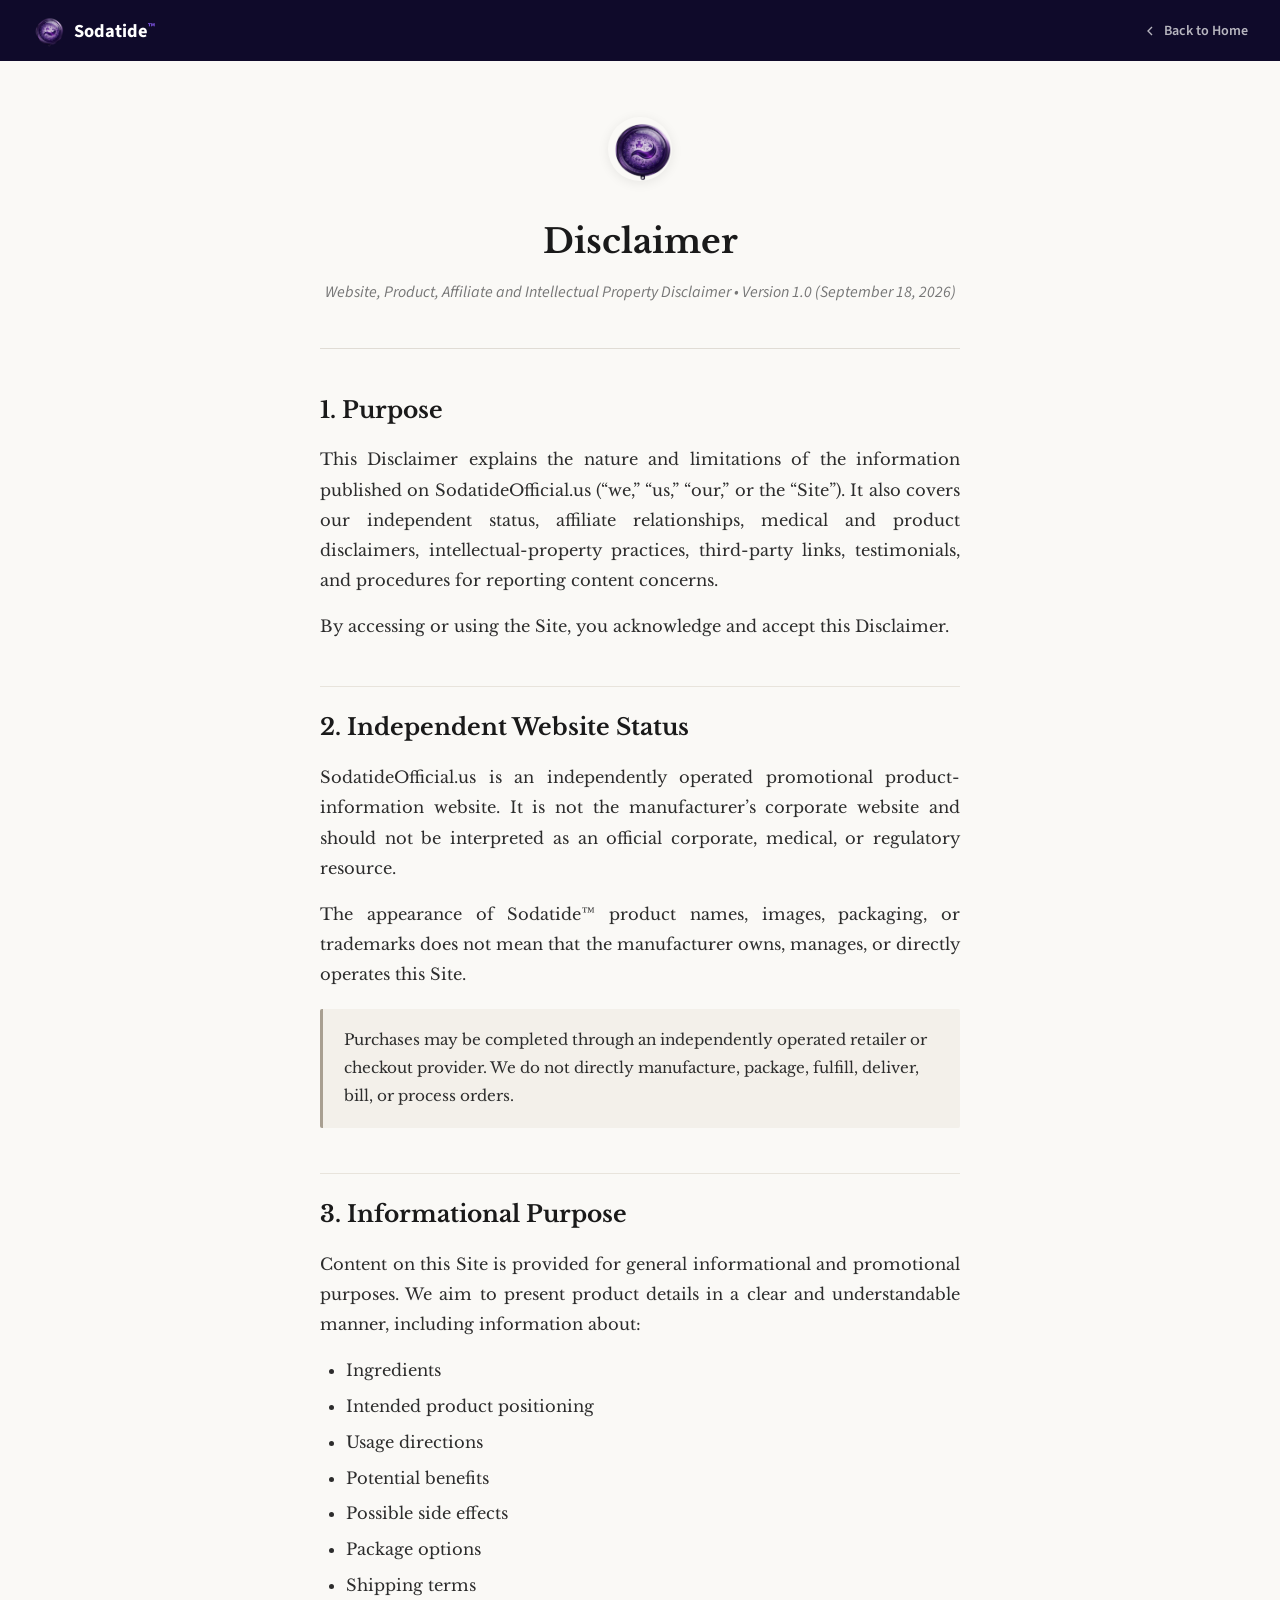
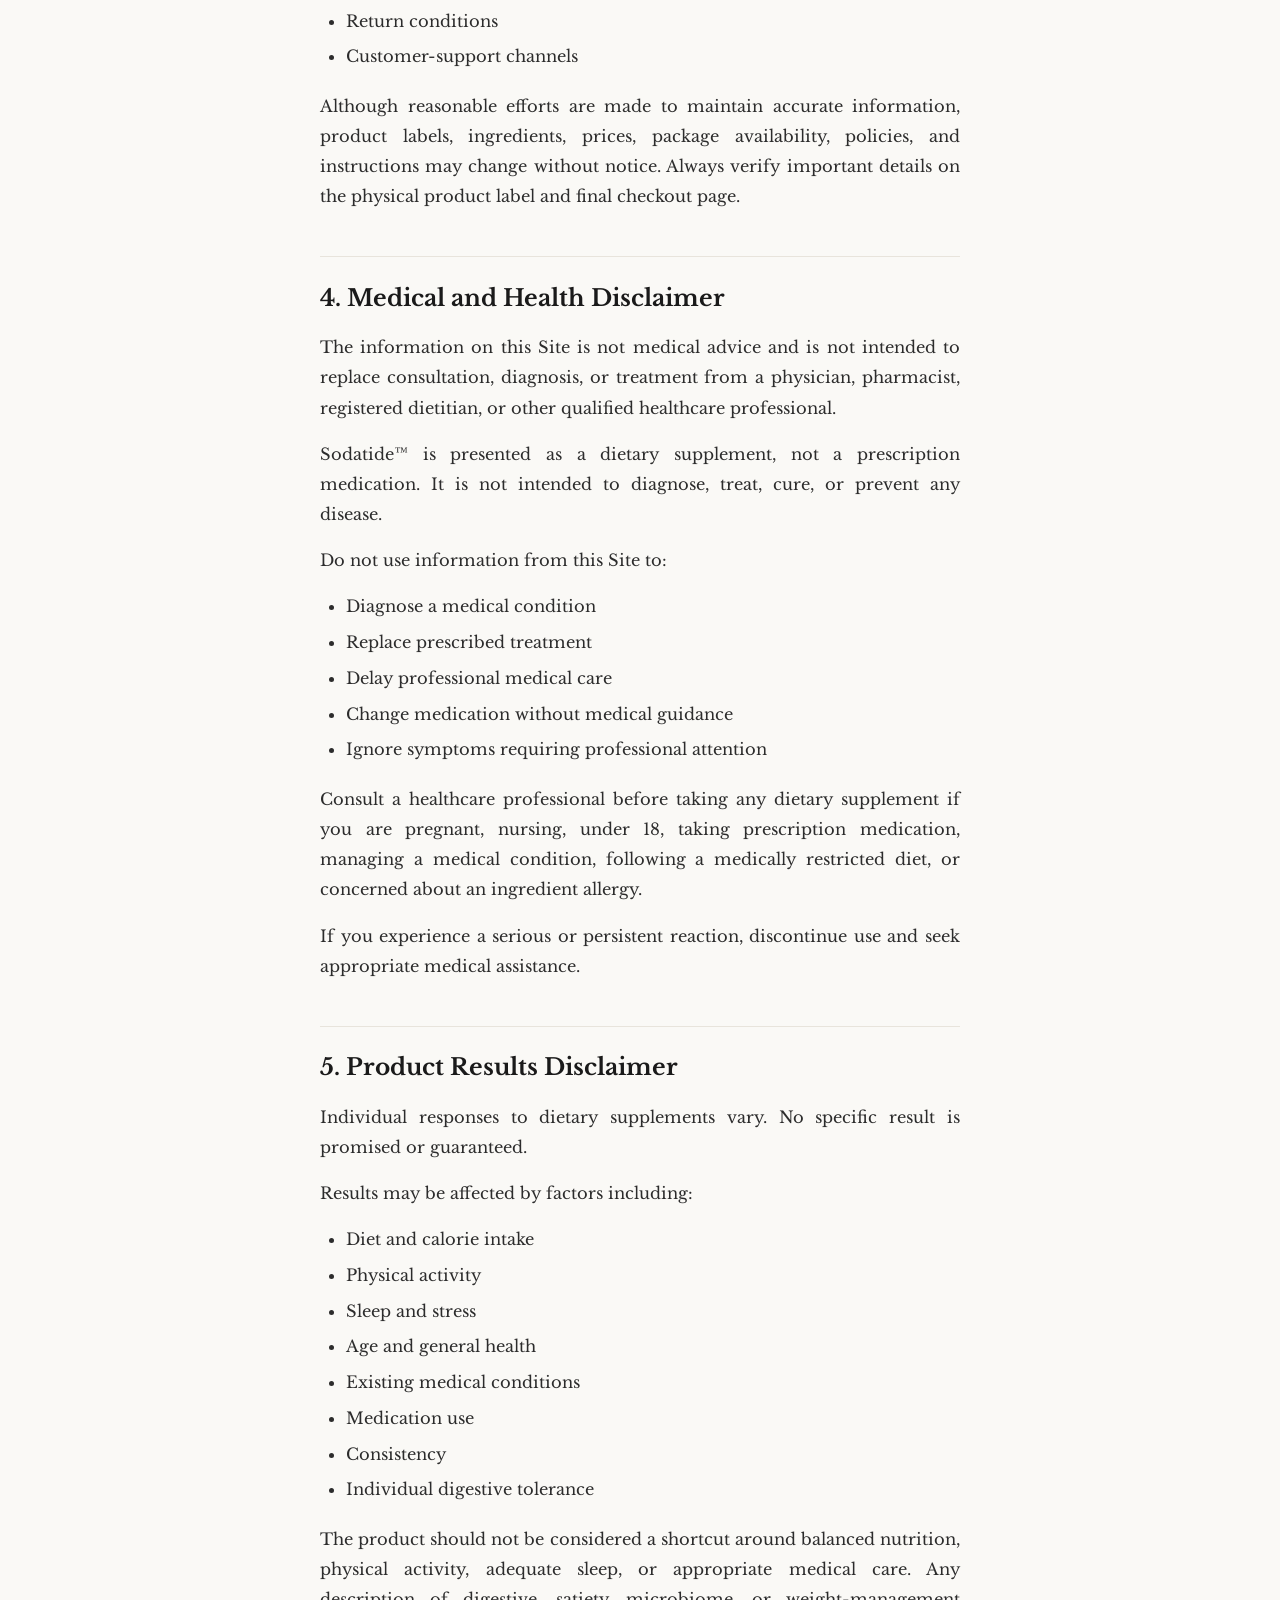
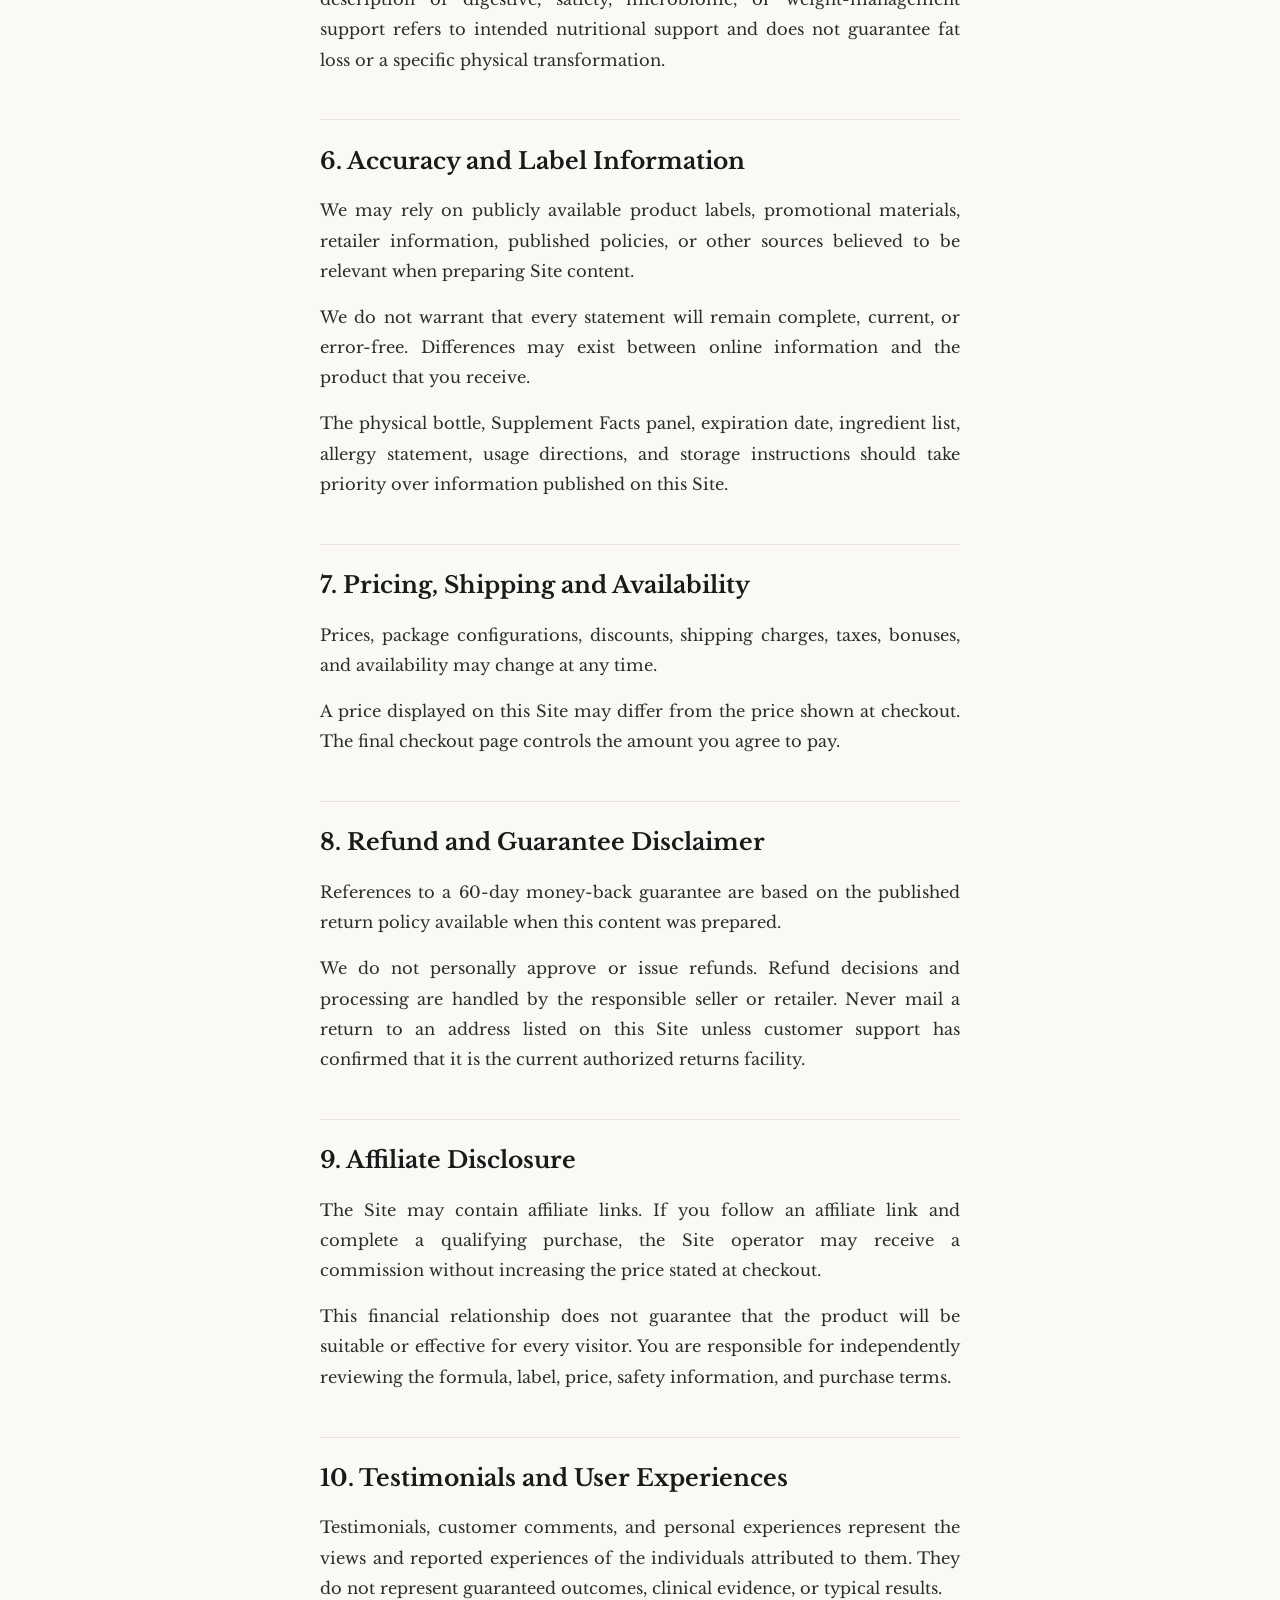
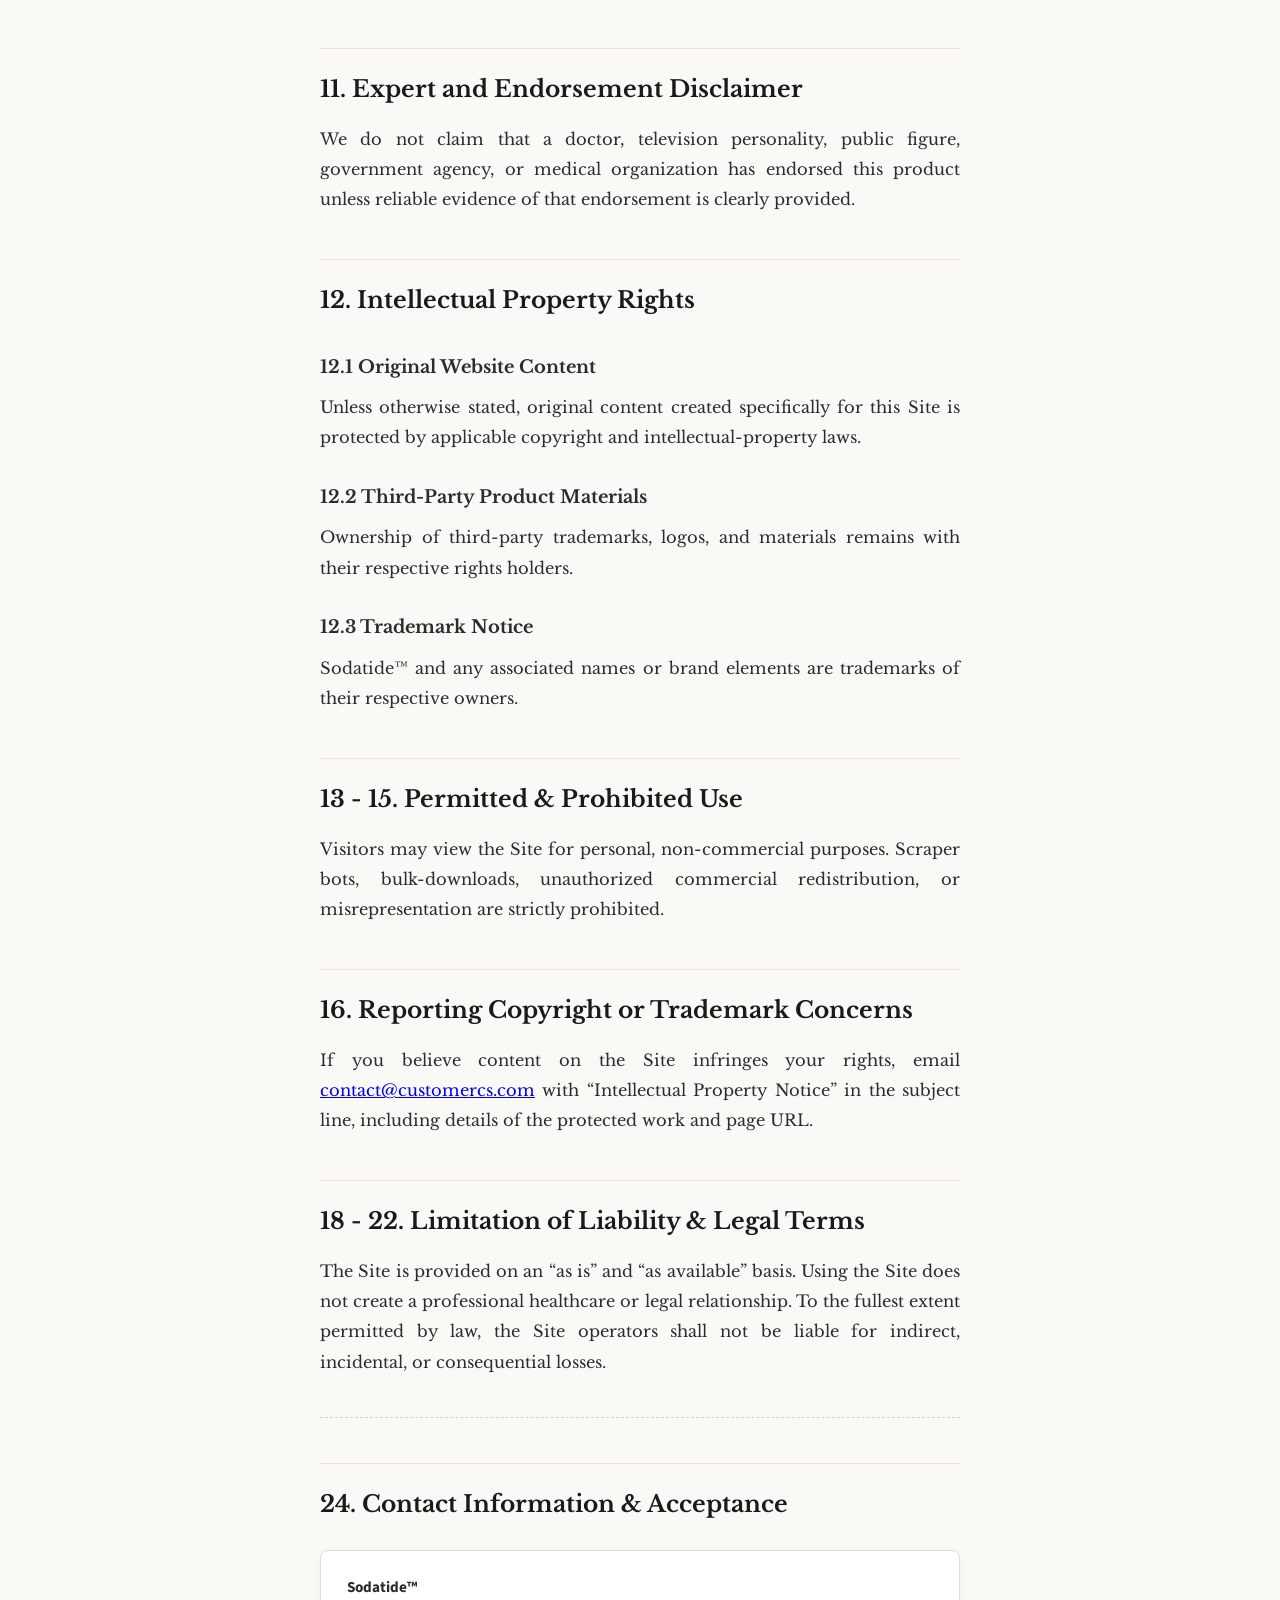
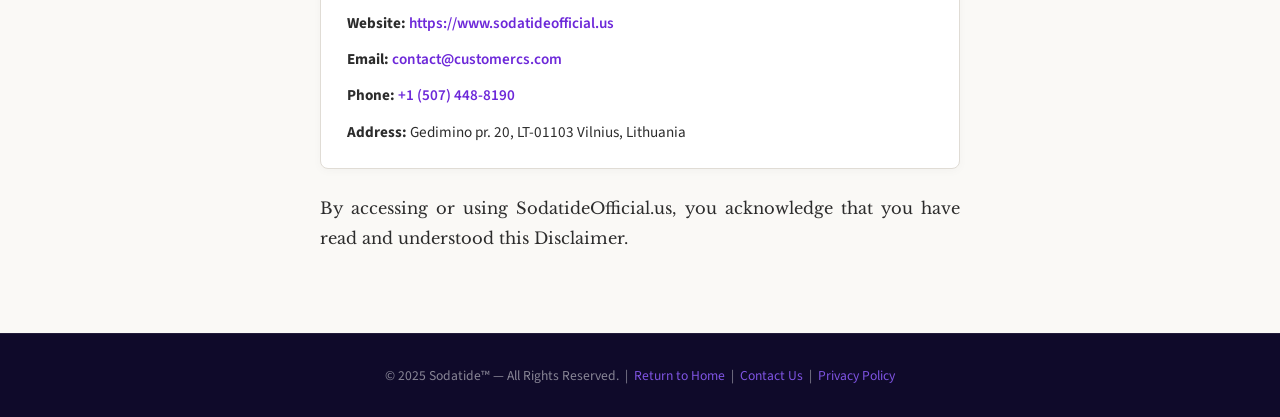
<file: disclaimer.html>
<!DOCTYPE html>
<html lang="en">
<head>
  <meta charset="UTF-8" />
  <meta name="viewport" content="width=device-width, initial-scale=1.0" />
  <title>Disclaimer | Sodatide™ Website, Product, Affiliate &amp; IP Disclaimer</title>
  <meta name="description" content="Website, product, affiliate, medical, and intellectual property disclaimer for SodatideOfficial.us." />

  <link rel="icon" href="public/favicon.ico" type="image/x-icon" />
  <link rel="preconnect" href="https://fonts.googleapis.com">
  <link rel="preconnect" href="https://fonts.gstatic.com" crossorigin>
  <link href="https://fonts.googleapis.com/css2?family=Libre+Baskerville:ital,wght@0,400;0,700;1,400&family=Source+Sans+3:wght@400;500;600;700&display=swap" rel="stylesheet">

  <style>
    *, *::before, *::after { box-sizing: border-box; margin: 0; padding: 0; }
    html { scroll-behavior: smooth; -webkit-font-smoothing: antialiased; }
    body {
      font-family: 'Libre Baskerville', Georgia, 'Times New Roman', serif;
      background: #faf9f6;
      color: #2c2c2c;
      line-height: 1.85;
      font-size: 1.02rem;
      overflow-x: hidden;
    }

    .about-nav {
      background: #0f0a2a;
      padding: 0.85rem 2rem;
      display: flex;
      align-items: center;
      justify-content: space-between;
      position: sticky;
      top: 0;
      z-index: 100;
    }
    .about-nav-logo {
      display: flex;
      align-items: center;
      gap: 0.6rem;
      text-decoration: none;
    }
    .about-nav-logo img {
      width: 32px;
      height: 32px;
      border-radius: 50%;
      object-fit: cover;
    }
    .about-nav-logo span {
      font-family: 'Source Sans 3', sans-serif;
      font-size: 1.15rem;
      font-weight: 700;
      color: #ffffff;
    }
    .about-nav-logo sup {
      font-size: 0.55em;
      color: rgba(139, 92, 246, 0.9);
    }
    .about-nav-back {
      color: rgba(255, 255, 255, 0.7);
      text-decoration: none;
      font-family: 'Source Sans 3', sans-serif;
      font-size: 0.88rem;
      font-weight: 600;
      display: flex;
      align-items: center;
      gap: 0.35rem;
      transition: color 0.2s ease;
    }
    .about-nav-back:hover {
      color: rgba(139, 92, 246, 0.95);
    }

    .book-page {
      max-width: 720px;
      margin: 0 auto;
      padding: 3.5rem 2.5rem 4rem;
    }
    .book-header {
      text-align: center;
      padding-bottom: 2.5rem;
      margin-bottom: 2.5rem;
      border-bottom: 1px solid #e0dcd5;
    }
    .book-header-logo {
      width: 64px;
      height: 64px;
      border-radius: 50%;
      object-fit: cover;
      margin-bottom: 1.2rem;
      box-shadow: 0 2px 12px rgba(0,0,0,0.08);
    }
    .book-title {
      font-family: 'Libre Baskerville', Georgia, serif;
      font-size: 2.1rem;
      font-weight: 700;
      color: #1a1a1a;
      margin-bottom: 0.4rem;
    }
    .book-subtitle {
      font-family: 'Source Sans 3', sans-serif;
      font-size: 1rem;
      color: #777;
      font-style: italic;
    }

    h2.book-h2 {
      font-family: 'Libre Baskerville', Georgia, serif;
      font-size: 1.45rem;
      font-weight: 700;
      color: #1a1a1a;
      margin-top: 2.8rem;
      margin-bottom: 0.8rem;
      padding-top: 1.2rem;
      border-top: 1px solid #e8e4dc;
    }
    h2.book-h2:first-of-type {
      border-top: none;
      padding-top: 0;
      margin-top: 0;
    }
    h3.book-h3 {
      font-family: 'Libre Baskerville', Georgia, serif;
      font-size: 1.12rem;
      font-weight: 700;
      color: #2c2c2c;
      margin-top: 1.8rem;
      margin-bottom: 0.5rem;
    }
    .book-p {
      margin-bottom: 1rem;
      text-align: justify;
    }
    .book-ul, .book-ol {
      margin: 0.6rem 0 1.2rem 1.6rem;
    }
    .book-ul li, .book-ol li {
      margin-bottom: 0.35rem;
    }
    .book-callout {
      background: #f3f0ea;
      border-left: 3px solid #a89f91;
      padding: 1.1rem 1.3rem;
      margin: 1.2rem 0 1.5rem;
      font-size: 0.95rem;
      border-radius: 2px;
    }
    .book-contact-box {
      background: #ffffff;
      border: 1px solid #e0dcd5;
      border-radius: 8px;
      padding: 1.4rem 1.6rem;
      margin: 1.5rem 0;
      box-shadow: 0 2px 10px rgba(0,0,0,0.03);
    }
    .book-contact-box p {
      margin-bottom: 0.5rem;
      font-family: 'Source Sans 3', sans-serif;
      font-size: 0.95rem;
    }
    .book-contact-box p:last-child {
      margin-bottom: 0;
    }
    .book-contact-box a {
      color: #6d28d9;
      text-decoration: none;
      font-weight: 600;
    }
    .book-contact-box a:hover {
      text-decoration: underline;
    }
    .book-divider {
      border: none;
      border-top: 1px dashed #d5d0c8;
      margin: 2.5rem 0;
    }
    .about-footer {
      background: #0f0a2a;
      color: rgba(255, 255, 255, 0.5);
      text-align: center;
      padding: 1.8rem 1rem;
      font-family: 'Source Sans 3', sans-serif;
      font-size: 0.85rem;
      border-top: 1px solid rgba(255, 255, 255, 0.08);
    }
    .about-footer a {
      color: rgba(139, 92, 246, 0.9);
      text-decoration: none;
    }
    .about-footer a:hover {
      text-decoration: underline;
    }
  </style>

  <script type="application/ld+json">
  {
    "@context": "https://schema.org",
    "@type": "WebPage",
    "name": "Website, Product, Affiliate and Intellectual Property Disclaimer",
    "url": "https://www.sodatideofficial.us/disclaimer.html",
    "description": "Comprehensive disclaimer covering product representation, medical warnings, affiliate relations, and intellectual property."
  }
  </script>
</head>
<body>

  <!-- Navigation Bar -->
  <nav class="about-nav">
    <a href="index.html" class="about-nav-logo">
      <img src="public/logo.png" alt="Sodatide logo" />
      <span>Sodatide<sup>™</sup></span>
    </a>
    <a href="index.html" class="about-nav-back">
      <svg width="16" height="16" viewBox="0 0 24 24" fill="none" stroke="currentColor" stroke-width="2"><polyline points="15 18 9 12 15 6"/></svg>
      Back to Home
    </a>
  </nav>

  <!-- Content -->
  <main class="book-page">

    <header class="book-header">
      <img src="public/logo.png" alt="Sodatide logo" class="book-header-logo" />
      <h1 class="book-title">Disclaimer</h1>
      <p class="book-subtitle">Website, Product, Affiliate and Intellectual Property Disclaimer &bull; Version 1.0 (September 18, 2026)</p>
    </header>

    <!-- 1. Purpose -->
    <h2 class="book-h2">1. Purpose</h2>
    <p class="book-p">
      This Disclaimer explains the nature and limitations of the information published on SodatideOfficial.us (“we,” “us,” “our,” or the “Site”). It also covers our independent status, affiliate relationships, medical and product disclaimers, intellectual-property practices, third-party links, testimonials, and procedures for reporting content concerns.
    </p>
    <p class="book-p">
      By accessing or using the Site, you acknowledge and accept this Disclaimer.
    </p>

    <!-- 2. Independent Website Status -->
    <h2 class="book-h2">2. Independent Website Status</h2>
    <p class="book-p">
      SodatideOfficial.us is an independently operated promotional product-information website. It is not the manufacturer’s corporate website and should not be interpreted as an official corporate, medical, or regulatory resource.
    </p>
    <p class="book-p">
      The appearance of Sodatide™ product names, images, packaging, or trademarks does not mean that the manufacturer owns, manages, or directly operates this Site.
    </p>
    <div class="book-callout">
      <p>Purchases may be completed through an independently operated retailer or checkout provider. We do not directly manufacture, package, fulfill, deliver, bill, or process orders.</p>
    </div>

    <!-- 3. Informational Purpose -->
    <h2 class="book-h2">3. Informational Purpose</h2>
    <p class="book-p">
      Content on this Site is provided for general informational and promotional purposes. We aim to present product details in a clear and understandable manner, including information about:
    </p>
    <ul class="book-ul">
      <li>Ingredients</li>
      <li>Intended product positioning</li>
      <li>Usage directions</li>
      <li>Potential benefits</li>
      <li>Possible side effects</li>
      <li>Package options</li>
      <li>Shipping terms</li>
      <li>Return conditions</li>
      <li>Customer-support channels</li>
    </ul>
    <p class="book-p">
      Although reasonable efforts are made to maintain accurate information, product labels, ingredients, prices, package availability, policies, and instructions may change without notice. Always verify important details on the physical product label and final checkout page.
    </p>

    <!-- 4. Medical and Health Disclaimer -->
    <h2 class="book-h2">4. Medical and Health Disclaimer</h2>
    <p class="book-p">
      The information on this Site is not medical advice and is not intended to replace consultation, diagnosis, or treatment from a physician, pharmacist, registered dietitian, or other qualified healthcare professional.
    </p>
    <p class="book-p">
      Sodatide™ is presented as a dietary supplement, not a prescription medication. It is not intended to diagnose, treat, cure, or prevent any disease.
    </p>
    <p class="book-p">Do not use information from this Site to:</p>
    <ul class="book-ul">
      <li>Diagnose a medical condition</li>
      <li>Replace prescribed treatment</li>
      <li>Delay professional medical care</li>
      <li>Change medication without medical guidance</li>
      <li>Ignore symptoms requiring professional attention</li>
    </ul>
    <p class="book-p">
      Consult a healthcare professional before taking any dietary supplement if you are pregnant, nursing, under 18, taking prescription medication, managing a medical condition, following a medically restricted diet, or concerned about an ingredient allergy.
    </p>
    <p class="book-p">
      If you experience a serious or persistent reaction, discontinue use and seek appropriate medical assistance.
    </p>

    <!-- 5. Product Results Disclaimer -->
    <h2 class="book-h2">5. Product Results Disclaimer</h2>
    <p class="book-p">
      Individual responses to dietary supplements vary. No specific result is promised or guaranteed.
    </p>
    <p class="book-p">Results may be affected by factors including:</p>
    <ul class="book-ul">
      <li>Diet and calorie intake</li>
      <li>Physical activity</li>
      <li>Sleep and stress</li>
      <li>Age and general health</li>
      <li>Existing medical conditions</li>
      <li>Medication use</li>
      <li>Consistency</li>
      <li>Individual digestive tolerance</li>
    </ul>
    <p class="book-p">
      The product should not be considered a shortcut around balanced nutrition, physical activity, adequate sleep, or appropriate medical care. Any description of digestive, satiety, microbiome, or weight-management support refers to intended nutritional support and does not guarantee fat loss or a specific physical transformation.
    </p>

    <!-- 6. Accuracy and Label Information -->
    <h2 class="book-h2">6. Accuracy and Label Information</h2>
    <p class="book-p">
      We may rely on publicly available product labels, promotional materials, retailer information, published policies, or other sources believed to be relevant when preparing Site content.
    </p>
    <p class="book-p">
      We do not warrant that every statement will remain complete, current, or error-free. Differences may exist between online information and the product that you receive.
    </p>
    <p class="book-p">
      The physical bottle, Supplement Facts panel, expiration date, ingredient list, allergy statement, usage directions, and storage instructions should take priority over information published on this Site.
    </p>

    <!-- 7. Pricing, Shipping and Availability -->
    <h2 class="book-h2">7. Pricing, Shipping and Availability</h2>
    <p class="book-p">
      Prices, package configurations, discounts, shipping charges, taxes, bonuses, and availability may change at any time.
    </p>
    <p class="book-p">
      A price displayed on this Site may differ from the price shown at checkout. The final checkout page controls the amount you agree to pay.
    </p>

    <!-- 8. Refund and Guarantee Disclaimer -->
    <h2 class="book-h2">8. Refund and Guarantee Disclaimer</h2>
    <p class="book-p">
      References to a 60-day money-back guarantee are based on the published return policy available when this content was prepared.
    </p>
    <p class="book-p">
      We do not personally approve or issue refunds. Refund decisions and processing are handled by the responsible seller or retailer. Never mail a return to an address listed on this Site unless customer support has confirmed that it is the current authorized returns facility.
    </p>

    <!-- 9. Affiliate Disclosure -->
    <h2 class="book-h2">9. Affiliate Disclosure</h2>
    <p class="book-p">
      The Site may contain affiliate links. If you follow an affiliate link and complete a qualifying purchase, the Site operator may receive a commission without increasing the price stated at checkout.
    </p>
    <p class="book-p">
      This financial relationship does not guarantee that the product will be suitable or effective for every visitor. You are responsible for independently reviewing the formula, label, price, safety information, and purchase terms.
    </p>

    <!-- 10. Testimonials and User Experiences -->
    <h2 class="book-h2">10. Testimonials and User Experiences</h2>
    <p class="book-p">
      Testimonials, customer comments, and personal experiences represent the views and reported experiences of the individuals attributed to them. They do not represent guaranteed outcomes, clinical evidence, or typical results.
    </p>

    <!-- 11. Expert and Endorsement Disclaimer -->
    <h2 class="book-h2">11. Expert and Endorsement Disclaimer</h2>
    <p class="book-p">
      We do not claim that a doctor, television personality, public figure, government agency, or medical organization has endorsed this product unless reliable evidence of that endorsement is clearly provided.
    </p>

    <!-- 12. Intellectual Property Rights -->
    <h2 class="book-h2">12. Intellectual Property Rights</h2>
    <h3 class="book-h3">12.1 Original Website Content</h3>
    <p class="book-p">
      Unless otherwise stated, original content created specifically for this Site is protected by applicable copyright and intellectual-property laws.
    </p>
    <h3 class="book-h3">12.2 Third-Party Product Materials</h3>
    <p class="book-p">
      Ownership of third-party trademarks, logos, and materials remains with their respective rights holders.
    </p>
    <h3 class="book-h3">12.3 Trademark Notice</h3>
    <p class="book-p">
      Sodatide™ and any associated names or brand elements are trademarks of their respective owners.
    </p>

    <!-- 13 - 15. Usage Rules -->
    <h2 class="book-h2">13 - 15. Permitted &amp; Prohibited Use</h2>
    <p class="book-p">
      Visitors may view the Site for personal, non-commercial purposes. Scraper bots, bulk-downloads, unauthorized commercial redistribution, or misrepresentation are strictly prohibited.
    </p>

    <!-- 16 - 17. Reporting IP Concerns -->
    <h2 class="book-h2">16. Reporting Copyright or Trademark Concerns</h2>
    <p class="book-p">
      If you believe content on the Site infringes your rights, email <a href="mailto:contact@customercs.com">contact@customercs.com</a> with “Intellectual Property Notice” in the subject line, including details of the protected work and page URL.
    </p>

    <!-- 18 - 22. Legal Boundaries & Liability -->
    <h2 class="book-h2">18 - 22. Limitation of Liability &amp; Legal Terms</h2>
    <p class="book-p">
      The Site is provided on an “as is” and “as available” basis. Using the Site does not create a professional healthcare or legal relationship. To the fullest extent permitted by law, the Site operators shall not be liable for indirect, incidental, or consequential losses.
    </p>

    <hr class="book-divider" />

    <!-- 24 - 25. Contact & Acceptance -->
    <h2 class="book-h2">24. Contact Information &amp; Acceptance</h2>
    <div class="book-contact-box">
      <p><strong>Sodatide™</strong></p>
      <p><strong>Website:</strong> <a href="https://www.sodatideofficial.us">https://www.sodatideofficial.us</a></p>
      <p><strong>Email:</strong> <a href="mailto:contact@customercs.com">contact@customercs.com</a></p>
      <p><strong>Phone:</strong> <a href="tel:+15074488190">+1 (507) 448-8190</a></p>
      <p><strong>Address:</strong> Gedimino pr. 20, LT-01103 Vilnius, Lithuania</p>
    </div>
    <p class="book-p">
      By accessing or using SodatideOfficial.us, you acknowledge that you have read and understood this Disclaimer.
    </p>

  </main>

  <!-- Footer -->
  <footer class="about-footer">
    <p>&copy; 2025 Sodatide™ &mdash; All Rights Reserved. &nbsp;|&nbsp; <a href="index.html">Return to Home</a> &nbsp;|&nbsp; <a href="contact.html">Contact Us</a> &nbsp;|&nbsp; <a href="privacy.html">Privacy Policy</a></p>
  </footer>

</body>
</html>
</file>
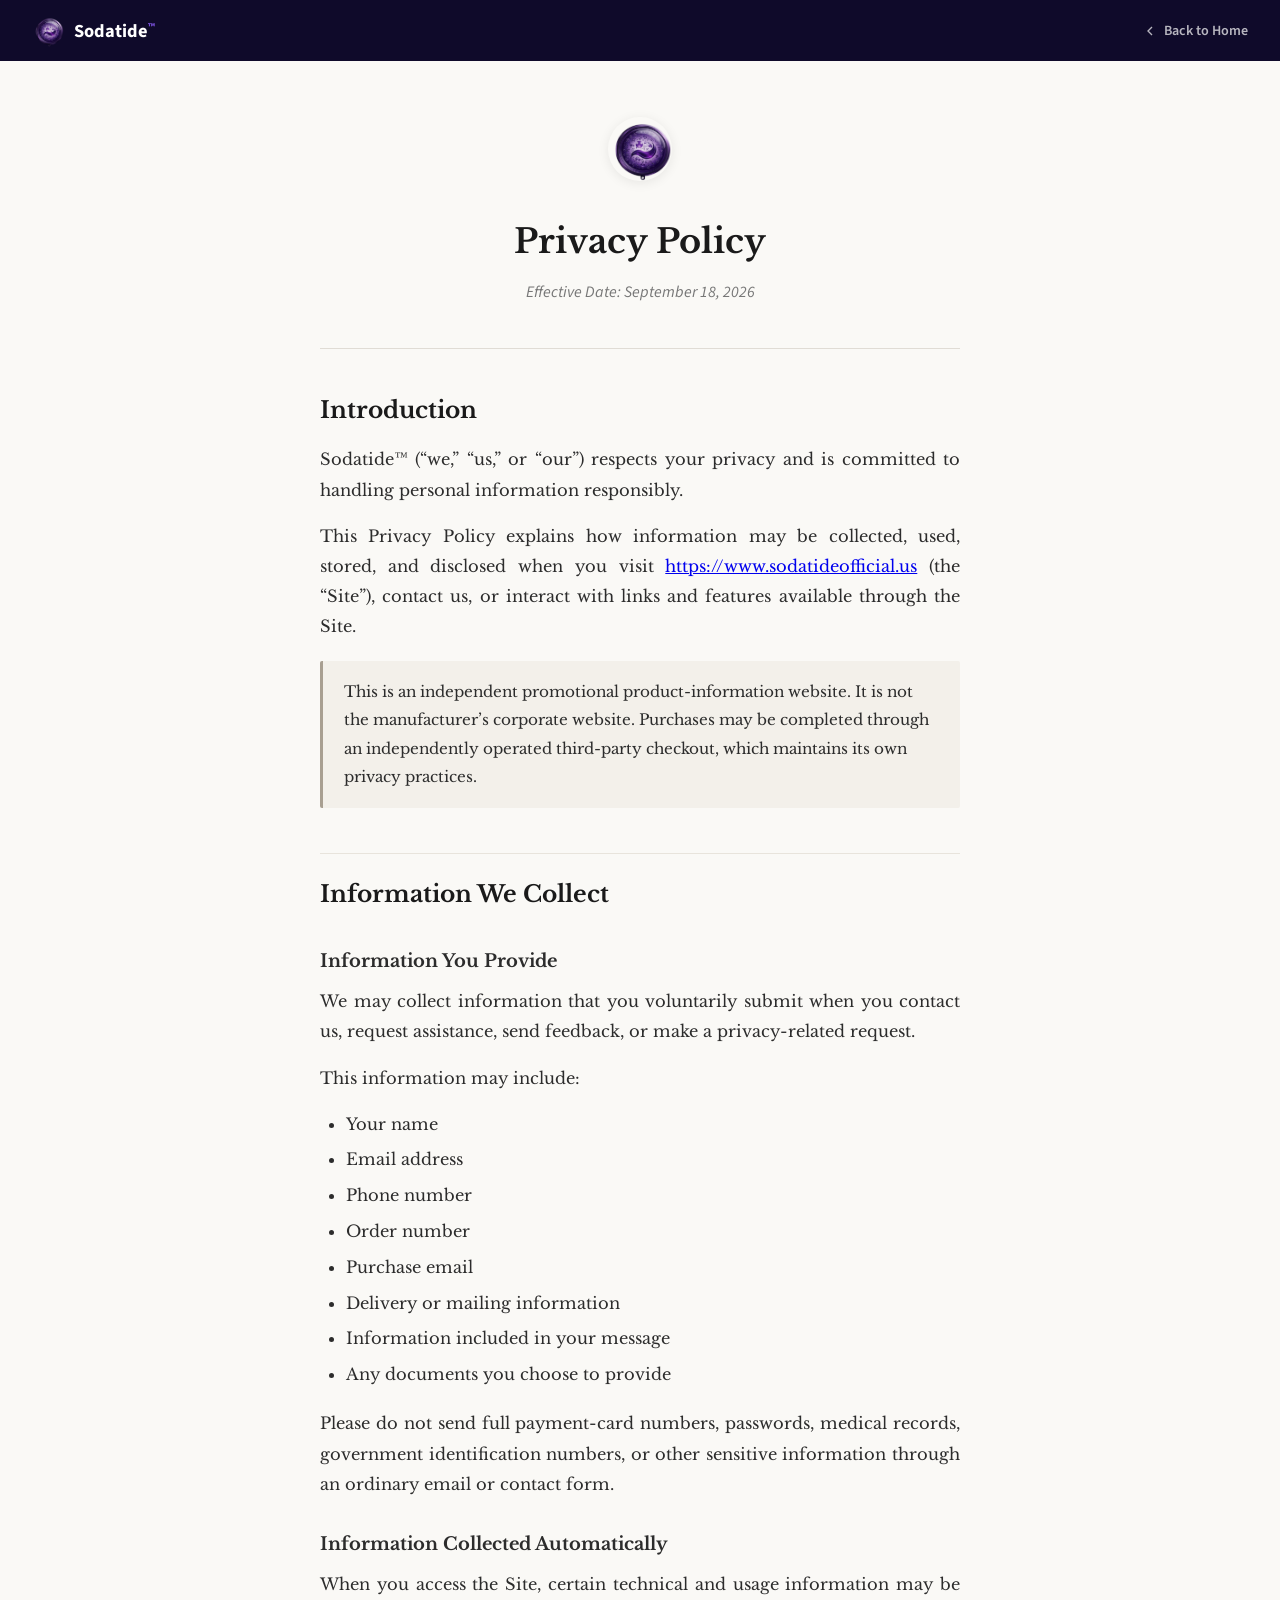
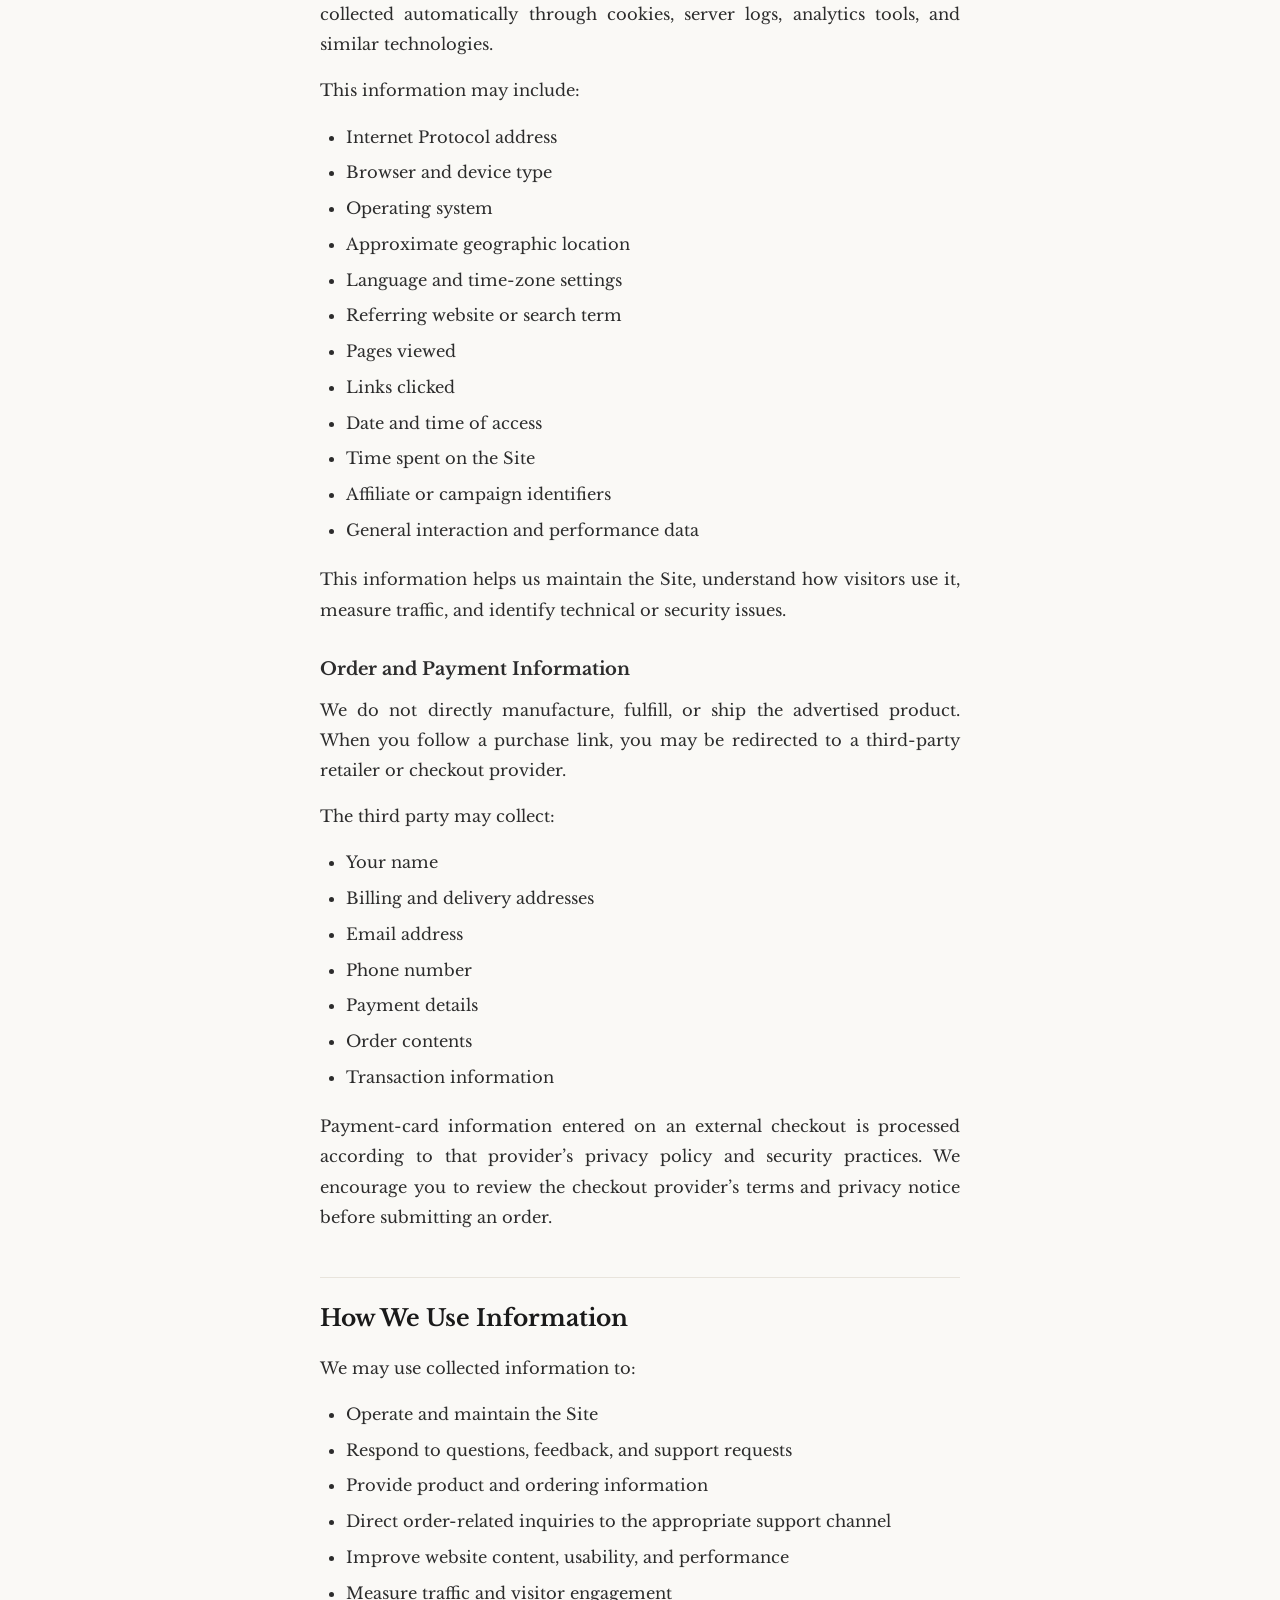
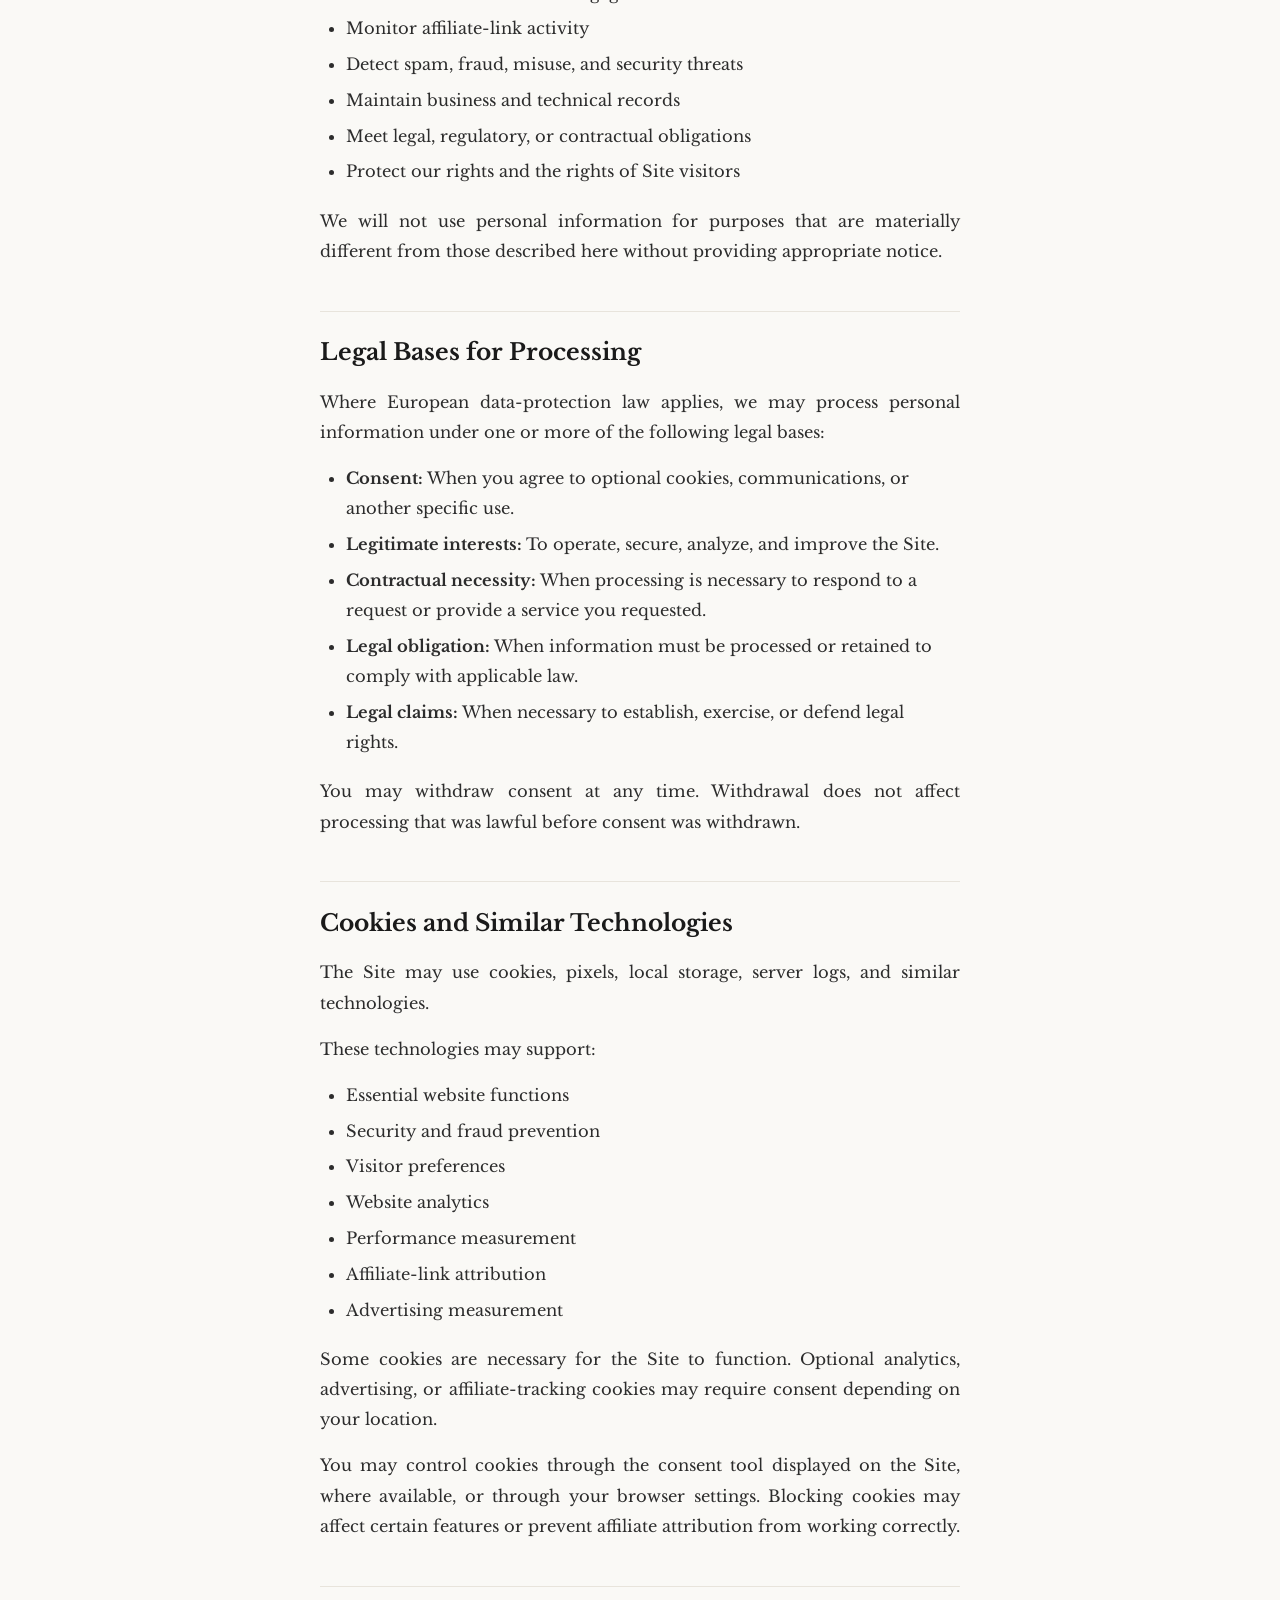
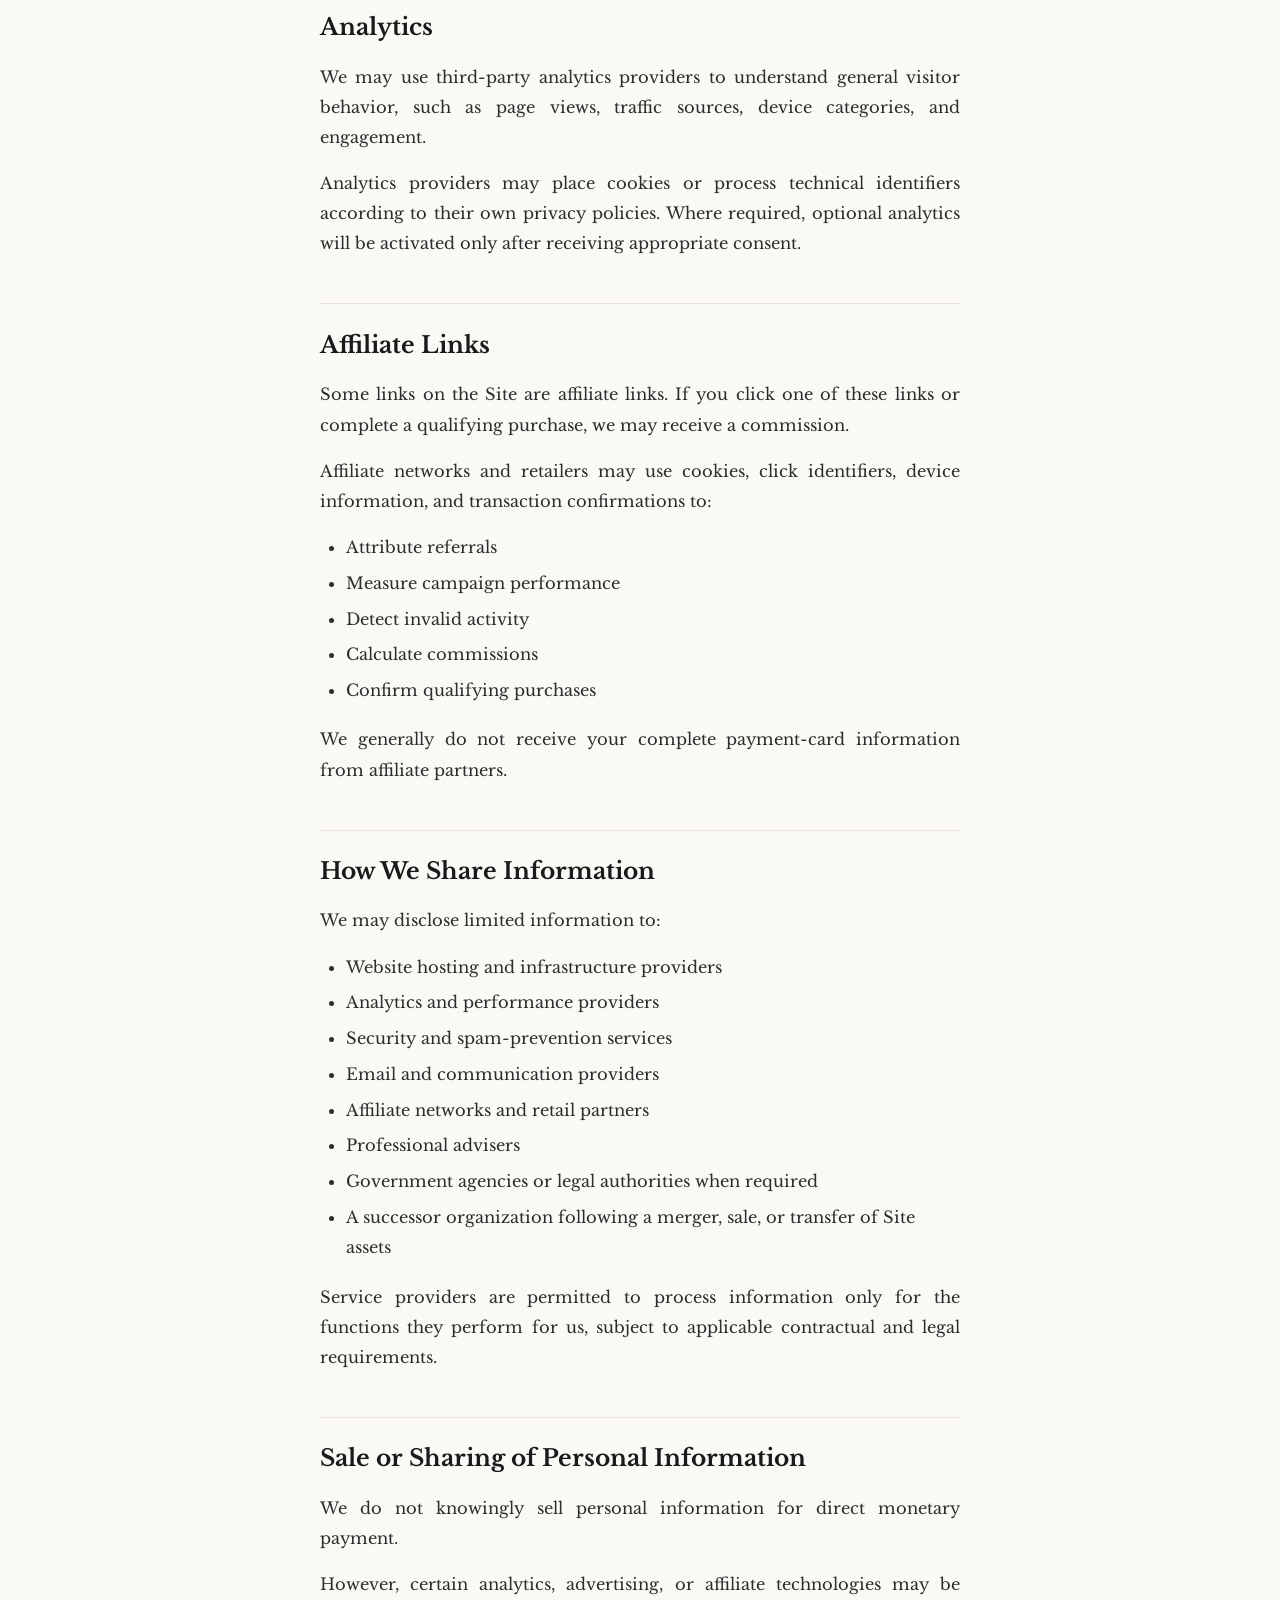
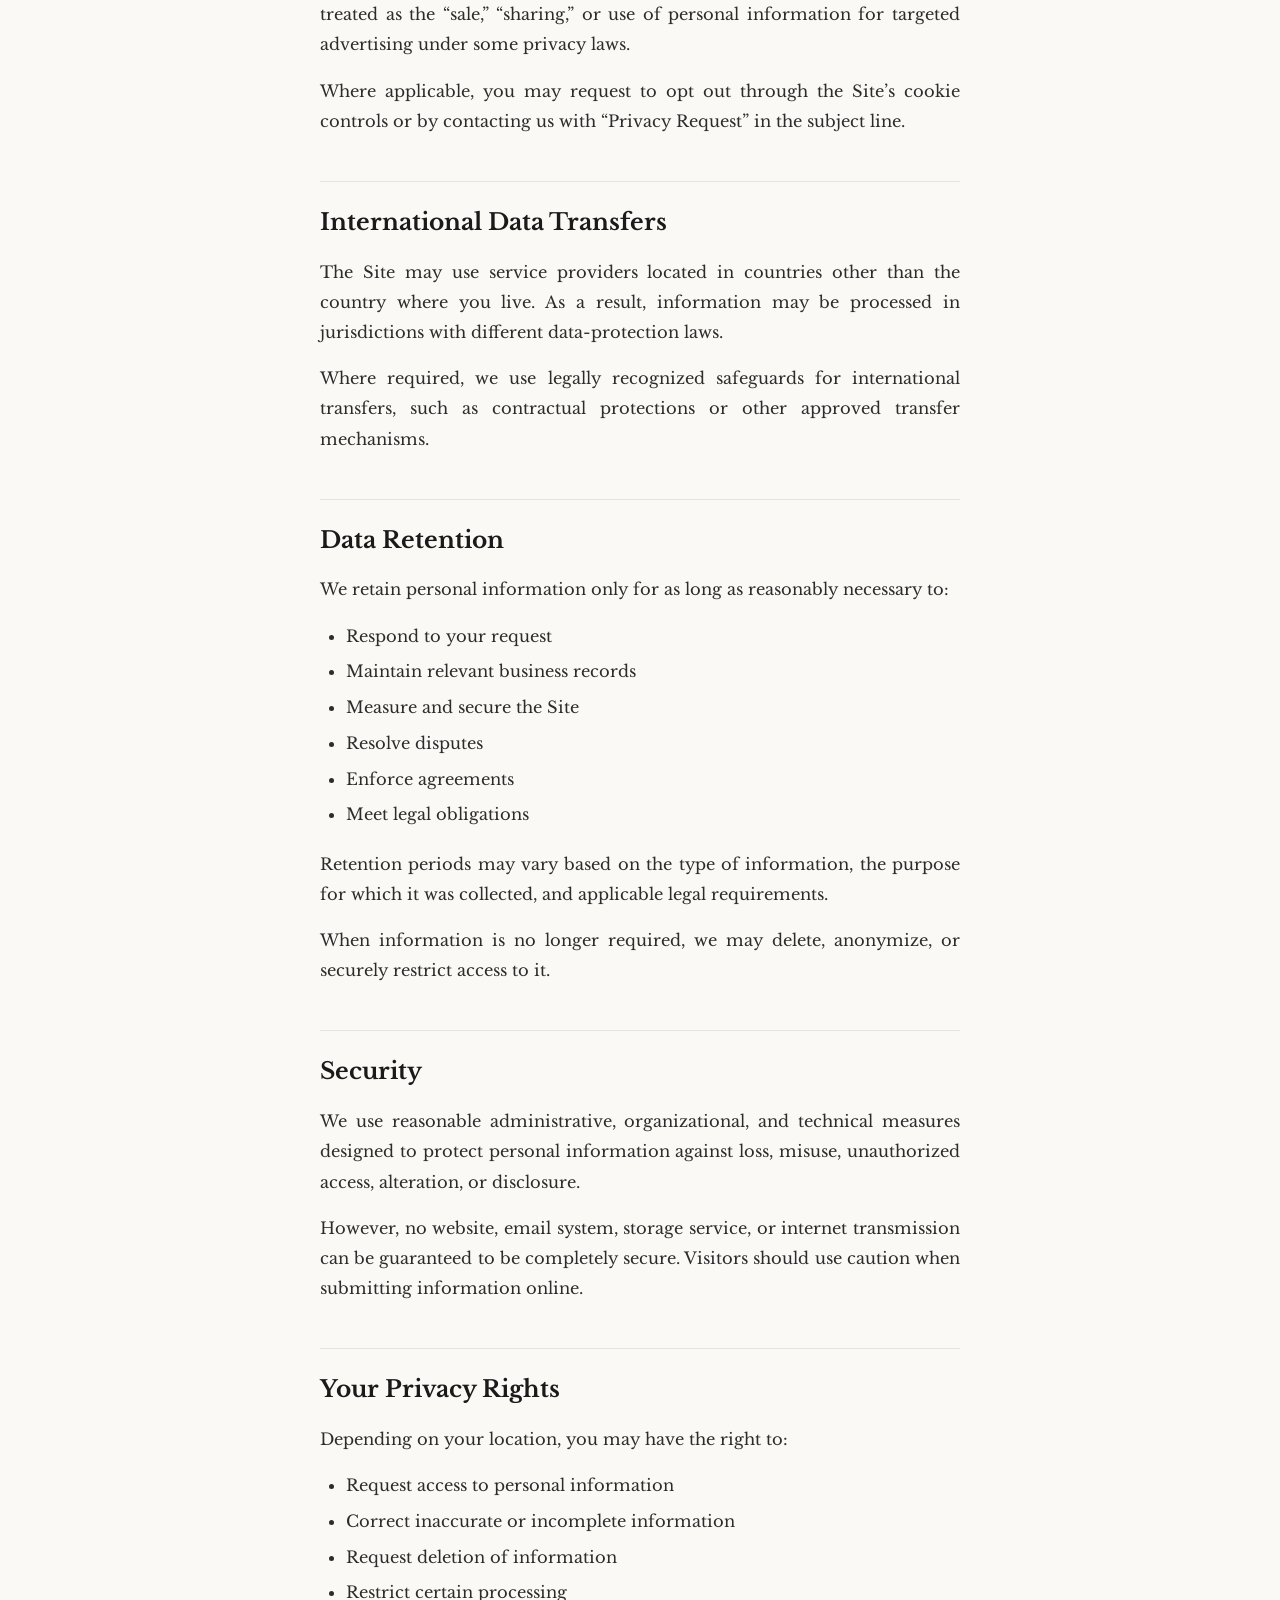
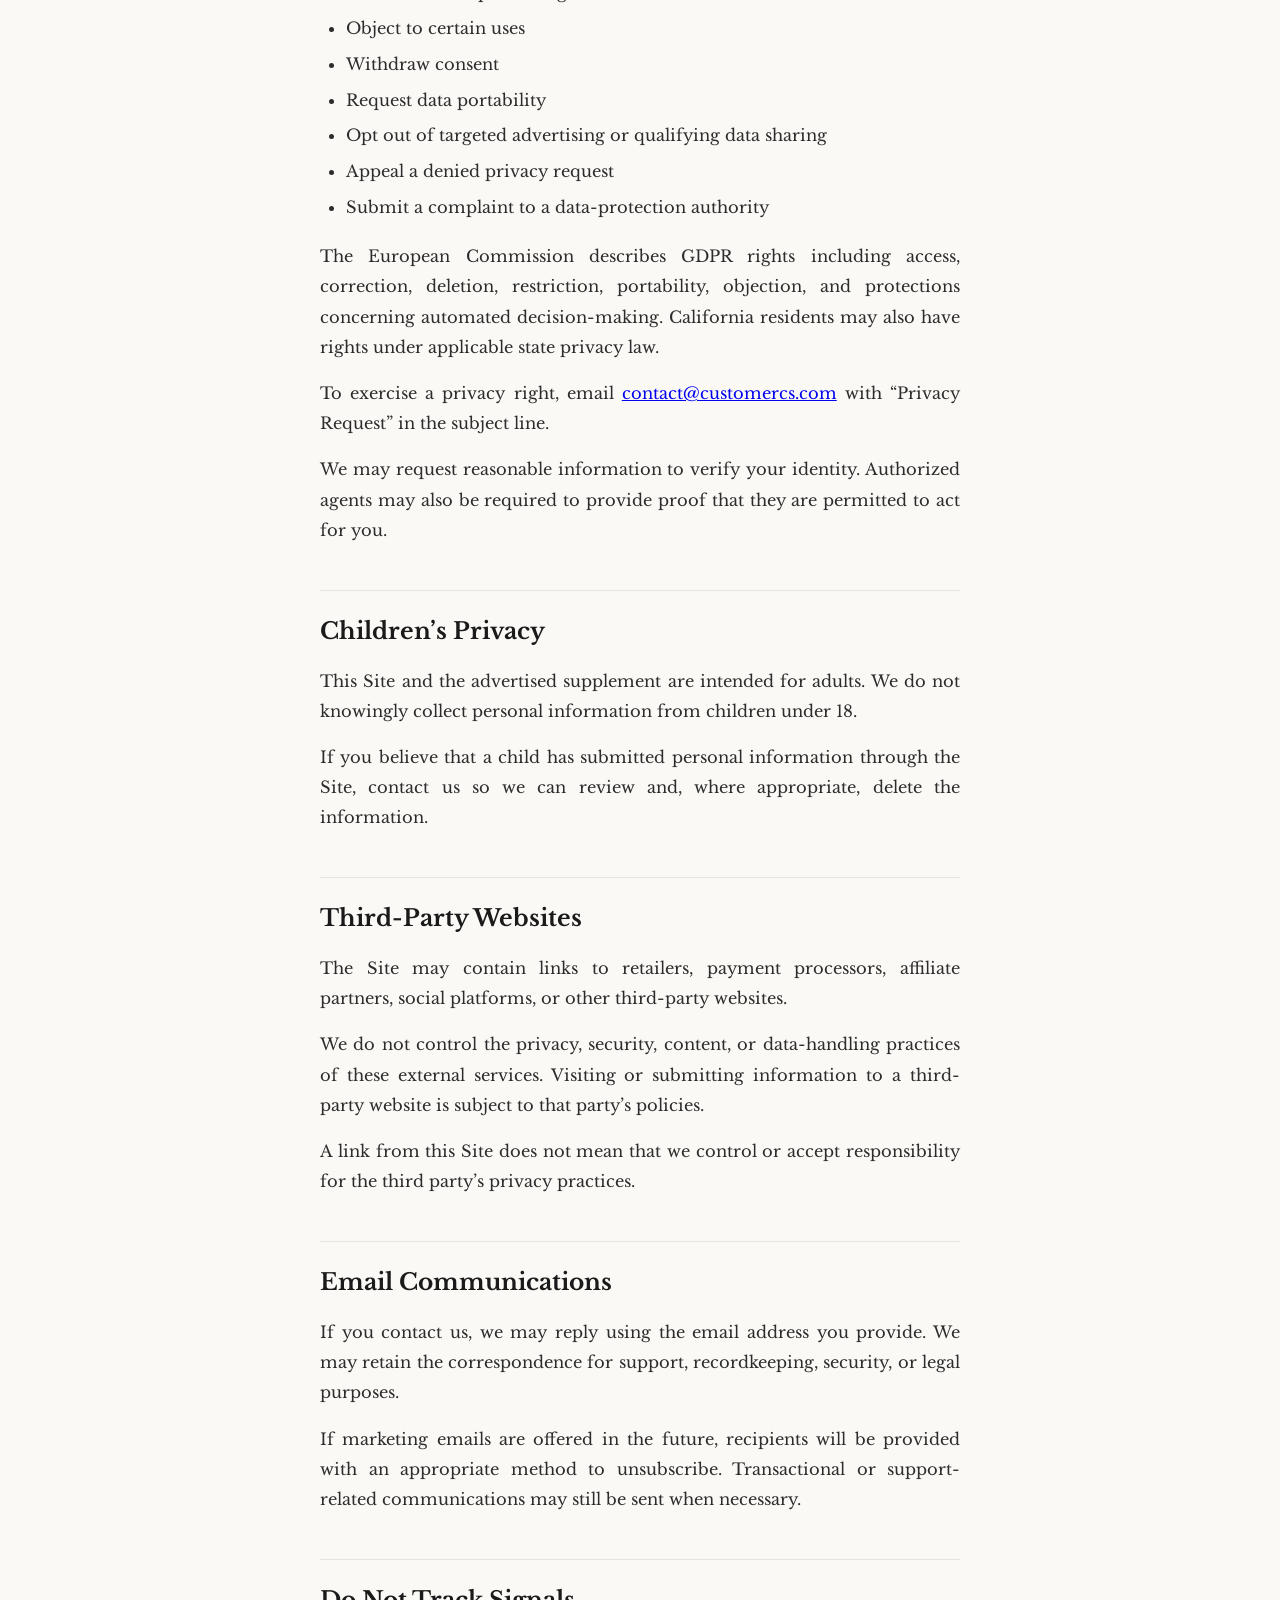
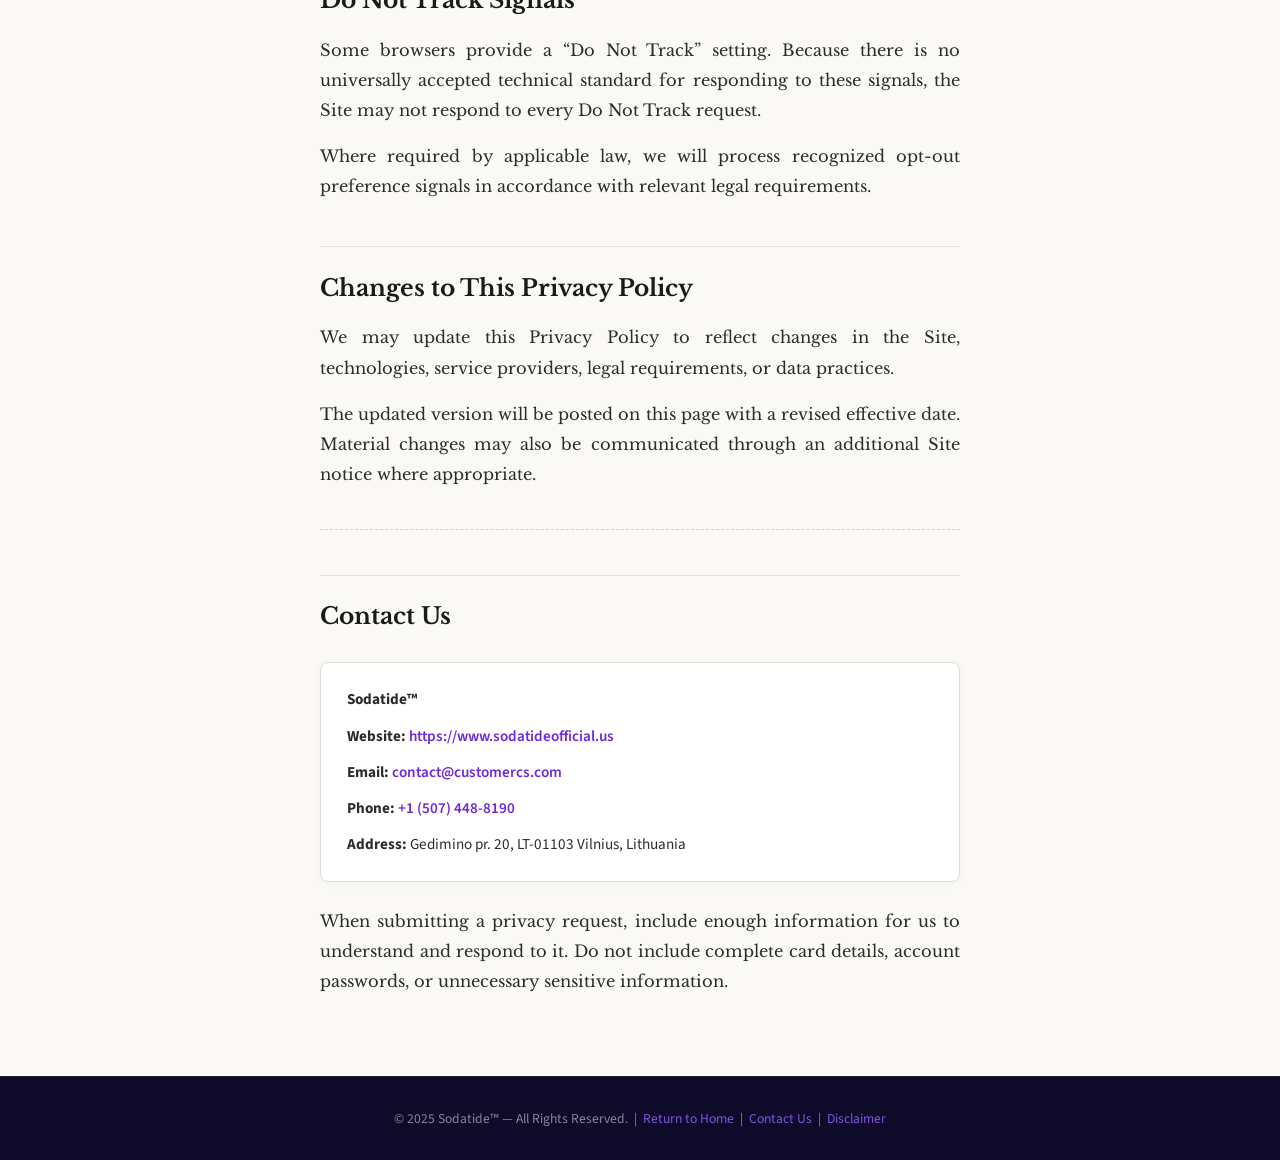
<file: privacy.html>
<!DOCTYPE html>
<html lang="en">
<head>
  <meta charset="UTF-8" />
  <meta name="viewport" content="width=device-width, initial-scale=1.0" />
  <title>Privacy Policy | Sodatide™</title>
  <meta name="description" content="Read the Sodatide™ Privacy Policy to understand how personal information, cookies, analytics, and privacy rights are handled." />

  <link rel="icon" href="public/favicon.ico" type="image/x-icon" />
  <link rel="preconnect" href="https://fonts.googleapis.com">
  <link rel="preconnect" href="https://fonts.gstatic.com" crossorigin>
  <link href="https://fonts.googleapis.com/css2?family=Libre+Baskerville:ital,wght@0,400;0,700;1,400&family=Source+Sans+3:wght@400;500;600;700&display=swap" rel="stylesheet">

  <style>
    *, *::before, *::after { box-sizing: border-box; margin: 0; padding: 0; }
    html { scroll-behavior: smooth; -webkit-font-smoothing: antialiased; }
    body {
      font-family: 'Libre Baskerville', Georgia, 'Times New Roman', serif;
      background: #faf9f6;
      color: #2c2c2c;
      line-height: 1.85;
      font-size: 1.02rem;
      overflow-x: hidden;
    }

    .about-nav {
      background: #0f0a2a;
      padding: 0.85rem 2rem;
      display: flex;
      align-items: center;
      justify-content: space-between;
      position: sticky;
      top: 0;
      z-index: 100;
    }
    .about-nav-logo {
      display: flex;
      align-items: center;
      gap: 0.6rem;
      text-decoration: none;
    }
    .about-nav-logo img {
      width: 32px;
      height: 32px;
      border-radius: 50%;
      object-fit: cover;
    }
    .about-nav-logo span {
      font-family: 'Source Sans 3', sans-serif;
      font-size: 1.15rem;
      font-weight: 700;
      color: #ffffff;
    }
    .about-nav-logo sup {
      font-size: 0.55em;
      color: rgba(139, 92, 246, 0.9);
    }
    .about-nav-back {
      color: rgba(255, 255, 255, 0.7);
      text-decoration: none;
      font-family: 'Source Sans 3', sans-serif;
      font-size: 0.88rem;
      font-weight: 600;
      display: flex;
      align-items: center;
      gap: 0.35rem;
      transition: color 0.2s ease;
    }
    .about-nav-back:hover {
      color: rgba(139, 92, 246, 0.95);
    }

    .book-page {
      max-width: 720px;
      margin: 0 auto;
      padding: 3.5rem 2.5rem 4rem;
    }
    .book-header {
      text-align: center;
      padding-bottom: 2.5rem;
      margin-bottom: 2.5rem;
      border-bottom: 1px solid #e0dcd5;
    }
    .book-header-logo {
      width: 64px;
      height: 64px;
      border-radius: 50%;
      object-fit: cover;
      margin-bottom: 1.2rem;
      box-shadow: 0 2px 12px rgba(0,0,0,0.08);
    }
    .book-title {
      font-family: 'Libre Baskerville', Georgia, serif;
      font-size: 2.1rem;
      font-weight: 700;
      color: #1a1a1a;
      margin-bottom: 0.4rem;
    }
    .book-subtitle {
      font-family: 'Source Sans 3', sans-serif;
      font-size: 1rem;
      color: #777;
      font-style: italic;
    }

    h2.book-h2 {
      font-family: 'Libre Baskerville', Georgia, serif;
      font-size: 1.45rem;
      font-weight: 700;
      color: #1a1a1a;
      margin-top: 2.8rem;
      margin-bottom: 0.8rem;
      padding-top: 1.2rem;
      border-top: 1px solid #e8e4dc;
    }
    h2.book-h2:first-of-type {
      border-top: none;
      padding-top: 0;
      margin-top: 0;
    }
    h3.book-h3 {
      font-family: 'Libre Baskerville', Georgia, serif;
      font-size: 1.12rem;
      font-weight: 700;
      color: #2c2c2c;
      margin-top: 1.8rem;
      margin-bottom: 0.5rem;
    }
    .book-p {
      margin-bottom: 1rem;
      text-align: justify;
    }
    .book-ul, .book-ol {
      margin: 0.6rem 0 1.2rem 1.6rem;
    }
    .book-ul li, .book-ol li {
      margin-bottom: 0.35rem;
    }
    .book-callout {
      background: #f3f0ea;
      border-left: 3px solid #a89f91;
      padding: 1.1rem 1.3rem;
      margin: 1.2rem 0 1.5rem;
      font-size: 0.95rem;
      border-radius: 2px;
    }
    .book-contact-box {
      background: #ffffff;
      border: 1px solid #e0dcd5;
      border-radius: 8px;
      padding: 1.4rem 1.6rem;
      margin: 1.5rem 0;
      box-shadow: 0 2px 10px rgba(0,0,0,0.03);
    }
    .book-contact-box p {
      margin-bottom: 0.5rem;
      font-family: 'Source Sans 3', sans-serif;
      font-size: 0.95rem;
    }
    .book-contact-box p:last-child {
      margin-bottom: 0;
    }
    .book-contact-box a {
      color: #6d28d9;
      text-decoration: none;
      font-weight: 600;
    }
    .book-contact-box a:hover {
      text-decoration: underline;
    }
    .book-divider {
      border: none;
      border-top: 1px dashed #d5d0c8;
      margin: 2.5rem 0;
    }
    .about-footer {
      background: #0f0a2a;
      color: rgba(255, 255, 255, 0.5);
      text-align: center;
      padding: 1.8rem 1rem;
      font-family: 'Source Sans 3', sans-serif;
      font-size: 0.85rem;
      border-top: 1px solid rgba(255, 255, 255, 0.08);
    }
    .about-footer a {
      color: rgba(139, 92, 246, 0.9);
      text-decoration: none;
    }
    .about-footer a:hover {
      text-decoration: underline;
    }
  </style>

  <script type="application/ld+json">
  {
    "@context": "https://schema.org",
    "@type": "WebPage",
    "name": "Privacy Policy",
    "url": "https://www.sodatideofficial.us/privacy.html",
    "description": "Privacy policy explaining data processing, cookies, and visitor rights for SodatideOfficial.us."
  }
  </script>
</head>
<body>

  <!-- Navigation Bar -->
  <nav class="about-nav">
    <a href="index.html" class="about-nav-logo">
      <img src="public/logo.png" alt="Sodatide logo" />
      <span>Sodatide<sup>™</sup></span>
    </a>
    <a href="index.html" class="about-nav-back">
      <svg width="16" height="16" viewBox="0 0 24 24" fill="none" stroke="currentColor" stroke-width="2"><polyline points="15 18 9 12 15 6"/></svg>
      Back to Home
    </a>
  </nav>

  <!-- Content -->
  <main class="book-page">

    <header class="book-header">
      <img src="public/logo.png" alt="Sodatide logo" class="book-header-logo" />
      <h1 class="book-title">Privacy Policy</h1>
      <p class="book-subtitle">Effective Date: September 18, 2026</p>
    </header>

    <!-- Introduction -->
    <h2 class="book-h2">Introduction</h2>
    <p class="book-p">
      Sodatide™ (“we,” “us,” or “our”) respects your privacy and is committed to handling personal information responsibly.
    </p>
    <p class="book-p">
      This Privacy Policy explains how information may be collected, used, stored, and disclosed when you visit <a href="https://www.sodatideofficial.us">https://www.sodatideofficial.us</a> (the “Site”), contact us, or interact with links and features available through the Site.
    </p>
    <div class="book-callout">
      <p>This is an independent promotional product-information website. It is not the manufacturer’s corporate website. Purchases may be completed through an independently operated third-party checkout, which maintains its own privacy practices.</p>
    </div>

    <!-- Information We Collect -->
    <h2 class="book-h2">Information We Collect</h2>

    <h3 class="book-h3">Information You Provide</h3>
    <p class="book-p">
      We may collect information that you voluntarily submit when you contact us, request assistance, send feedback, or make a privacy-related request.
    </p>
    <p class="book-p">This information may include:</p>
    <ul class="book-ul">
      <li>Your name</li>
      <li>Email address</li>
      <li>Phone number</li>
      <li>Order number</li>
      <li>Purchase email</li>
      <li>Delivery or mailing information</li>
      <li>Information included in your message</li>
      <li>Any documents you choose to provide</li>
    </ul>
    <p class="book-p">
      Please do not send full payment-card numbers, passwords, medical records, government identification numbers, or other sensitive information through an ordinary email or contact form.
    </p>

    <h3 class="book-h3">Information Collected Automatically</h3>
    <p class="book-p">
      When you access the Site, certain technical and usage information may be collected automatically through cookies, server logs, analytics tools, and similar technologies.
    </p>
    <p class="book-p">This information may include:</p>
    <ul class="book-ul">
      <li>Internet Protocol address</li>
      <li>Browser and device type</li>
      <li>Operating system</li>
      <li>Approximate geographic location</li>
      <li>Language and time-zone settings</li>
      <li>Referring website or search term</li>
      <li>Pages viewed</li>
      <li>Links clicked</li>
      <li>Date and time of access</li>
      <li>Time spent on the Site</li>
      <li>Affiliate or campaign identifiers</li>
      <li>General interaction and performance data</li>
    </ul>
    <p class="book-p">
      This information helps us maintain the Site, understand how visitors use it, measure traffic, and identify technical or security issues.
    </p>

    <h3 class="book-h3">Order and Payment Information</h3>
    <p class="book-p">
      We do not directly manufacture, fulfill, or ship the advertised product. When you follow a purchase link, you may be redirected to a third-party retailer or checkout provider.
    </p>
    <p class="book-p">The third party may collect:</p>
    <ul class="book-ul">
      <li>Your name</li>
      <li>Billing and delivery addresses</li>
      <li>Email address</li>
      <li>Phone number</li>
      <li>Payment details</li>
      <li>Order contents</li>
      <li>Transaction information</li>
    </ul>
    <p class="book-p">
      Payment-card information entered on an external checkout is processed according to that provider’s privacy policy and security practices. We encourage you to review the checkout provider’s terms and privacy notice before submitting an order.
    </p>

    <!-- How We Use Information -->
    <h2 class="book-h2">How We Use Information</h2>
    <p class="book-p">We may use collected information to:</p>
    <ul class="book-ul">
      <li>Operate and maintain the Site</li>
      <li>Respond to questions, feedback, and support requests</li>
      <li>Provide product and ordering information</li>
      <li>Direct order-related inquiries to the appropriate support channel</li>
      <li>Improve website content, usability, and performance</li>
      <li>Measure traffic and visitor engagement</li>
      <li>Monitor affiliate-link activity</li>
      <li>Detect spam, fraud, misuse, and security threats</li>
      <li>Maintain business and technical records</li>
      <li>Meet legal, regulatory, or contractual obligations</li>
      <li>Protect our rights and the rights of Site visitors</li>
    </ul>
    <p class="book-p">
      We will not use personal information for purposes that are materially different from those described here without providing appropriate notice.
    </p>

    <!-- Legal Bases for Processing -->
    <h2 class="book-h2">Legal Bases for Processing</h2>
    <p class="book-p">
      Where European data-protection law applies, we may process personal information under one or more of the following legal bases:
    </p>
    <ul class="book-ul">
      <li><strong>Consent:</strong> When you agree to optional cookies, communications, or another specific use.</li>
      <li><strong>Legitimate interests:</strong> To operate, secure, analyze, and improve the Site.</li>
      <li><strong>Contractual necessity:</strong> When processing is necessary to respond to a request or provide a service you requested.</li>
      <li><strong>Legal obligation:</strong> When information must be processed or retained to comply with applicable law.</li>
      <li><strong>Legal claims:</strong> When necessary to establish, exercise, or defend legal rights.</li>
    </ul>
    <p class="book-p">
      You may withdraw consent at any time. Withdrawal does not affect processing that was lawful before consent was withdrawn.
    </p>

    <!-- Cookies and Similar Technologies -->
    <h2 class="book-h2">Cookies and Similar Technologies</h2>
    <p class="book-p">
      The Site may use cookies, pixels, local storage, server logs, and similar technologies.
    </p>
    <p class="book-p">These technologies may support:</p>
    <ul class="book-ul">
      <li>Essential website functions</li>
      <li>Security and fraud prevention</li>
      <li>Visitor preferences</li>
      <li>Website analytics</li>
      <li>Performance measurement</li>
      <li>Affiliate-link attribution</li>
      <li>Advertising measurement</li>
    </ul>
    <p class="book-p">
      Some cookies are necessary for the Site to function. Optional analytics, advertising, or affiliate-tracking cookies may require consent depending on your location.
    </p>
    <p class="book-p">
      You may control cookies through the consent tool displayed on the Site, where available, or through your browser settings. Blocking cookies may affect certain features or prevent affiliate attribution from working correctly.
    </p>

    <!-- Analytics -->
    <h2 class="book-h2">Analytics</h2>
    <p class="book-p">
      We may use third-party analytics providers to understand general visitor behavior, such as page views, traffic sources, device categories, and engagement.
    </p>
    <p class="book-p">
      Analytics providers may place cookies or process technical identifiers according to their own privacy policies. Where required, optional analytics will be activated only after receiving appropriate consent.
    </p>

    <!-- Affiliate Links -->
    <h2 class="book-h2">Affiliate Links</h2>
    <p class="book-p">
      Some links on the Site are affiliate links. If you click one of these links or complete a qualifying purchase, we may receive a commission.
    </p>
    <p class="book-p">Affiliate networks and retailers may use cookies, click identifiers, device information, and transaction confirmations to:</p>
    <ul class="book-ul">
      <li>Attribute referrals</li>
      <li>Measure campaign performance</li>
      <li>Detect invalid activity</li>
      <li>Calculate commissions</li>
      <li>Confirm qualifying purchases</li>
    </ul>
    <p class="book-p">
      We generally do not receive your complete payment-card information from affiliate partners.
    </p>

    <!-- How We Share Information -->
    <h2 class="book-h2">How We Share Information</h2>
    <p class="book-p">We may disclose limited information to:</p>
    <ul class="book-ul">
      <li>Website hosting and infrastructure providers</li>
      <li>Analytics and performance providers</li>
      <li>Security and spam-prevention services</li>
      <li>Email and communication providers</li>
      <li>Affiliate networks and retail partners</li>
      <li>Professional advisers</li>
      <li>Government agencies or legal authorities when required</li>
      <li>A successor organization following a merger, sale, or transfer of Site assets</li>
    </ul>
    <p class="book-p">
      Service providers are permitted to process information only for the functions they perform for us, subject to applicable contractual and legal requirements.
    </p>

    <!-- Sale or Sharing of Personal Information -->
    <h2 class="book-h2">Sale or Sharing of Personal Information</h2>
    <p class="book-p">
      We do not knowingly sell personal information for direct monetary payment.
    </p>
    <p class="book-p">
      However, certain analytics, advertising, or affiliate technologies may be treated as the “sale,” “sharing,” or use of personal information for targeted advertising under some privacy laws.
    </p>
    <p class="book-p">
      Where applicable, you may request to opt out through the Site’s cookie controls or by contacting us with “Privacy Request” in the subject line.
    </p>

    <!-- International Data Transfers -->
    <h2 class="book-h2">International Data Transfers</h2>
    <p class="book-p">
      The Site may use service providers located in countries other than the country where you live. As a result, information may be processed in jurisdictions with different data-protection laws.
    </p>
    <p class="book-p">
      Where required, we use legally recognized safeguards for international transfers, such as contractual protections or other approved transfer mechanisms.
    </p>

    <!-- Data Retention -->
    <h2 class="book-h2">Data Retention</h2>
    <p class="book-p">We retain personal information only for as long as reasonably necessary to:</p>
    <ul class="book-ul">
      <li>Respond to your request</li>
      <li>Maintain relevant business records</li>
      <li>Measure and secure the Site</li>
      <li>Resolve disputes</li>
      <li>Enforce agreements</li>
      <li>Meet legal obligations</li>
    </ul>
    <p class="book-p">
      Retention periods may vary based on the type of information, the purpose for which it was collected, and applicable legal requirements.
    </p>
    <p class="book-p">
      When information is no longer required, we may delete, anonymize, or securely restrict access to it.
    </p>

    <!-- Security -->
    <h2 class="book-h2">Security</h2>
    <p class="book-p">
      We use reasonable administrative, organizational, and technical measures designed to protect personal information against loss, misuse, unauthorized access, alteration, or disclosure.
    </p>
    <p class="book-p">
      However, no website, email system, storage service, or internet transmission can be guaranteed to be completely secure. Visitors should use caution when submitting information online.
    </p>

    <!-- Your Privacy Rights -->
    <h2 class="book-h2">Your Privacy Rights</h2>
    <p class="book-p">Depending on your location, you may have the right to:</p>
    <ul class="book-ul">
      <li>Request access to personal information</li>
      <li>Correct inaccurate or incomplete information</li>
      <li>Request deletion of information</li>
      <li>Restrict certain processing</li>
      <li>Object to certain uses</li>
      <li>Withdraw consent</li>
      <li>Request data portability</li>
      <li>Opt out of targeted advertising or qualifying data sharing</li>
      <li>Appeal a denied privacy request</li>
      <li>Submit a complaint to a data-protection authority</li>
    </ul>
    <p class="book-p">
      The European Commission describes GDPR rights including access, correction, deletion, restriction, portability, objection, and protections concerning automated decision-making. California residents may also have rights under applicable state privacy law.
    </p>
    <p class="book-p">
      To exercise a privacy right, email <a href="mailto:contact@customercs.com">contact@customercs.com</a> with “Privacy Request” in the subject line.
    </p>
    <p class="book-p">
      We may request reasonable information to verify your identity. Authorized agents may also be required to provide proof that they are permitted to act for you.
    </p>

    <!-- Children’s Privacy -->
    <h2 class="book-h2">Children’s Privacy</h2>
    <p class="book-p">
      This Site and the advertised supplement are intended for adults. We do not knowingly collect personal information from children under 18.
    </p>
    <p class="book-p">
      If you believe that a child has submitted personal information through the Site, contact us so we can review and, where appropriate, delete the information.
    </p>

    <!-- Third-Party Websites -->
    <h2 class="book-h2">Third-Party Websites</h2>
    <p class="book-p">
      The Site may contain links to retailers, payment processors, affiliate partners, social platforms, or other third-party websites.
    </p>
    <p class="book-p">
      We do not control the privacy, security, content, or data-handling practices of these external services. Visiting or submitting information to a third-party website is subject to that party’s policies.
    </p>
    <p class="book-p">
      A link from this Site does not mean that we control or accept responsibility for the third party’s privacy practices.
    </p>

    <!-- Email Communications -->
    <h2 class="book-h2">Email Communications</h2>
    <p class="book-p">
      If you contact us, we may reply using the email address you provide. We may retain the correspondence for support, recordkeeping, security, or legal purposes.
    </p>
    <p class="book-p">
      If marketing emails are offered in the future, recipients will be provided with an appropriate method to unsubscribe. Transactional or support-related communications may still be sent when necessary.
    </p>

    <!-- Do Not Track Signals -->
    <h2 class="book-h2">Do Not Track Signals</h2>
    <p class="book-p">
      Some browsers provide a “Do Not Track” setting. Because there is no universally accepted technical standard for responding to these signals, the Site may not respond to every Do Not Track request.
    </p>
    <p class="book-p">
      Where required by applicable law, we will process recognized opt-out preference signals in accordance with relevant legal requirements.
    </p>

    <!-- Changes to This Privacy Policy -->
    <h2 class="book-h2">Changes to This Privacy Policy</h2>
    <p class="book-p">
      We may update this Privacy Policy to reflect changes in the Site, technologies, service providers, legal requirements, or data practices.
    </p>
    <p class="book-p">
      The updated version will be posted on this page with a revised effective date. Material changes may also be communicated through an additional Site notice where appropriate.
    </p>

    <hr class="book-divider" />

    <!-- Contact Us -->
    <h2 class="book-h2">Contact Us</h2>
    <div class="book-contact-box">
      <p><strong>Sodatide™</strong></p>
      <p><strong>Website:</strong> <a href="https://www.sodatideofficial.us">https://www.sodatideofficial.us</a></p>
      <p><strong>Email:</strong> <a href="mailto:contact@customercs.com">contact@customercs.com</a></p>
      <p><strong>Phone:</strong> <a href="tel:+15074488190">+1 (507) 448-8190</a></p>
      <p><strong>Address:</strong> Gedimino pr. 20, LT-01103 Vilnius, Lithuania</p>
    </div>
    <p class="book-p">
      When submitting a privacy request, include enough information for us to understand and respond to it. Do not include complete card details, account passwords, or unnecessary sensitive information.
    </p>

  </main>

  <!-- Footer -->
  <footer class="about-footer">
    <p>&copy; 2025 Sodatide™ &mdash; All Rights Reserved. &nbsp;|&nbsp; <a href="index.html">Return to Home</a> &nbsp;|&nbsp; <a href="contact.html">Contact Us</a> &nbsp;|&nbsp; <a href="disclaimer.html">Disclaimer</a></p>
  </footer>

</body>
</html>
</file>
<file: style.css>
/* ==========================================================================
   SODATIDE HERO SECTION - ULTRA PREMIUM GLASSMORPHISM DESIGN
   Matches exact reference aesthetic with translucent frosted glass cards
   ========================================================================== */

:root {
  --bg-warm: #f8f9fc;
  --bg-warm-gradient: linear-gradient(135deg, #fafbfe 0%, #f8f9fc 50%, #f5f6fa 100%);
  
  /* Glass tokens */
  --glass-bg: linear-gradient(135deg, rgba(255, 255, 255, 0.82) 0%, rgba(255, 255, 255, 0.58) 100%);
  --glass-bg-hover: linear-gradient(135deg, rgba(255, 255, 255, 0.95) 0%, rgba(243, 232, 255, 0.75) 100%);
  --glass-border: rgba(255, 255, 255, 0.9);
  --glass-border-subtle: rgba(226, 232, 240, 0.7);
  --glass-border-hover: rgba(216, 180, 254, 0.85);
  
  --glass-lavender: linear-gradient(135deg, rgba(243, 232, 255, 0.85) 0%, rgba(245, 238, 255, 0.65) 100%);
  --glass-lavender-border: rgba(216, 180, 254, 0.8);
  
  --purple-dark: #1e1b4b;
  --purple-primary: #6d28d9;
  --purple-vibrant: #7c3aed;
  --purple-underline: #8b5cf6;
  
  --text-dark: #1e1b4b;
  --text-body: #334155;
  --text-muted: #475569;
  
  --font-heading: 'Outfit', -apple-system, BlinkMacSystemFont, sans-serif;
  --font-body: 'Plus Jakarta Sans', -apple-system, BlinkMacSystemFont, sans-serif;
  
  --radius-sm: 8px;
  --radius-md: 16px;
  --radius-lg: 24px;
  --radius-pill: 9999px;
  
  --shadow-glass: 0 4px 15px -2px rgba(109, 40, 217, 0.05), 0 2px 6px rgba(0, 0, 0, 0.02), inset 0 1px 1px rgba(255, 255, 255, 1);
  --shadow-glass-hover: 0 10px 25px -4px rgba(109, 40, 217, 0.12), 0 4px 10px rgba(0, 0, 0, 0.03), inset 0 1px 1px rgba(255, 255, 255, 1);
  --shadow-button: 0 8px 25px rgba(109, 40, 217, 0.35);
}

/* Reset & Base */
*, *::before, *::after {
  box-sizing: border-box;
  margin: 0;
  padding: 0;
}

html {
  scroll-behavior: smooth;
  font-family: var(--font-body);
  background-color: var(--bg-warm);
  color: var(--text-body);
  line-height: 1.5;
  -webkit-font-smoothing: antialiased;
}

body {
  overflow-x: hidden;
}

.container {
  width: 100%;
  max-width: 1320px;
  margin: 0 auto;
  padding: 0 1.5rem;
}

/* ==========================================================================
   NAVBAR - Transparent with scroll backdrop
   ========================================================================== */
.navbar {
  position: fixed;
  top: 0;
  left: 0;
  width: 100%;
  z-index: 1000;
  padding: 1rem 0;
  background: transparent;
  border-bottom: 1px solid transparent;
  transition: background 0.35s ease, border-color 0.35s ease, box-shadow 0.35s ease, backdrop-filter 0.35s ease;
}

.navbar.scrolled {
  background: rgba(248, 249, 252, 0.82);
  backdrop-filter: blur(18px);
  -webkit-backdrop-filter: blur(18px);
  border-bottom: 1px solid rgba(226, 232, 240, 0.6);
  box-shadow: 0 4px 20px rgba(0, 0, 0, 0.04);
}

.nav-inner {
  display: flex;
  align-items: center;
  justify-content: space-between;
}

/* Logo */
.nav-logo {
  display: flex;
  align-items: center;
  gap: 0.5rem;
  text-decoration: none;
}

.nav-logo-img {
  width: 32px;
  height: 32px;
  border-radius: 50%;
  object-fit: cover;
  box-shadow: 0 2px 8px rgba(109, 40, 217, 0.2);
}


.nav-logo-dot::after {
  content: '';
  position: absolute;
  inset: 4px;
  background: var(--bg-warm);
  border-radius: 50%;
  transition: background 0.3s;
}

.navbar.scrolled .nav-logo-dot::after {
  background: rgba(248, 249, 252, 0.9);
}

.nav-logo-text {
  font-family: var(--font-heading);
  font-size: 1.45rem;
  font-weight: 800;
  color: var(--purple-dark);
  letter-spacing: -0.02em;
}

.nav-logo-text sup {
  font-size: 0.55rem;
  opacity: 0.6;
}

/* Nav Links */
.nav-links {
  display: flex;
  align-items: center;
  gap: 1.25rem;
}

.nav-link {
  text-decoration: none;
  font-size: 0.88rem;
  font-weight: 600;
  color: var(--text-body);
  transition: color 0.2s;
  position: relative;
}

.nav-link::after {
  content: '';
  position: absolute;
  bottom: -4px;
  left: 0;
  width: 0;
  height: 2px;
  background: var(--purple-primary);
  border-radius: 2px;
  transition: width 0.25s ease;
}

.nav-link:hover {
  color: var(--purple-primary);
}

.nav-link:hover::after {
  width: 100%;
}

/* Nav Trust Pills */
.nav-trust-pill {
  display: flex;
  align-items: center;
  gap: 0.3rem;
  font-size: 0.78rem;
  font-weight: 600;
  color: var(--text-muted);
  background: rgba(255, 255, 255, 0.5);
  border: 1px solid rgba(226, 232, 240, 0.5);
  padding: 0.3rem 0.7rem;
  border-radius: var(--radius-pill);
}

.nav-trust-pill svg {
  color: var(--purple-primary);
}

/* Nav CTA */
.nav-cta {
  text-decoration: none;
  font-family: var(--font-heading);
  font-size: 0.85rem;
  font-weight: 700;
  color: #ffffff;
  background: var(--purple-primary);
  padding: 0.5rem 1.2rem;
  border-radius: var(--radius-pill);
  transition: all 0.25s ease;
  box-shadow: 0 4px 12px rgba(109, 40, 217, 0.25);
}

.nav-cta:hover {
  background: #5b21b6;
  transform: translateY(-1px);
  box-shadow: 0 6px 18px rgba(109, 40, 217, 0.35);
}

/* Hamburger Button */
.hamburger {
  display: none;
  flex-direction: column;
  justify-content: center;
  align-items: center;
  gap: 5px;
  width: 40px;
  height: 40px;
  background: transparent;
  border: none;
  cursor: pointer;
  z-index: 1001;
  padding: 6px;
}

.ham-line {
  display: block;
  width: 22px;
  height: 2.5px;
  background: var(--purple-dark);
  border-radius: 4px;
  transition: all 0.3s ease;
  transform-origin: center;
}

/* Hamburger active state (X shape) */
.hamburger.active .ham-line:nth-child(1) {
  transform: translateY(7.5px) rotate(45deg);
}

.hamburger.active .ham-line:nth-child(2) {
  opacity: 0;
  transform: scaleX(0);
}

.hamburger.active .ham-line:nth-child(3) {
  transform: translateY(-7.5px) rotate(-45deg);
}

/* Mobile overlay backdrop */
.mobile-nav-overlay {
  position: fixed;
  inset: 0;
  background: rgba(30, 27, 75, 0.3);
  backdrop-filter: blur(4px);
  -webkit-backdrop-filter: blur(4px);
  z-index: 998;
  opacity: 0;
  pointer-events: none;
  transition: opacity 0.3s ease;
}

.mobile-nav-overlay.active {
  opacity: 1;
  pointer-events: auto;
}

/* ==========================================================================
   HERO SECTION - 100vh
   ========================================================================== */
/* ==========================================================================
   HERO SECTION - Strict 100vh on Desktop
   ========================================================================== */
.hero-section {
  position: relative;
  background: var(--bg-warm-gradient);
  height: 100vh;
  min-height: 100vh;
  max-height: 100vh;
  padding-top: 4.2rem; /* offset for fixed navbar */
  padding-bottom: 1rem;
  display: flex;
  align-items: center;
  overflow: hidden;
  box-sizing: border-box;
}

/* Ambient Background Soft Light Overlays */
.hero-bg-overlay {
  position: absolute;
  inset: 0;
  pointer-events: none;
  background: 
    radial-gradient(circle at 10% 20%, rgba(243, 232, 255, 0.45) 0%, transparent 45%),
    radial-gradient(circle at 5% 75%, rgba(236, 240, 253, 0.3) 0%, transparent 40%);
  z-index: 1;
}

.hero-container {
  display: grid;
  grid-template-columns: 1.1fr 0.9fr;
  gap: 2rem;
  align-items: center;
  position: relative;
  z-index: 2;
  height: 100%;
  max-height: calc(100vh - 4.5rem);
}

/* ==========================================================================
   HERO LEFT COLUMN
   ========================================================================== */
.hero-left {
  display: flex;
  flex-direction: column;
  justify-content: center;
}

/* Eyebrow Pill Badge - Frosted Glass */
.eyebrow-pill {
  display: inline-flex;
  align-items: center;
  gap: 0.4rem;
  background: var(--glass-lavender);
  backdrop-filter: blur(12px);
  -webkit-backdrop-filter: blur(12px);
  border: 1px solid var(--glass-lavender-border);
  padding: 0.3rem 0.85rem;
  border-radius: var(--radius-pill);
  width: fit-content;
  margin-bottom: 0.45rem;
  box-shadow: 0 2px 8px rgba(109, 40, 217, 0.05), inset 0 1px 1px rgba(255, 255, 255, 0.9);
}

.sparkle-icon {
  color: var(--purple-primary);
}

.eyebrow-pill span {
  font-family: var(--font-heading);
  font-size: 0.72rem;
  font-weight: 700;
  letter-spacing: 0.08em;
  color: var(--purple-primary);
}

/* Main Title */
.hero-title {
  font-family: var(--font-heading);
  font-size: 3.5rem;
  font-weight: 800;
  line-height: 1;
  color: var(--purple-dark);
  letter-spacing: -0.03em;
  margin-bottom: 0.25rem;
}

/* Subtitle with Curved Brush Underline */
.hero-subtitle {
  font-size: 1.25rem;
  font-weight: 700;
  line-height: 1.25;
  color: var(--purple-dark);
  margin-bottom: 0.9rem;
  max-width: 540px;
}

.underline-target {
  position: relative;
  display: inline-block;
  color: var(--purple-primary);
}

.curved-underline {
  position: absolute;
  bottom: -4px;
  left: 0;
  width: 100%;
  height: 12px;
  pointer-events: none;
}

/* 8 Feature Cards Grid - Glassmorphism */
.features-grid {
  display: grid;
  grid-template-columns: repeat(2, 1fr);
  gap: 0.5rem 0.75rem;
  margin-bottom: 0.9rem;
}

.feature-card {
  background: var(--glass-bg);
  backdrop-filter: blur(16px);
  -webkit-backdrop-filter: blur(16px);
  border: 1px solid var(--glass-border);
  border-bottom: 1px solid var(--glass-border-subtle);
  border-right: 1px solid var(--glass-border-subtle);
  border-radius: var(--radius-md);
  padding: 0.5rem 0.75rem;
  display: flex;
  align-items: center;
  gap: 0.65rem;
  box-shadow: var(--shadow-glass);
  transition: all 0.3s cubic-bezier(0.16, 1, 0.3, 1);
}

.feature-card:hover {
  transform: translateY(-2px);
  background: var(--glass-bg-hover);
  border-color: var(--glass-border-hover);
  box-shadow: var(--shadow-glass-hover);
}

.icon-bubble {
  width: 32px;
  height: 32px;
  min-width: 32px;
  border-radius: 50%;
  background: linear-gradient(135deg, rgba(243, 232, 255, 0.95) 0%, rgba(233, 213, 255, 0.65) 100%);
  border: 1px solid rgba(216, 180, 254, 0.6);
  display: flex;
  align-items: center;
  justify-content: center;
  color: var(--purple-primary);
  box-shadow: inset 0 1px 2px rgba(255, 255, 255, 0.9);
}

.feature-text {
  font-size: 0.8rem;
  font-weight: 600;
  color: var(--text-body);
  line-height: 1.3;
}

/* CTA Button */
.cta-wrap {
  margin-bottom: 0.75rem;
}

.cta-button {
  display: inline-flex;
  align-items: center;
  justify-content: center;
  gap: 0.6rem;
  width: 100%;
  max-width: 480px;
  padding: 0.85rem 1.8rem;
  border-radius: var(--radius-pill);
  background: linear-gradient(135deg, #5b21b6 0%, #7c3aed 100%);
  color: #ffffff;
  font-family: var(--font-heading);
  font-size: 1rem;
  font-weight: 700;
  text-decoration: none;
  box-shadow: var(--shadow-button);
  transition: all 0.3s ease;
}

.cta-button:hover {
  transform: translateY(-2px);
  box-shadow: 0 12px 30px rgba(109, 40, 217, 0.5);
  background: linear-gradient(135deg, #4c1d95 0%, #6d28d9 100%);
}

.cta-arrow {
  transition: transform 0.2s ease;
}

.cta-button:hover .cta-arrow {
  transform: translateX(4px);
}

/* Trust Line */
.trust-line {
  display: flex;
  align-items: center;
  gap: 1.2rem;
  margin-bottom: 0.75rem;
  padding-left: 0.4rem;
}

.trust-badge {
  display: flex;
  align-items: center;
  gap: 0.35rem;
  font-size: 0.76rem;
  font-weight: 600;
  color: var(--text-muted);
}

.trust-badge svg {
  color: var(--purple-primary);
}

/* Important Information Box - Glassmorphism */
.info-box {
  background: var(--glass-lavender);
  backdrop-filter: blur(16px);
  -webkit-backdrop-filter: blur(16px);
  border: 1px solid var(--glass-lavender-border);
  border-radius: var(--radius-md);
  padding: 0.65rem 0.95rem;
  box-shadow: 0 4px 15px rgba(109, 40, 217, 0.05), inset 0 1px 1px rgba(255, 255, 255, 0.9);
}

.info-header {
  display: flex;
  align-items: center;
  gap: 0.35rem;
  font-size: 0.74rem;
  font-weight: 800;
  letter-spacing: 0.05em;
  color: var(--purple-primary);
  margin-bottom: 0.2rem;
}

.info-content {
  font-size: 0.78rem;
  line-height: 1.38;
  color: var(--text-muted);
  font-weight: 500;
}

/* ==========================================================================
   HERO RIGHT COLUMN - FEATHERED BLENDED IMAGE
   ========================================================================== */
.hero-right {
  display: flex;
  justify-content: center;
  align-items: center;
  position: relative;
  height: 100%;
}

.hero-image-stage {
  width: 100%;
  max-width: 580px;
  max-height: calc(100vh - 5.5rem);
  display: flex;
  justify-content: center;
  align-items: center;
  position: relative;
}

/* Ambient soft halo light behind bottle */
.hero-image-stage::before {
  content: '';
  position: absolute;
  top: 50%;
  left: 50%;
  transform: translate(-50%, -50%);
  width: 360px;
  height: 360px;
  border-radius: 50%;
  background: radial-gradient(circle, rgba(167, 139, 250, 0.25) 0%, rgba(221, 214, 254, 0.12) 50%, transparent 75%);
  filter: blur(45px);
  z-index: 0;
  pointer-events: none;
}

.hero-main-img {
  width: 100%;
  max-height: calc(100vh - 6.5rem);
  display: block;
  object-fit: contain;
  position: relative;
  z-index: 1;
  transition: transform 0.4s ease;

  /* Feather ALL 4 edges & corners seamlessly into background */
  -webkit-mask-image: radial-gradient(
    ellipse 76% 76% at 50% 50%,
    rgba(0, 0, 0, 1) 35%,
    rgba(0, 0, 0, 0.85) 55%,
    rgba(0, 0, 0, 0.35) 75%,
    rgba(0, 0, 0, 0) 95%
  );
  mask-image: radial-gradient(
    ellipse 76% 76% at 50% 50%,
    rgba(0, 0, 0, 1) 35%,
    rgba(0, 0, 0, 0.85) 55%,
    rgba(0, 0, 0, 0.35) 75%,
    rgba(0, 0, 0, 0) 95%
  );
}

.hero-main-img:hover {
  transform: scale(1.02);
}

/* ==========================================================================
   ABOUT & BENEFITS SECTION (Replaces Packages)
   ========================================================================== */
.about-section {
  padding: 5rem 0 6rem;
  background: var(--bg-warm-gradient);
  position: relative;
}

.about-grid {
  display: grid;
  grid-template-columns: 1.15fr 0.85fr;
  gap: 3.5rem;
  align-items: center;
  margin-bottom: 5rem;
}

.about-img-wrap,
.benefits-img-wrap {
  width: 100%;
  max-width: 460px;
  justify-self: center;
}

.section-badge {
  display: inline-block;
  font-family: var(--font-heading);
  font-size: 0.75rem;
  font-weight: 800;
  letter-spacing: 0.1em;
  color: var(--purple-primary);
  background: rgba(243, 232, 255, 0.7);
  border: 1px solid rgba(216, 180, 254, 0.5);
  padding: 0.35rem 0.9rem;
  border-radius: var(--radius-pill);
  margin-bottom: 0.8rem;
}

.section-heading {
  font-family: var(--font-heading);
  font-size: 2.35rem;
  font-weight: 800;
  color: var(--purple-dark);
  line-height: 1.18;
  margin-bottom: 1.2rem;
  letter-spacing: -0.02em;
}

.section-lead-p {
  font-size: 1.02rem;
  line-height: 1.6;
  color: var(--text-dark);
  font-weight: 600;
  margin-bottom: 1rem;
}

.section-body-p {
  font-size: 0.95rem;
  line-height: 1.65;
  color: var(--text-muted);
}

.img-glass-frame {
  position: relative;
  border-radius: var(--radius-lg);
  padding: 0;
  background: transparent;
  border: none;
  box-shadow: 0 15px 35px rgba(109, 40, 217, 0.08);
  overflow: hidden;
  transition: transform 0.4s ease;
}

.img-glass-frame:hover {
  transform: translateY(-4px);
  box-shadow: 0 20px 45px rgba(109, 40, 217, 0.12);
}

.about-img {
  width: 100%;
  height: 350px;
  max-height: 350px;
  display: block;
  border-radius: calc(var(--radius-lg) - 0.3rem);
  object-fit: cover;
  object-position: center;
}

.benefits-img {
  width: 100%;
  height: 480px;
  max-height: 520px;
  display: block;
  border-radius: calc(var(--radius-lg) - 0.3rem);
  object-fit: cover;
  object-position: center;
}

/* Benefits Block */
.benefits-block {
  padding-top: 2rem;
  border-top: 1px solid #f1f5f9;
}

.benefits-grid {
  display: grid;
  grid-template-columns: 0.9fr 1.1fr;
  gap: 3.5rem;
  align-items: center;
}

.benefits-list {
  display: grid;
  grid-template-columns: repeat(2, 1fr);
  gap: 0.9rem;
  margin: 1.5rem 0;
}

.benefit-card {
  background: #fcfaff;
  border: 1px solid rgba(233, 213, 255, 0.6);
  border-radius: var(--radius-md);
  padding: 0.85rem 1rem;
  display: flex;
  align-items: flex-start;
  gap: 0.75rem;
  transition: all 0.25s ease;
}

.benefit-card:hover {
  background: #ffffff;
  border-color: var(--purple-primary);
  transform: translateY(-2px);
  box-shadow: 0 8px 20px rgba(109, 40, 217, 0.08);
}

.benefit-icon-bubble {
  width: 32px;
  height: 32px;
  min-width: 32px;
  border-radius: 50%;
  background: rgba(243, 232, 255, 0.85);
  border: 1px solid rgba(216, 180, 254, 0.6);
  display: flex;
  align-items: center;
  justify-content: center;
  color: var(--purple-primary);
}

.benefit-card-content {
  font-size: 0.86rem;
  line-height: 1.4;
  color: var(--text-body);
}

.benefit-card-content strong {
  color: var(--purple-dark);
}

.benefits-summary-text {
  font-size: 0.98rem;
  font-weight: 600;
  color: var(--purple-dark);
  background: rgba(243, 232, 255, 0.4);
  border-left: 4px solid var(--purple-primary);
  padding: 0.8rem 1.2rem;
  border-radius: 0 var(--radius-md) var(--radius-md) 0;
  margin-bottom: 1.8rem;
}

.benefits-cta-wrap {
  margin-top: 1rem;
}

/* Works Block - How Sodatide Works */
.works-block {
  padding-top: 4.5rem;
  margin-top: 4.5rem;
  border-top: 1px solid #f1f5f9;
}

.works-grid {
  display: grid;
  grid-template-columns: 1.15fr 0.85fr;
  gap: 3.5rem;
  align-items: center;
}

.works-img-wrap {
  width: 100%;
  max-width: 460px;
  justify-self: center;
}

.works-img {
  width: 100%;
  height: 360px;
  max-height: 380px;
  display: block;
  border-radius: calc(var(--radius-lg) - 0.3rem);
  object-fit: cover;
  object-position: center;
}

.works-steps-list {
  display: flex;
  flex-direction: column;
  gap: 1.2rem;
  margin-top: 1.5rem;
}

.works-step-card {
  background: #fcfaff;
  border: 1px solid rgba(233, 213, 255, 0.65);
  border-radius: var(--radius-md);
  padding: 1.15rem 1.35rem;
  display: flex;
  align-items: flex-start;
  gap: 1rem;
  transition: all 0.25s ease;
}

.works-step-card:hover {
  background: #ffffff;
  border-color: var(--purple-primary);
  transform: translateY(-2px);
  box-shadow: 0 10px 25px rgba(109, 40, 217, 0.08);
}

.step-num-pill {
  width: 32px;
  height: 32px;
  min-width: 32px;
  border-radius: 50%;
  background: var(--purple-primary);
  color: #ffffff;
  font-family: var(--font-heading);
  font-weight: 800;
  font-size: 0.9rem;
  display: flex;
  align-items: center;
  justify-content: center;
  box-shadow: 0 4px 10px rgba(109, 40, 217, 0.25);
}

.step-card-text {
  font-size: 0.92rem;
  line-height: 1.55;
  color: var(--text-body);
}

/* Ingredients Section - Label Transparency */
.ingredients-section {
  padding: 5rem 0 6rem;
  background: var(--bg-warm-gradient);
  border-top: 1px solid #f1f5f9;
  position: relative;
}

.ingredients-header {
  margin-bottom: 2rem;
}

.ingredients-grid {
  display: grid;
  grid-template-columns: repeat(3, 1fr);
  gap: 1.8rem;
  margin-bottom: 2.2rem;
}

.ingredient-card {
  background: #ffffff;
  border: 1px solid rgba(226, 232, 240, 0.9);
  border-radius: var(--radius-lg);
  overflow: hidden;
  display: flex;
  flex-direction: column;
  box-shadow: 0 10px 30px rgba(109, 40, 217, 0.05);
  transition: all 0.3s cubic-bezier(0.16, 1, 0.3, 1);
}

.ingredient-card:hover {
  transform: translateY(-4px);
  box-shadow: 0 18px 40px rgba(109, 40, 217, 0.12);
  border-color: rgba(167, 139, 250, 0.6);
}

.ingredient-img-wrap {
  position: relative;
  width: 100%;
  height: 210px;
  overflow: hidden;
  background: #f8f9fc;
}

.ingredient-img {
  width: 100%;
  height: 100%;
  object-fit: cover;
  transition: transform 0.4s ease;
}

.ingredient-card:hover .ingredient-img {
  transform: scale(1.04);
}

.ingredient-amount-badge {
  position: absolute;
  bottom: 0.8rem;
  right: 0.8rem;
  background: rgba(30, 27, 75, 0.82);
  backdrop-filter: blur(10px);
  -webkit-backdrop-filter: blur(10px);
  color: #ffffff;
  font-family: var(--font-heading);
  font-size: 0.75rem;
  font-weight: 700;
  padding: 0.3rem 0.75rem;
  border-radius: var(--radius-pill);
  box-shadow: 0 4px 12px rgba(0, 0, 0, 0.15);
}

.ingredient-card-body {
  padding: 1.3rem;
  display: flex;
  flex-direction: column;
  flex: 1;
}

.ingredient-function-tag {
  display: inline-block;
  font-size: 0.72rem;
  font-weight: 700;
  letter-spacing: 0.06em;
  text-transform: uppercase;
  color: var(--purple-primary);
  background: rgba(243, 232, 255, 0.8);
  border: 1px solid rgba(216, 180, 254, 0.5);
  padding: 0.25rem 0.65rem;
  border-radius: var(--radius-pill);
  width: fit-content;
  margin-bottom: 0.6rem;
}

.ingredient-title {
  font-family: var(--font-heading);
  font-size: 1.25rem;
  font-weight: 800;
  color: var(--purple-dark);
  margin-bottom: 0.5rem;
}

.ingredient-matters {
  font-size: 0.88rem;
  line-height: 1.5;
  color: var(--text-body);
}

.ingredient-matters strong {
  color: var(--purple-dark);
}

.ingredients-disclaimer-box {
  background: rgba(243, 232, 255, 0.45);
  border: 1px solid rgba(216, 180, 254, 0.6);
  border-radius: var(--radius-md);
  padding: 1rem 1.3rem;
  display: flex;
  align-items: flex-start;
  gap: 0.85rem;
}

.disclaimer-icon {
  color: var(--purple-primary);
  margin-top: 0.1rem;
}

.disclaimer-text {
  font-size: 0.82rem;
  line-height: 1.5;
  color: var(--text-muted);
  font-weight: 500;
}

/* ==========================================================================
   REVIEWS SECTION - Consumer Reports
   ========================================================================== */
.reviews-section {
  padding: 5rem 0 6rem;
  background: var(--bg-warm-gradient);
  border-top: 1px solid #f1f5f9;
  position: relative;
}

.reviews-grid {
  display: grid;
  grid-template-columns: repeat(3, 1fr);
  gap: 1.8rem;
  margin-top: 3rem;
}

.review-card {
  background: var(--glass-bg);
  backdrop-filter: blur(16px);
  -webkit-backdrop-filter: blur(16px);
  border: 1px solid var(--glass-border);
  border-bottom: 1px solid var(--glass-border-subtle);
  border-right: 1px solid var(--glass-border-subtle);
  border-radius: var(--radius-lg);
  padding: 1.6rem;
  display: flex;
  flex-direction: column;
  box-shadow: var(--shadow-glass);
  transition: all 0.3s cubic-bezier(0.16, 1, 0.3, 1);
  position: relative;
}

.review-card:hover {
  transform: translateY(-4px);
  background: var(--glass-bg-hover);
  border-color: var(--glass-border-hover);
  box-shadow: var(--shadow-glass-hover);
}

.review-top {
  display: flex;
  align-items: center;
  gap: 0.85rem;
  margin-bottom: 1rem;
}

.avatar-placeholder {
  width: 44px;
  height: 44px;
  min-width: 44px;
  border-radius: 50%;
  background: linear-gradient(135deg, rgba(233, 213, 255, 0.9) 0%, rgba(192, 132, 252, 0.6) 100%);
  border: 2px solid rgba(255, 255, 255, 0.9);
  display: flex;
  align-items: center;
  justify-content: center;
  box-shadow: 0 4px 12px rgba(109, 40, 217, 0.12);
}

.avatar-initials {
  font-family: var(--font-heading);
  font-size: 0.95rem;
  font-weight: 800;
  color: var(--purple-dark);
  letter-spacing: 0.04em;
}

.reviewer-info {
  flex: 1;
}

.reviewer-name {
  font-family: var(--font-heading);
  font-size: 0.98rem;
  font-weight: 700;
  color: var(--purple-dark);
  margin-bottom: 0.15rem;
}

.reviewer-location {
  font-size: 0.78rem;
  color: var(--text-muted);
  font-weight: 500;
}

.verified-badge {
  display: inline-flex;
  align-items: center;
  gap: 0.25rem;
  background: rgba(16, 185, 129, 0.1);
  color: #059669;
  border: 1px solid rgba(16, 185, 129, 0.25);
  font-size: 0.68rem;
  font-weight: 700;
  padding: 0.25rem 0.55rem;
  border-radius: var(--radius-pill);
}

.reviewer-avatar-img {
  width: 44px;
  height: 44px;
  min-width: 44px;
  border-radius: 50%;
  object-fit: cover;
  border: 2px solid rgba(255, 255, 255, 0.95);
  box-shadow: 0 4px 12px rgba(109, 40, 217, 0.15);
}

.star-rating {
  color: #f59e0b;
  font-size: 1.15rem;
  letter-spacing: 0.15em;
  margin-bottom: 0.8rem;
}

.review-quote {
  font-size: 0.9rem;
  line-height: 1.6;
  color: var(--text-body);
  font-style: italic;
  flex: 1;
}

/* ==========================================================================
   QUALITY & STANDARDS SECTION
   ========================================================================== */
.quality-section {
  padding: 5rem 0 6rem;
  background: var(--bg-warm-gradient);
  border-top: 1px solid #f1f5f9;
  position: relative;
}

.quality-grid {
  display: grid;
  grid-template-columns: 0.9fr 1.1fr;
  gap: 3.5rem;
  align-items: center;
}

.quality-img-wrap {
  width: 100%;
  max-width: 460px;
  justify-self: center;
}

.quality-img {
  width: 100%;
  height: 440px;
  max-height: 480px;
  display: block;
  border-radius: calc(var(--radius-lg) - 0.3rem);
  object-fit: cover;
  object-position: center;
}

.quality-signals-grid {
  display: grid;
  grid-template-columns: repeat(2, 1fr);
  gap: 1rem;
  margin-top: 1.8rem;
}

.quality-card {
  background: #fcfaff;
  border: 1px solid rgba(233, 213, 255, 0.65);
  border-radius: var(--radius-md);
  padding: 0.9rem 1.1rem;
  display: flex;
  align-items: center;
  gap: 0.85rem;
  font-size: 0.9rem;
  font-weight: 600;
  color: var(--text-dark);
  transition: all 0.25s ease;
}

.quality-card:hover {
  background: #ffffff;
  border-color: var(--purple-primary);
  transform: translateY(-2px);
  box-shadow: 0 8px 22px rgba(109, 40, 217, 0.08);
}

.full-width-signal {
  grid-column: span 2;
}

.quality-icon-bubble {
  width: 36px;
  height: 36px;
  min-width: 36px;
  border-radius: 50%;
  display: flex;
  align-items: center;
  justify-content: center;
  background: rgba(124, 58, 237, 0.1);
  color: var(--purple-primary);
  border: 1px solid rgba(124, 58, 237, 0.2);
  transition: all 0.25s ease;
}

.quality-card:hover .quality-icon-bubble {
  background: var(--purple-primary);
  color: #ffffff;
}

.leaf-icon {
  background: rgba(16, 185, 129, 0.12);
  color: #059669;
  border-color: rgba(16, 185, 129, 0.25);
}

.quality-card:hover .leaf-icon {
  background: #059669;
  color: #ffffff;
}

.drop-icon {
  background: rgba(59, 130, 246, 0.12);
  color: #2563eb;
  border-color: rgba(59, 130, 246, 0.25);
}

.quality-card:hover .drop-icon {
  background: #2563eb;
  color: #ffffff;
}

.shield-icon {
  background: rgba(124, 58, 237, 0.12);
  color: var(--purple-primary);
  border-color: rgba(124, 58, 237, 0.25);
}

.quality-card:hover .shield-icon {
  background: var(--purple-primary);
  color: #ffffff;
}

.bolt-icon {
  background: rgba(245, 158, 11, 0.12);
  color: #d97706;
  border-color: rgba(245, 158, 11, 0.25);
}

.quality-card:hover .bolt-icon {
  background: #d97706;
  color: #ffffff;
}

.badge-icon {
  background: rgba(16, 185, 129, 0.12);
  color: #059669;
  border-color: rgba(16, 185, 129, 0.25);
}

.quality-card:hover .badge-icon {
  background: #059669;
  color: #ffffff;
}

/* ==========================================================================
   SUITABILITY SECTION - Who Should Use Sodatide?
   ========================================================================== */
.suitability-section {
  padding: 5rem 0 6rem;
  background: var(--bg-warm-gradient);
  border-top: 1px solid #f1f5f9;
  position: relative;
}

.suitability-grid {
  display: grid;
  grid-template-columns: 1.15fr 0.85fr;
  gap: 3.5rem;
  align-items: center;
}

.suitability-intro-p {
  font-size: 0.95rem;
  font-weight: 700;
  color: var(--purple-dark);
  margin-bottom: 1.2rem;
}

.suitability-list {
  display: flex;
  flex-direction: column;
  gap: 0.8rem;
  margin-bottom: 1.8rem;
}

.suitability-item {
  background: #fcfaff;
  border: 1px solid rgba(233, 213, 255, 0.65);
  border-radius: var(--radius-md);
  padding: 0.85rem 1.1rem;
  display: flex;
  align-items: center;
  gap: 0.8rem;
  font-size: 0.9rem;
  font-weight: 600;
  color: var(--text-dark);
  transition: all 0.25s ease;
}

.suitability-item:hover {
  background: #ffffff;
  border-color: var(--purple-primary);
  transform: translateY(-2px);
  box-shadow: 0 8px 20px rgba(109, 40, 217, 0.08);
}

.suitability-check {
  width: 26px;
  height: 26px;
  min-width: 26px;
  border-radius: 50%;
  background: rgba(124, 58, 237, 0.12);
  border: 1px solid rgba(124, 58, 237, 0.3);
  color: var(--purple-primary);
  display: flex;
  align-items: center;
  justify-content: center;
}

.less-suitable-box {
  background: rgba(245, 158, 11, 0.07);
  border: 1px solid rgba(245, 158, 11, 0.25);
  border-radius: var(--radius-md);
  padding: 1rem 1.25rem;
}

.less-suitable-header {
  display: flex;
  align-items: center;
  gap: 0.4rem;
  font-size: 0.74rem;
  font-weight: 800;
  letter-spacing: 0.06em;
  color: #d97706;
  margin-bottom: 0.3rem;
}

.less-suitable-text {
  font-size: 0.85rem;
  line-height: 1.5;
  color: #92400e;
  font-weight: 500;
}

.suitability-img-wrap {
  width: 100%;
  max-width: 460px;
  justify-self: center;
}

.suitability-img {
  width: 100%;
  height: 440px;
  max-height: 480px;
  display: block;
  border-radius: calc(var(--radius-lg) - 0.3rem);
  object-fit: cover;
  object-position: center;
}

/* ==========================================================================
   HOW TO TAKE SODATIDE SECTION
   ========================================================================== */
.take-section {
  padding: 5rem 0 6rem;
  background: var(--bg-warm-gradient);
  border-top: 1px solid #f1f5f9;
  position: relative;
}

.take-routine-header {
  margin-top: 2.5rem;
  margin-bottom: 1.5rem;
  text-align: center;
}

.routine-subtitle {
  font-family: var(--font-heading);
  font-size: 1.25rem;
  font-weight: 700;
  color: var(--purple-dark);
}

.take-steps-grid {
  display: grid;
  grid-template-columns: repeat(6, 1fr);
  gap: 1.8rem;
  margin-bottom: 2.5rem;
}

.take-step-card {
  grid-column: span 2;
  background: #ffffff;
  border: 1px solid rgba(233, 213, 255, 0.75);
  border-radius: var(--radius-lg);
  overflow: hidden;
  display: flex;
  flex-direction: column;
  box-shadow: 0 10px 30px rgba(109, 40, 217, 0.08);
  transition: all 0.35s cubic-bezier(0.16, 1, 0.3, 1);
  position: relative;
}

.take-step-card:nth-child(4) {
  grid-column: 2 / span 2;
}

.take-step-card:nth-child(5) {
  grid-column: 4 / span 2;
}

.take-step-card:hover {
  transform: translateY(-6px);
  box-shadow: 0 18px 40px rgba(109, 40, 217, 0.16);
  border-color: var(--purple-primary);
}

.take-step-img-wrap {
  position: relative;
  width: 100%;
  aspect-ratio: 1 / 1;
  overflow: hidden;
  background: #fcfaff;
}

.take-step-img {
  width: 100%;
  height: 100%;
  object-fit: cover;
  display: block;
  transition: transform 0.4s ease;
}

.take-step-card:hover .take-step-img {
  transform: scale(1.05);
}

.take-step-badge {
  position: absolute;
  top: 0.8rem;
  left: 0.8rem;
  background: var(--purple-primary);
  color: #ffffff;
  font-family: var(--font-heading);
  font-size: 0.72rem;
  font-weight: 800;
  letter-spacing: 0.08em;
  padding: 0.3rem 0.75rem;
  border-radius: var(--radius-pill);
  box-shadow: 0 4px 12px rgba(0, 0, 0, 0.25);
  z-index: 2;
}

.take-step-content {
  padding: 1.3rem 1.2rem;
  display: flex;
  flex-direction: column;
  justify-content: center;
  flex: 1;
  background: #ffffff;
}

.take-step-text {
  font-size: 0.88rem;
  line-height: 1.5;
  color: var(--text-dark);
  font-weight: 600;
}

.take-notice-box {
  background: rgba(243, 232, 255, 0.55);
  border: 1px solid rgba(216, 180, 254, 0.7);
  border-radius: var(--radius-md);
  padding: 1rem 1.4rem;
  display: flex;
  align-items: center;
  gap: 0.85rem;
  max-width: 820px;
  margin: 0 auto;
}

.take-notice-box svg {
  color: var(--purple-primary);
  min-width: 20px;
}

/* ==========================================================================
   SAFETY INFORMATION AND POSSIBLE SIDE EFFECTS SECTION
   ========================================================================== */
.safety-section {
  padding: 5.5rem 0 6.5rem;
  background: var(--bg-warm-gradient);
  border-top: 1px solid #f1f5f9;
  position: relative;
}

.safety-grid {
  display: grid;
  grid-template-columns: 1.15fr 0.85fr;
  gap: 3.5rem;
  align-items: start;
}

.badge-warning {
  background: rgba(245, 158, 11, 0.15);
  color: #d97706;
  border-color: rgba(245, 158, 11, 0.3);
}

.safety-intro-p {
  font-size: 0.95rem;
  font-weight: 700;
  color: var(--purple-dark);
  margin-bottom: 1.2rem;
}

.safety-list {
  display: flex;
  flex-direction: column;
  gap: 0.75rem;
  margin-bottom: 1.8rem;
}

.safety-item {
  background: rgba(255, 255, 255, 0.85);
  border: 1px solid rgba(245, 158, 11, 0.3);
  border-radius: var(--radius-md);
  padding: 0.85rem 1.1rem;
  display: flex;
  align-items: center;
  gap: 0.8rem;
  font-size: 0.9rem;
  font-weight: 600;
  color: var(--text-dark);
  transition: all 0.25s ease;
}

.safety-item:hover {
  background: #ffffff;
  border-color: #d97706;
  transform: translateY(-2px);
  box-shadow: 0 8px 20px rgba(217, 119, 6, 0.1);
}

.safety-warning-icon {
  width: 26px;
  height: 26px;
  min-width: 26px;
  border-radius: 50%;
  background: rgba(245, 158, 11, 0.15);
  color: #d97706;
  display: flex;
  align-items: center;
  justify-content: center;
}

.safety-label-box {
  background: rgba(243, 232, 255, 0.6);
  border: 1px solid rgba(216, 180, 254, 0.7);
  border-radius: var(--radius-md);
  padding: 0.9rem 1.2rem;
  display: flex;
  align-items: center;
  gap: 0.75rem;
  font-size: 0.88rem;
  font-weight: 700;
  color: var(--purple-dark);
}

.safety-label-box svg {
  color: var(--purple-primary);
  min-width: 18px;
}

.safety-img-wrap {
  width: 100%;
  max-width: 500px;
  justify-self: center;
  position: sticky;
  top: 100px;
  align-self: start;
}

.safety-img {
  width: 100%;
  max-height: 460px;
  height: auto;
  display: block;
  border-radius: calc(var(--radius-lg) - 0.3rem);
  object-fit: cover;
}

/* ==========================================================================
   60-DAY MONEY-BACK GUARANTEE SECTION
   ========================================================================== */
.guarantee-section {
  padding: 5.5rem 0 6.5rem;
  background: var(--bg-warm-gradient);
  border-top: 1px solid #f1f5f9;
  position: relative;
}

.guarantee-grid {
  display: grid;
  grid-template-columns: 0.85fr 1.15fr;
  gap: 3.5rem;
  align-items: start;
}

.badge-success {
  background: rgba(16, 185, 129, 0.15);
  color: #059669;
  border-color: rgba(16, 185, 129, 0.3);
}

.guarantee-intro-p {
  font-size: 0.95rem;
  font-weight: 700;
  color: var(--purple-dark);
  margin-bottom: 1.2rem;
}

.guarantee-list {
  display: flex;
  flex-direction: column;
  gap: 0.75rem;
  margin-bottom: 1.8rem;
}

.guarantee-item {
  background: rgba(255, 255, 255, 0.85);
  border: 1px solid rgba(16, 185, 129, 0.3);
  border-radius: var(--radius-md);
  padding: 0.85rem 1.1rem;
  display: flex;
  align-items: center;
  gap: 0.8rem;
  font-size: 0.9rem;
  font-weight: 600;
  color: var(--text-dark);
  transition: all 0.25s ease;
}

.guarantee-item:hover {
  background: #ffffff;
  border-color: #059669;
  transform: translateY(-2px);
  box-shadow: 0 8px 20px rgba(16, 185, 129, 0.1);
}

.guarantee-check-icon {
  width: 26px;
  height: 26px;
  min-width: 26px;
  border-radius: 50%;
  background: rgba(16, 185, 129, 0.15);
  color: #059669;
  display: flex;
  align-items: center;
  justify-content: center;
}

.guarantee-summary-box {
  background: rgba(243, 232, 255, 0.6);
  border: 1px solid rgba(216, 180, 254, 0.7);
  border-radius: var(--radius-md);
  padding: 1rem 1.3rem;
  display: flex;
  align-items: flex-start;
  gap: 0.85rem;
}

.guarantee-summary-box svg {
  color: #059669;
  min-width: 20px;
  margin-top: 0.1rem;
}

.guarantee-summary-text {
  font-size: 0.88rem;
  line-height: 1.55;
  color: var(--purple-dark);
  font-weight: 600;
}

.guarantee-img-wrap {
  width: 100%;
  max-width: 500px;
  justify-self: center;
  position: sticky;
  top: 100px;
  align-self: start;
}

.guarantee-img {
  width: 100%;
  max-height: 460px;
  height: auto;
  display: block;
  border-radius: calc(var(--radius-lg) - 0.3rem);
  object-fit: cover;
}

/* ==========================================================================
   FREQUENTLY ASKED QUESTIONS (FAQ) SECTION
   ========================================================================== */
.faq-section {
  padding: 5.5rem 0 6.5rem;
  background: var(--bg-warm-gradient);
  border-top: 1px solid #f1f5f9;
  position: relative;
}

.faq-container {
  max-width: 820px;
  margin: 3rem auto 0;
  display: flex;
  flex-direction: column;
  gap: 1rem;
}

.faq-item {
  background: var(--glass-bg);
  backdrop-filter: blur(16px);
  -webkit-backdrop-filter: blur(16px);
  border: 1px solid var(--glass-border);
  border-radius: var(--radius-md);
  overflow: hidden;
  box-shadow: var(--shadow-glass);
  transition: all 0.3s ease;
}

.faq-item.active {
  background: #ffffff;
  border-color: var(--purple-primary);
  box-shadow: 0 10px 28px rgba(109, 40, 217, 0.12);
}

.faq-question {
  width: 100%;
  padding: 1.25rem 1.5rem;
  background: transparent;
  border: none;
  display: flex;
  align-items: center;
  justify-content: space-between;
  gap: 1rem;
  text-align: left;
  cursor: pointer;
  font-family: var(--font-heading);
  font-size: 1.05rem;
  font-weight: 700;
  color: var(--purple-dark);
  transition: color 0.25s ease;
}

.faq-question:hover {
  color: var(--purple-primary);
}

.faq-toggle-icon {
  width: 32px;
  height: 32px;
  min-width: 32px;
  border-radius: 50%;
  background: rgba(124, 58, 237, 0.08);
  color: var(--purple-primary);
  display: flex;
  align-items: center;
  justify-content: center;
  transition: transform 0.35s cubic-bezier(0.16, 1, 0.3, 1), background 0.25s ease;
}

.faq-item.active .faq-toggle-icon {
  transform: rotate(180deg);
  background: var(--purple-primary);
  color: #ffffff;
}

.faq-answer {
  max-height: 0;
  overflow: hidden;
  transition: max-height 0.35s cubic-bezier(0.16, 1, 0.3, 1);
}

.faq-answer-inner {
  padding: 0 1.5rem 1.3rem;
  font-size: 0.92rem;
  line-height: 1.6;
  color: var(--text-body);
}

/* ==========================================================================
   PRIVACY AND SECURE CHECKOUT SECTION
   ========================================================================== */
.privacy-section {
  padding: 5.5rem 0 6.5rem;
  background: var(--bg-warm-gradient);
  border-top: 1px solid #f1f5f9;
  position: relative;
}

.privacy-grid {
  display: grid;
  grid-template-columns: 1.15fr 0.85fr;
  gap: 3.5rem;
  align-items: start;
}

.badge-secure {
  background: rgba(16, 185, 129, 0.15);
  color: #059669;
  border-color: rgba(16, 185, 129, 0.3);
}

.privacy-intro-p {
  font-size: 0.95rem;
  font-weight: 700;
  color: var(--purple-dark);
  margin-bottom: 1.2rem;
}

.privacy-list {
  display: flex;
  flex-direction: column;
  gap: 0.75rem;
  margin-bottom: 1.8rem;
}

.privacy-item {
  background: rgba(255, 255, 255, 0.85);
  border: 1px solid rgba(16, 185, 129, 0.3);
  border-radius: var(--radius-md);
  padding: 0.85rem 1.1rem;
  display: flex;
  align-items: center;
  gap: 0.8rem;
  font-size: 0.9rem;
  font-weight: 600;
  color: var(--text-dark);
  transition: all 0.25s ease;
}

.privacy-item:hover {
  background: #ffffff;
  border-color: #059669;
  transform: translateY(-2px);
  box-shadow: 0 8px 20px rgba(16, 185, 129, 0.1);
}

.privacy-lock-icon {
  width: 26px;
  height: 26px;
  min-width: 26px;
  border-radius: 50%;
  background: rgba(16, 185, 129, 0.15);
  color: #059669;
  display: flex;
  align-items: center;
  justify-content: center;
}

.privacy-warning-box {
  background: rgba(245, 158, 11, 0.08);
  border: 1px solid rgba(245, 158, 11, 0.3);
  border-radius: var(--radius-md);
  padding: 0.85rem 1.1rem;
  display: flex;
  align-items: center;
  gap: 0.75rem;
  font-size: 0.88rem;
  font-weight: 700;
  color: #d97706;
  margin-bottom: 1.2rem;
}

.privacy-warning-box svg {
  color: #d97706;
  min-width: 18px;
}

.privacy-summary-p {
  font-size: 0.9rem;
  line-height: 1.55;
  color: var(--text-body);
  margin-bottom: 1.8rem;
}

.privacy-cta-wrap {
  width: 100%;
}

.checkout-btn {
  display: inline-flex;
  align-items: center;
  justify-content: center;
  gap: 0.6rem;
  background: linear-gradient(135deg, #059669 0%, #047857 100%);
  color: #ffffff;
  font-family: var(--font-heading);
  font-weight: 800;
  font-size: 1.05rem;
  letter-spacing: 0.04em;
  padding: 1.05rem 2.2rem;
  border-radius: var(--radius-pill);
  text-decoration: none;
  box-shadow: 0 8px 25px rgba(5, 150, 105, 0.35);
  transition: all 0.3s ease;
}

.checkout-btn:hover {
  transform: translateY(-2px);
  box-shadow: 0 12px 30px rgba(5, 150, 105, 0.45);
  background: linear-gradient(135deg, #047857 0%, #065f46 100%);
}

.privacy-img-wrap {
  width: 100%;
  max-width: 500px;
  justify-self: center;
  position: sticky;
  top: 100px;
  align-self: start;
}

.privacy-img {
  width: 100%;
  max-height: 460px;
  height: auto;
  display: block;
  border-radius: calc(var(--radius-lg) - 0.3rem);
  object-fit: cover;
}

/* ==========================================================================
   OFFERS AND PRICING BUNDLES SECTION
   ========================================================================== */
.pricing-section {
  padding: 5.5rem 0 6.5rem;
  background: var(--bg-warm-gradient);
  border-top: 1px solid #f1f5f9;
  position: relative;
}

.pricing-grid {
  display: grid;
  grid-template-columns: repeat(3, 1fr);
  gap: 2rem;
  align-items: stretch;
  margin-top: 3.5rem;
  margin-bottom: 4rem;
}

.pricing-card {
  background: var(--glass-bg);
  backdrop-filter: blur(16px);
  -webkit-backdrop-filter: blur(16px);
  border: 1px solid var(--glass-border);
  border-radius: var(--radius-lg);
  padding: 2.2rem 1.6rem 1.8rem;
  display: flex;
  flex-direction: column;
  align-items: center;
  text-align: center;
  position: relative;
  box-shadow: var(--shadow-glass);
  transition: all 0.35s cubic-bezier(0.16, 1, 0.3, 1);
}

.pricing-card:hover {
  transform: translateY(-6px);
  background: var(--glass-bg-hover);
  border-color: var(--glass-border-hover);
  box-shadow: var(--shadow-glass-hover);
}

/* Featured 6-bottle bundle styling */
.pricing-card.featured {
  background: linear-gradient(180deg, rgba(255, 255, 255, 0.95) 0%, rgba(243, 232, 255, 0.75) 100%);
  border: 2px solid var(--purple-primary);
  box-shadow: 0 16px 40px rgba(124, 58, 237, 0.18);
  transform: scale(1.03);
  z-index: 2;
}

.pricing-card.featured:hover {
  transform: scale(1.03) translateY(-6px);
  box-shadow: 0 22px 48px rgba(124, 58, 237, 0.25);
}

.featured-ribbon {
  position: absolute;
  top: -14px;
  left: 50%;
  transform: translateX(-50%);
  background: linear-gradient(135deg, var(--purple-primary) 0%, var(--purple-dark) 100%);
  color: #ffffff;
  font-family: var(--font-heading);
  font-size: 0.75rem;
  font-weight: 800;
  letter-spacing: 0.08em;
  padding: 0.35rem 1.2rem;
  border-radius: var(--radius-pill);
  box-shadow: 0 4px 14px rgba(109, 40, 217, 0.3);
  white-space: nowrap;
}

.pricing-card-header {
  margin-bottom: 1.2rem;
}

.pricing-tag {
  display: inline-block;
  font-size: 0.7rem;
  font-weight: 800;
  letter-spacing: 0.08em;
  color: var(--purple-primary);
  background: rgba(124, 58, 237, 0.1);
  padding: 0.25rem 0.75rem;
  border-radius: var(--radius-pill);
  margin-bottom: 0.6rem;
}

.pricing-tag.featured-tag {
  background: rgba(124, 58, 237, 0.2);
  color: var(--purple-dark);
}

.pricing-package-title {
  font-family: var(--font-heading);
  font-size: 2rem;
  font-weight: 800;
  color: var(--purple-dark);
  line-height: 1.1;
  margin-bottom: 0.2rem;
}

.pricing-supply {
  font-size: 0.9rem;
  font-weight: 600;
  color: var(--text-muted);
}

.pricing-card-img-wrap {
  width: 100%;
  height: 240px;
  display: flex;
  align-items: center;
  justify-content: center;
  margin-bottom: 1.5rem;
  padding: 0.5rem;
}

.pricing-img {
  max-width: 100%;
  max-height: 100%;
  object-fit: contain;
  filter: drop-shadow(0 10px 18px rgba(0, 0, 0, 0.12));
  transition: transform 0.3s ease;
}

.pricing-card:hover .pricing-img {
  transform: scale(1.05);
}

.pricing-price-box {
  width: 100%;
  background: rgba(255, 255, 255, 0.6);
  border: 1px solid rgba(233, 213, 255, 0.5);
  border-radius: var(--radius-md);
  padding: 1rem 0.8rem;
  margin-bottom: 1.5rem;
}

.price-per-bottle {
  display: flex;
  align-items: baseline;
  justify-content: center;
  gap: 0.15rem;
  color: var(--purple-dark);
  line-height: 1;
  margin-bottom: 0.4rem;
}

.price-currency {
  font-size: 1.5rem;
  font-weight: 700;
  vertical-align: top;
}

.price-amount {
  font-family: var(--font-heading);
  font-size: 2.8rem;
  font-weight: 800;
  letter-spacing: -0.02em;
}

.price-unit {
  font-size: 0.9rem;
  font-weight: 600;
  color: var(--text-muted);
  margin-left: 0.2rem;
}

.price-total {
  font-size: 0.92rem;
  color: var(--text-body);
  margin-bottom: 0.4rem;
}

.price-total strong {
  color: var(--purple-dark);
  font-weight: 700;
}

.price-shipping {
  display: inline-flex;
  align-items: center;
  gap: 0.3rem;
  font-size: 0.82rem;
  font-weight: 700;
  padding: 0.2rem 0.65rem;
  border-radius: var(--radius-pill);
}

.shipping-free {
  background: rgba(16, 185, 129, 0.12);
  color: #059669;
}

.shipping-paid {
  background: rgba(100, 116, 139, 0.1);
  color: #475569;
}

.pricing-btn {
  width: 100%;
  padding: 0.95rem 1.5rem;
  border-radius: var(--radius-pill);
  font-family: var(--font-heading);
  font-weight: 700;
  font-size: 0.95rem;
  letter-spacing: 0.05em;
  display: flex;
  align-items: center;
  justify-content: center;
  gap: 0.5rem;
  text-decoration: none;
  transition: all 0.3s ease;
  margin-bottom: 1rem;
}

.pricing-btn.primary-btn {
  background: linear-gradient(135deg, var(--purple-primary) 0%, var(--purple-dark) 100%);
  color: #ffffff;
  box-shadow: 0 6px 20px rgba(109, 40, 217, 0.35);
}

.pricing-btn.primary-btn:hover {
  transform: translateY(-2px);
  box-shadow: 0 10px 25px rgba(109, 40, 217, 0.45);
}

.pricing-btn.secondary-btn {
  background: #ffffff;
  color: var(--purple-dark);
  border: 2px solid var(--purple-primary);
}

.pricing-btn.secondary-btn:hover {
  background: var(--purple-primary);
  color: #ffffff;
  transform: translateY(-2px);
}

.pricing-guarantee-note {
  display: flex;
  align-items: center;
  gap: 0.4rem;
  font-size: 0.78rem;
  font-weight: 600;
  color: var(--text-muted);
}

.pricing-guarantee-note svg {
  color: var(--purple-primary);
}

/* Bundle Comparison Table styling */
.pricing-table-container {
  background: var(--glass-bg);
  backdrop-filter: blur(16px);
  -webkit-backdrop-filter: blur(16px);
  border: 1px solid var(--glass-border);
  border-radius: var(--radius-lg);
  padding: 2rem 2.2rem 1.8rem;
  box-shadow: var(--shadow-glass);
  max-width: 960px;
  margin: 0 auto;
}

.pricing-table-title {
  font-family: var(--font-heading);
  font-size: 1.3rem;
  font-weight: 700;
  color: var(--purple-dark);
  margin-bottom: 1.2rem;
  text-align: center;
}

.pricing-table-scroll {
  width: 100%;
  overflow-x: auto;
}

.pricing-table {
  width: 100%;
  border-collapse: collapse;
  text-align: left;
  font-size: 0.92rem;
}

.pricing-table th {
  background: rgba(243, 232, 255, 0.6);
  color: var(--purple-dark);
  font-family: var(--font-heading);
  font-weight: 700;
  padding: 0.9rem 1.2rem;
  border-bottom: 2px solid rgba(216, 180, 254, 0.8);
}

.pricing-table th:first-child {
  border-top-left-radius: var(--radius-md);
}

.pricing-table th:last-child {
  border-top-right-radius: var(--radius-md);
}

.pricing-table td {
  padding: 1rem 1.2rem;
  border-bottom: 1px solid rgba(226, 232, 240, 0.8);
  color: var(--text-body);
}

.pricing-table tr.highlight-row {
  background: rgba(248, 250, 252, 0.5);
}

.pricing-table tr.featured-row {
  background: rgba(243, 232, 255, 0.4);
  font-weight: 600;
}

.badge-free {
  display: inline-block;
  background: rgba(16, 185, 129, 0.15);
  color: #059669;
  font-size: 0.78rem;
  font-weight: 700;
  padding: 0.2rem 0.6rem;
  border-radius: var(--radius-pill);
}

.row-tag {
  font-size: 0.7rem;
  font-weight: 700;
  background: var(--purple-primary);
  color: #ffffff;
  padding: 0.15rem 0.5rem;
  border-radius: var(--radius-pill);
  margin-left: 0.4rem;
}

.pricing-disclaimer-note {
  margin-top: 1.5rem;
  font-size: 0.82rem;
  color: var(--text-muted);
  font-weight: 500;
  text-align: center;
  font-style: italic;
  line-height: 1.5;
}

/* ==========================================================================
   CONTACT SODATIDE CUSTOMER SERVICE SECTION
   ========================================================================== */
.contact-section {
  padding: 5.5rem 0 6.5rem;
  background: linear-gradient(180deg, #faf5ff 0%, #f8fafc 50%, #f1f5f9 100%);
  border-top: 1px solid #f1f5f9;
  position: relative;
}

.contact-cards-grid {
  display: grid;
  grid-template-columns: repeat(4, 1fr);
  gap: 1.5rem;
  margin-top: 2.5rem;
  margin-bottom: 2.5rem;
}

.contact-card {
  background: var(--glass-bg);
  backdrop-filter: blur(16px);
  -webkit-backdrop-filter: blur(16px);
  border: 1px solid var(--glass-border);
  border-radius: var(--radius-lg);
  padding: 2rem 1.5rem;
  text-align: center;
  box-shadow: var(--shadow-glass);
  transition: all 0.35s cubic-bezier(0.16, 1, 0.3, 1);
  display: flex;
  flex-direction: column;
  align-items: center;
  gap: 0.5rem;
}

.contact-card:hover {
  transform: translateY(-6px);
  box-shadow: 0 20px 50px rgba(109, 40, 217, 0.12);
  border-color: rgba(216, 180, 254, 0.6);
}

.contact-icon-bubble {
  width: 52px;
  height: 52px;
  border-radius: 50%;
  display: flex;
  align-items: center;
  justify-content: center;
  margin-bottom: 0.6rem;
}

.email-bubble {
  background: rgba(139, 92, 246, 0.12);
  color: var(--purple-primary);
}

.phone-bubble {
  background: rgba(16, 185, 129, 0.12);
  color: #059669;
}

.address-bubble {
  background: rgba(245, 158, 11, 0.12);
  color: #d97706;
}

.help-bubble {
  background: rgba(59, 130, 246, 0.12);
  color: #2563eb;
}

.contact-card-title {
  font-family: var(--font-heading);
  font-size: 1.05rem;
  font-weight: 700;
  color: var(--purple-dark);
  margin: 0;
}

.contact-card-sub {
  font-size: 0.82rem;
  color: var(--text-muted);
  font-weight: 500;
  margin: 0 0 0.3rem;
}

.contact-value-link {
  font-size: 0.9rem;
  font-weight: 700;
  color: var(--purple-primary);
  text-decoration: none;
  transition: color 0.2s ease;
  word-break: break-all;
}

.contact-value-link:hover {
  color: var(--purple-dark);
  text-decoration: underline;
}

.contact-value-text {
  font-size: 0.88rem;
  font-weight: 600;
  color: var(--text-dark);
  line-height: 1.5;
}

.contact-info-boxes {
  display: grid;
  grid-template-columns: repeat(2, 1fr);
  gap: 1.5rem;
  margin-top: 1rem;
}

.contact-notice-card {
  background: var(--glass-bg);
  backdrop-filter: blur(16px);
  -webkit-backdrop-filter: blur(16px);
  border: 1px solid var(--glass-border);
  border-radius: var(--radius-lg);
  padding: 1.8rem 1.6rem;
  box-shadow: var(--shadow-glass);
  transition: all 0.3s ease;
}

.contact-notice-card:hover {
  transform: translateY(-3px);
  box-shadow: 0 12px 30px rgba(109, 40, 217, 0.08);
}

.notice-card-header {
  display: flex;
  align-items: center;
  gap: 0.6rem;
  margin-bottom: 0.8rem;
}

.notice-card-header svg {
  color: var(--purple-primary);
  min-width: 18px;
}

.notice-card-header h4 {
  font-family: var(--font-heading);
  font-size: 1rem;
  font-weight: 700;
  color: var(--purple-dark);
  margin: 0;
}

.notice-card-body {
  font-size: 0.88rem;
  color: var(--text-body);
  line-height: 1.65;
  font-weight: 500;
}

/* ==========================================================================
   SITE FOOTER
   ========================================================================== */
.site-footer {
  background: #0f0a2a;
  color: rgba(255, 255, 255, 0.7);
  padding: 0;
  margin: 0;
  position: relative;
}

.footer-top {
  display: grid;
  grid-template-columns: 1.4fr 0.8fr 0.8fr 1fr;
  gap: 2.5rem;
  padding: 3.5rem 0 2.5rem;
  border-bottom: 1px solid rgba(255, 255, 255, 0.08);
}

.footer-logo {
  display: flex;
  align-items: center;
  gap: 0.65rem;
  text-decoration: none;
  margin-bottom: 1rem;
}

.footer-logo-img {
  width: 38px;
  height: 38px;
  border-radius: 50%;
  object-fit: cover;
}

.footer-logo-text {
  font-family: var(--font-heading);
  font-size: 1.3rem;
  font-weight: 800;
  color: #ffffff;
  letter-spacing: -0.01em;
}

.footer-logo-text sup {
  font-size: 0.55em;
  color: rgba(139, 92, 246, 0.9);
}

.footer-brand-desc {
  font-size: 0.84rem;
  line-height: 1.65;
  color: rgba(255, 255, 255, 0.5);
  margin-bottom: 1.2rem;
}

.footer-cta-btn {
  display: inline-flex;
  align-items: center;
  gap: 0.5rem;
  background: linear-gradient(135deg, var(--purple-primary) 0%, var(--purple-dark) 100%);
  color: #ffffff;
  font-family: var(--font-heading);
  font-weight: 700;
  font-size: 0.82rem;
  padding: 0.65rem 1.3rem;
  border-radius: var(--radius-pill);
  text-decoration: none;
  transition: all 0.3s ease;
  box-shadow: 0 4px 15px rgba(109, 40, 217, 0.35);
}

.footer-cta-btn:hover {
  transform: translateY(-2px);
  box-shadow: 0 8px 22px rgba(109, 40, 217, 0.5);
}

.footer-col-title {
  font-family: var(--font-heading);
  font-size: 0.92rem;
  font-weight: 700;
  color: #ffffff;
  margin-bottom: 1rem;
  letter-spacing: 0.02em;
}

.footer-link-list {
  list-style: none;
  padding: 0;
  margin: 0;
  display: flex;
  flex-direction: column;
  gap: 0.55rem;
}

.footer-link-list li a {
  color: rgba(255, 255, 255, 0.55);
  text-decoration: none;
  font-size: 0.84rem;
  font-weight: 500;
  transition: color 0.2s ease, padding-left 0.2s ease;
}

.footer-link-list li a:hover {
  color: rgba(139, 92, 246, 0.95);
  padding-left: 4px;
}

.footer-contact-list {
  list-style: none;
  padding: 0;
  margin: 0;
  display: flex;
  flex-direction: column;
  gap: 0.75rem;
}

.footer-contact-list li {
  display: flex;
  align-items: flex-start;
  gap: 0.55rem;
  font-size: 0.84rem;
}

.footer-contact-list li svg {
  color: rgba(139, 92, 246, 0.7);
  min-width: 15px;
  margin-top: 2px;
}

.footer-contact-list li a,
.footer-contact-list li span {
  color: rgba(255, 255, 255, 0.55);
  text-decoration: none;
  font-weight: 500;
  transition: color 0.2s ease;
  word-break: break-all;
}

.footer-contact-list li a:hover {
  color: rgba(139, 92, 246, 0.95);
}

.footer-disclaimer {
  padding: 1.5rem 0;
  border-bottom: 1px solid rgba(255, 255, 255, 0.08);
}

.footer-disclaimer p {
  font-size: 0.78rem;
  line-height: 1.7;
  color: rgba(255, 255, 255, 0.35);
  max-width: 100%;
}

.footer-disclaimer strong {
  color: rgba(255, 255, 255, 0.55);
}

.footer-bottom {
  display: flex;
  align-items: center;
  justify-content: space-between;
  padding: 1.3rem 0;
}

.footer-copyright {
  font-size: 0.8rem;
  color: rgba(255, 255, 255, 0.35);
  font-weight: 500;
}

.footer-bottom-links {
  display: flex;
  align-items: center;
  gap: 0.5rem;
}

.footer-bottom-links a {
  color: rgba(255, 255, 255, 0.45);
  text-decoration: none;
  font-size: 0.8rem;
  font-weight: 500;
  transition: color 0.2s ease;
}

.footer-bottom-links a:hover {
  color: rgba(139, 92, 246, 0.95);
}

.footer-dot {
  color: rgba(255, 255, 255, 0.2);
  font-size: 0.9rem;
}

/* ==========================================================================
   RESPONSIVE DESIGN BREAKPOINTS
   ========================================================================== */
@media (max-width: 1024px) {
  /* Hamburger visible */
  .hamburger {
    display: flex;
  }

  /* Nav links become slide-in drawer */
  .nav-links {
    position: fixed;
    top: 0;
    right: -320px;
    width: 300px;
    height: 100vh;
    flex-direction: column;
    align-items: flex-start;
    gap: 0;
    background: rgba(255, 255, 255, 0.95);
    backdrop-filter: blur(20px);
    -webkit-backdrop-filter: blur(20px);
    border-left: 1px solid rgba(226, 232, 240, 0.6);
    box-shadow: -8px 0 30px rgba(0, 0, 0, 0.08);
    padding: 5rem 1.5rem 2rem;
    z-index: 999;
    transition: right 0.35s cubic-bezier(0.16, 1, 0.3, 1);
  }

  .nav-links.open {
    right: 0;
  }

  .nav-link {
    width: 100%;
    padding: 0.9rem 0;
    font-size: 1rem;
    border-bottom: 1px solid rgba(226, 232, 240, 0.5);
  }

  .nav-link::after {
    display: none;
  }

  .nav-trust-pill {
    margin-top: 0.5rem;
    width: 100%;
    justify-content: flex-start;
    padding: 0.5rem 0;
    background: transparent;
    border: none;
    font-size: 0.85rem;
  }

  .nav-cta {
    margin-top: 1rem;
    width: 100%;
    text-align: center;
    padding: 0.75rem 1.5rem;
    font-size: 0.95rem;
  }

  /* Hero stacks on tablet */
  .hero-container {
    grid-template-columns: 1fr;
    gap: 2rem;
  }

  .hero-section {
    min-height: 100vh;
    height: auto;
    max-height: none;
    padding-top: 5rem;
    padding-bottom: 3rem;
  }

  .hero-title {
    font-size: 3.5rem;
  }

  .hero-subtitle {
    font-size: 1.3rem;
  }

  .hero-right {
    margin-right: 0;
  }

  .about-grid,
  .benefits-grid,
  .works-grid,
  .quality-grid,
  .suitability-grid,
  .safety-grid,
  .guarantee-grid,
  .privacy-grid {
    grid-template-columns: 1fr;
    gap: 2.5rem;
  }

  .reviews-grid {
    grid-template-columns: repeat(2, 1fr);
    gap: 1.5rem;
  }

  .ingredients-grid {
    grid-template-columns: repeat(2, 1fr);
    gap: 1.4rem;
  }

  .take-steps-grid {
    grid-template-columns: repeat(2, 1fr);
    gap: 1.4rem;
  }

  .take-step-card,
  .take-step-card:nth-child(4),
  .take-step-card:nth-child(5) {
    grid-column: span 1;
  }

  .take-step-card:nth-child(5) {
    grid-column: span 2;
  }

  .pricing-grid {
    grid-template-columns: repeat(2, 1fr);
    gap: 1.8rem;
  }

  .pricing-card.featured {
    transform: none;
    grid-column: span 2;
  }

  .pricing-card.featured:hover {
    transform: translateY(-6px);
  }

  .contact-cards-grid {
    grid-template-columns: repeat(2, 1fr);
    gap: 1.2rem;
  }

  .contact-info-boxes {
    grid-template-columns: 1fr;
    gap: 1.2rem;
  }

  .footer-top {
    grid-template-columns: repeat(2, 1fr);
    gap: 2rem;
  }
}

@media (max-width: 640px) {
  .hero-section {
    min-height: 100vh;
    min-height: 100dvh;
    height: auto;
    max-height: none;
    padding-top: 4.5rem;
  }

  .hero-title {
    font-size: 2.7rem;
  }

  .hero-subtitle {
    font-size: 1.1rem;
  }

  .features-grid {
    grid-template-columns: 1fr;
  }

  .trust-line {
    flex-direction: column;
    align-items: flex-start;
    gap: 0.6rem;
  }

  .cta-button {
    max-width: 100%;
  }

  .hero-main-img {
    width: 100%;
  }

  .benefits-list {
    grid-template-columns: 1fr;
  }

  .ingredients-grid {
    grid-template-columns: 1fr;
    gap: 1.2rem;
  }

  .take-steps-grid {
    grid-template-columns: 1fr;
    gap: 1.2rem;
  }

  .take-step-card,
  .take-step-card:nth-child(4),
  .take-step-card:nth-child(5) {
    grid-column: span 1;
  }

  .quality-signals-grid {
    grid-template-columns: 1fr;
  }

  .full-width-signal {
    grid-column: span 1;
  }

  .suitability-img {
    height: 320px;
  }

  .section-heading {
    font-size: 1.9rem;
  }

  .reviews-grid {
    grid-template-columns: 1fr;
    gap: 1.2rem;
  }

  .pricing-grid {
    grid-template-columns: 1fr;
    gap: 1.5rem;
  }

  .pricing-card.featured {
    grid-column: span 1;
  }

  .pricing-table-container {
    padding: 1.4rem 1rem;
  }

  .contact-cards-grid {
    grid-template-columns: 1fr;
    gap: 1rem;
  }

  .footer-top {
    grid-template-columns: 1fr;
    gap: 1.8rem;
    text-align: center;
  }

  .footer-logo {
    justify-content: center;
  }

  .footer-brand-col {
    display: flex;
    flex-direction: column;
    align-items: center;
  }

  .footer-cta-btn {
    align-self: center;
  }

  .footer-bottom {
    flex-direction: column;
    gap: 0.6rem;
    text-align: center;
  }
}
</file>
